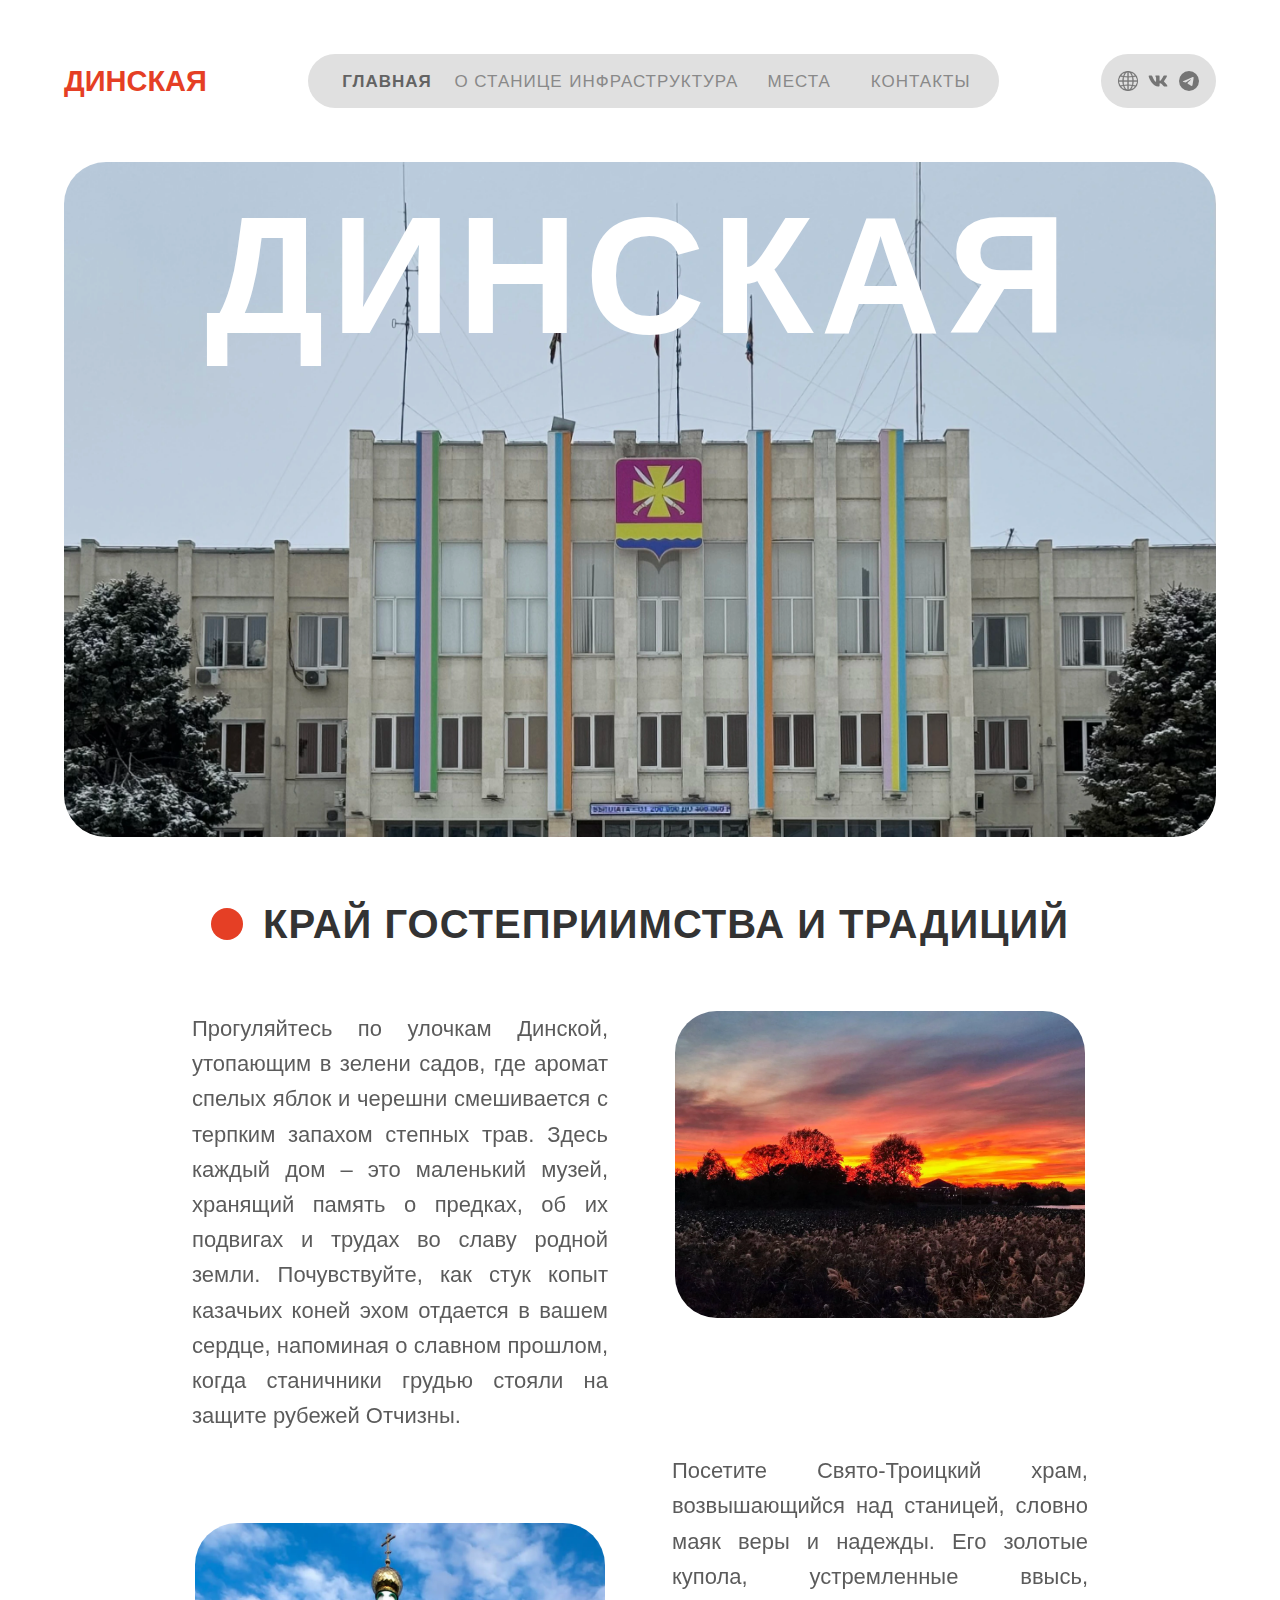
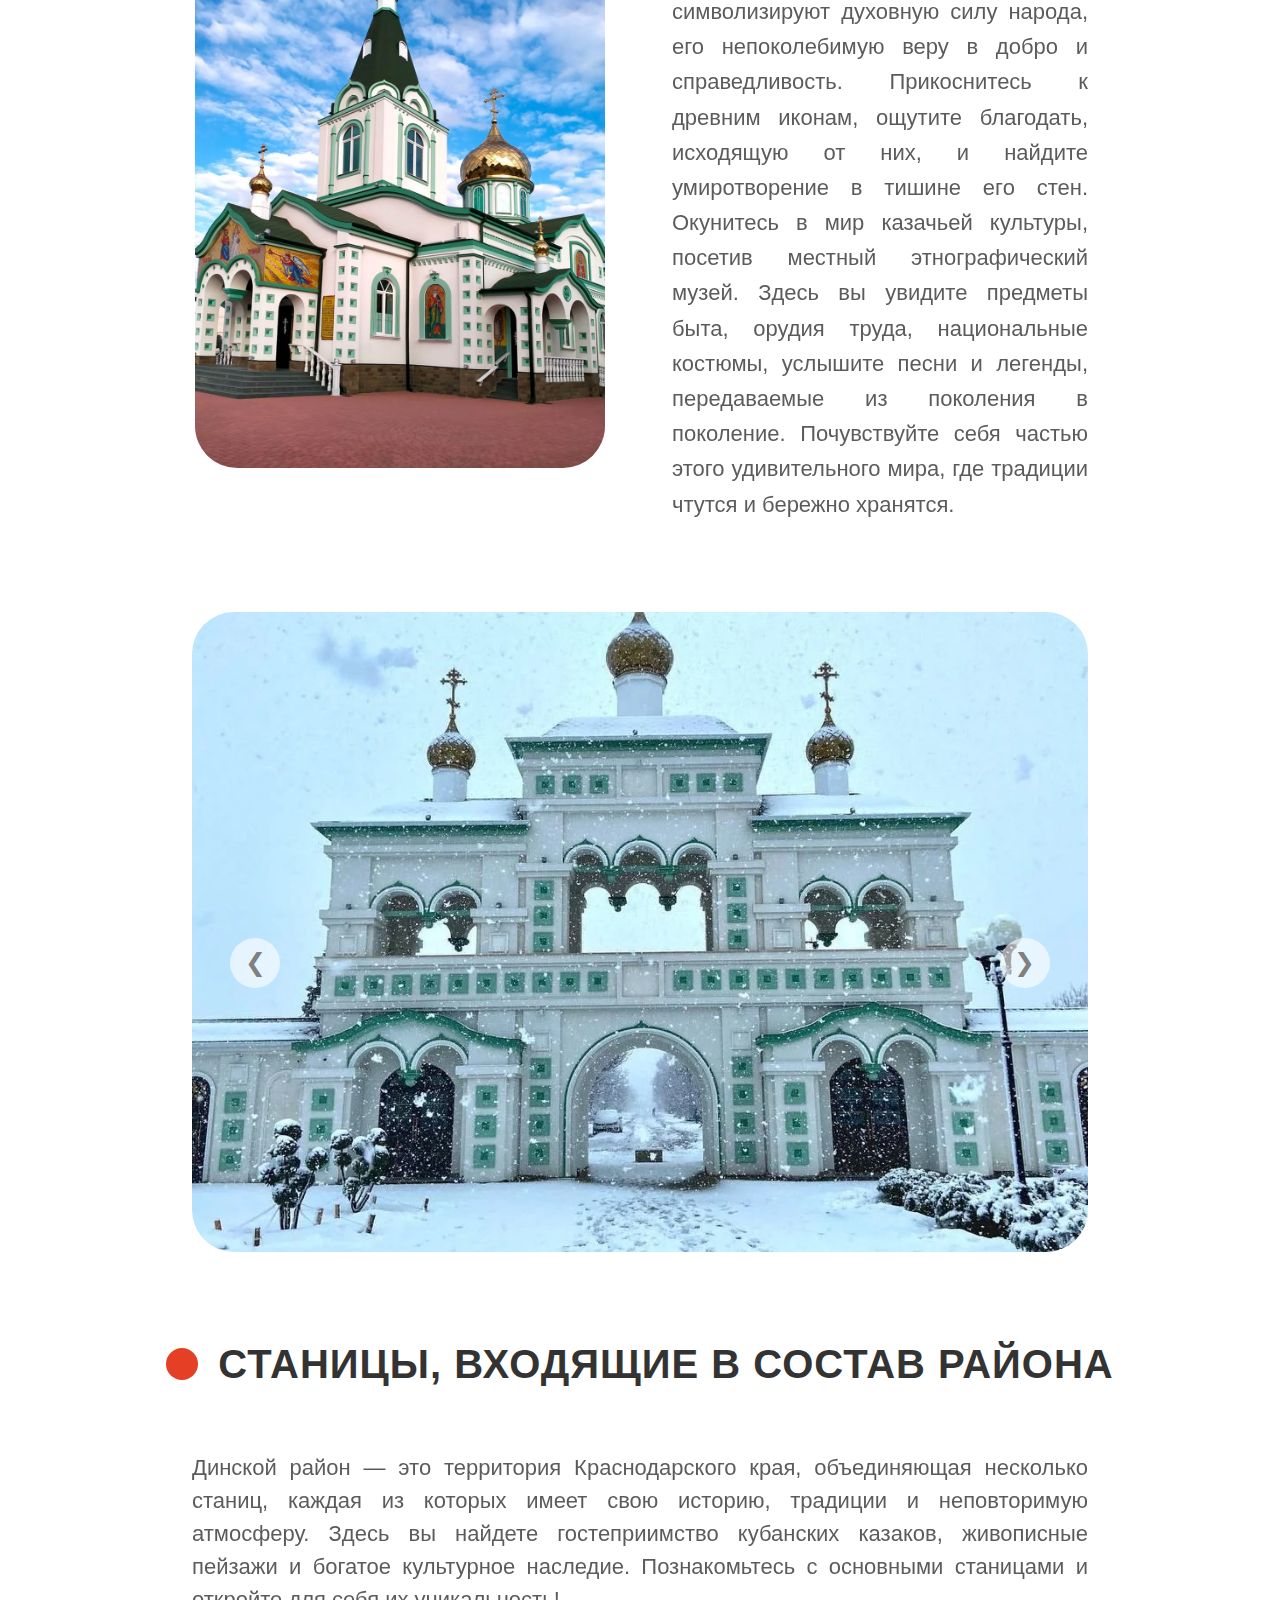
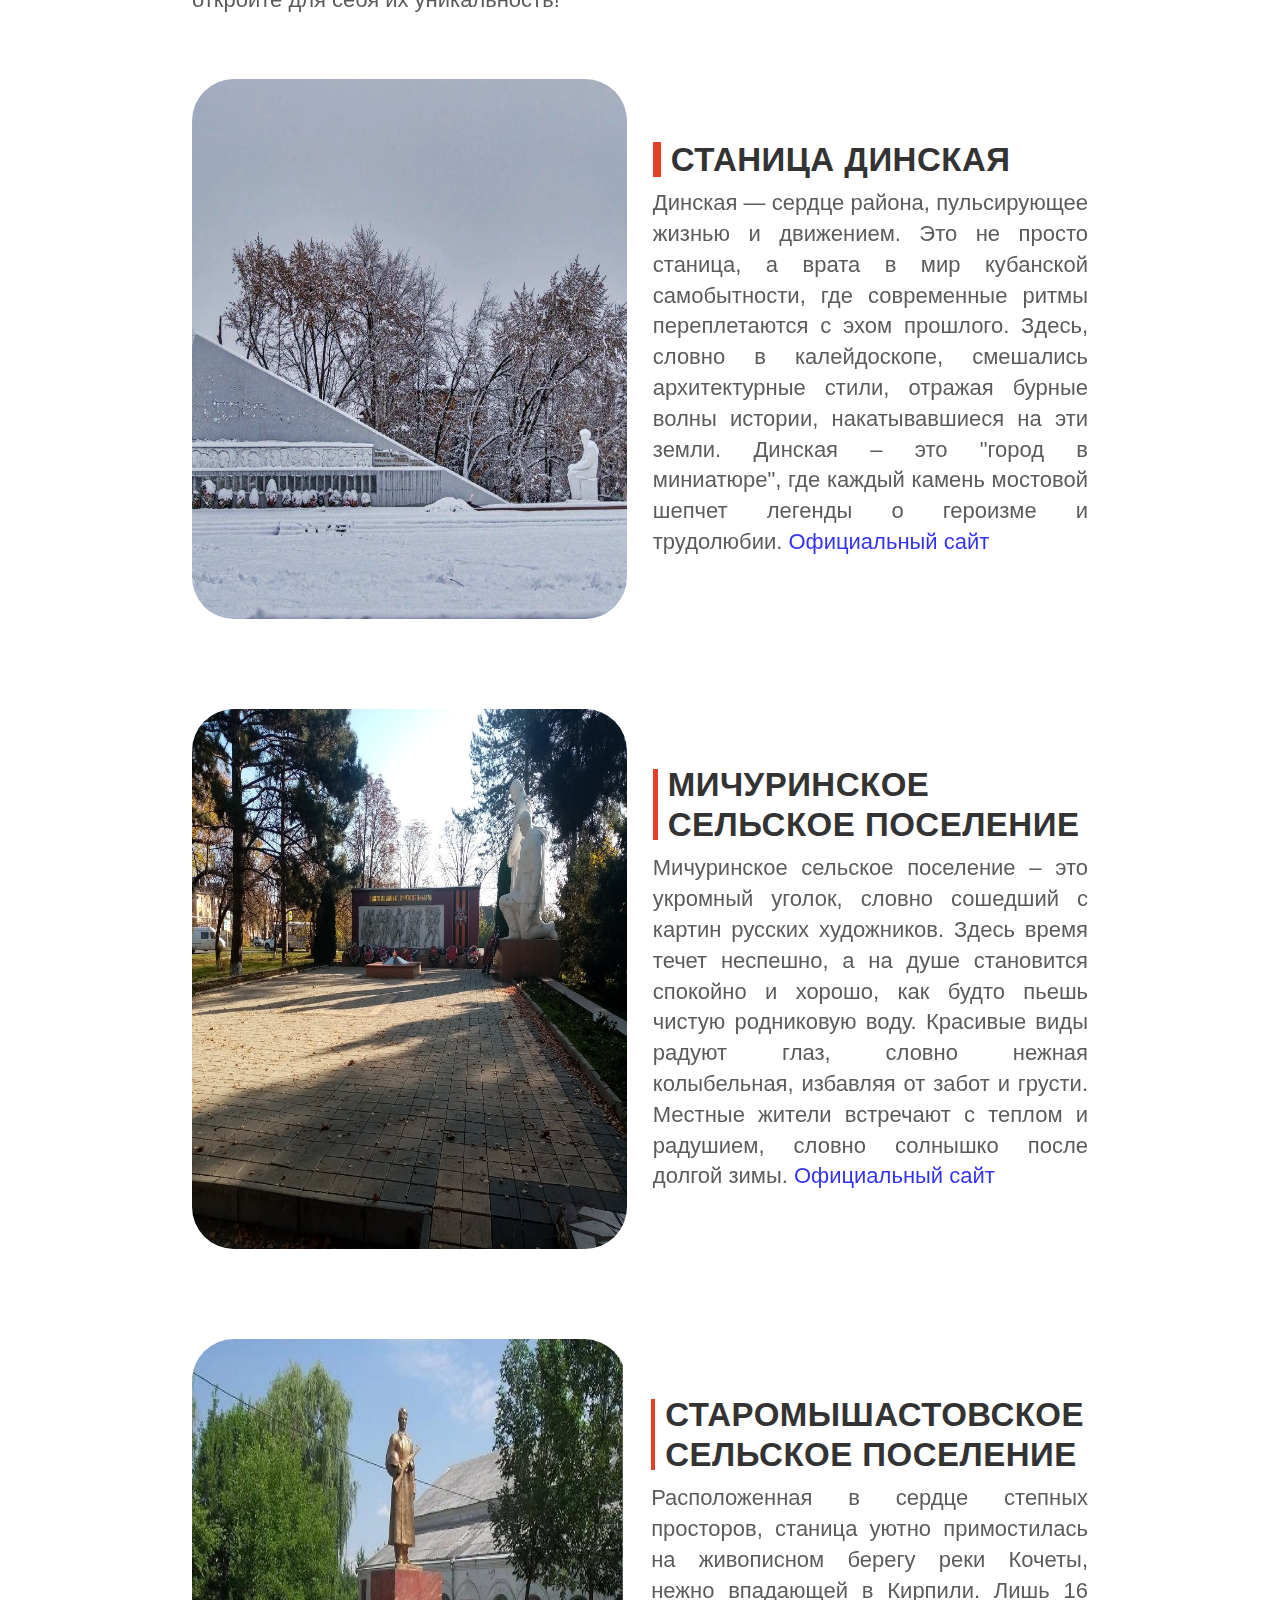
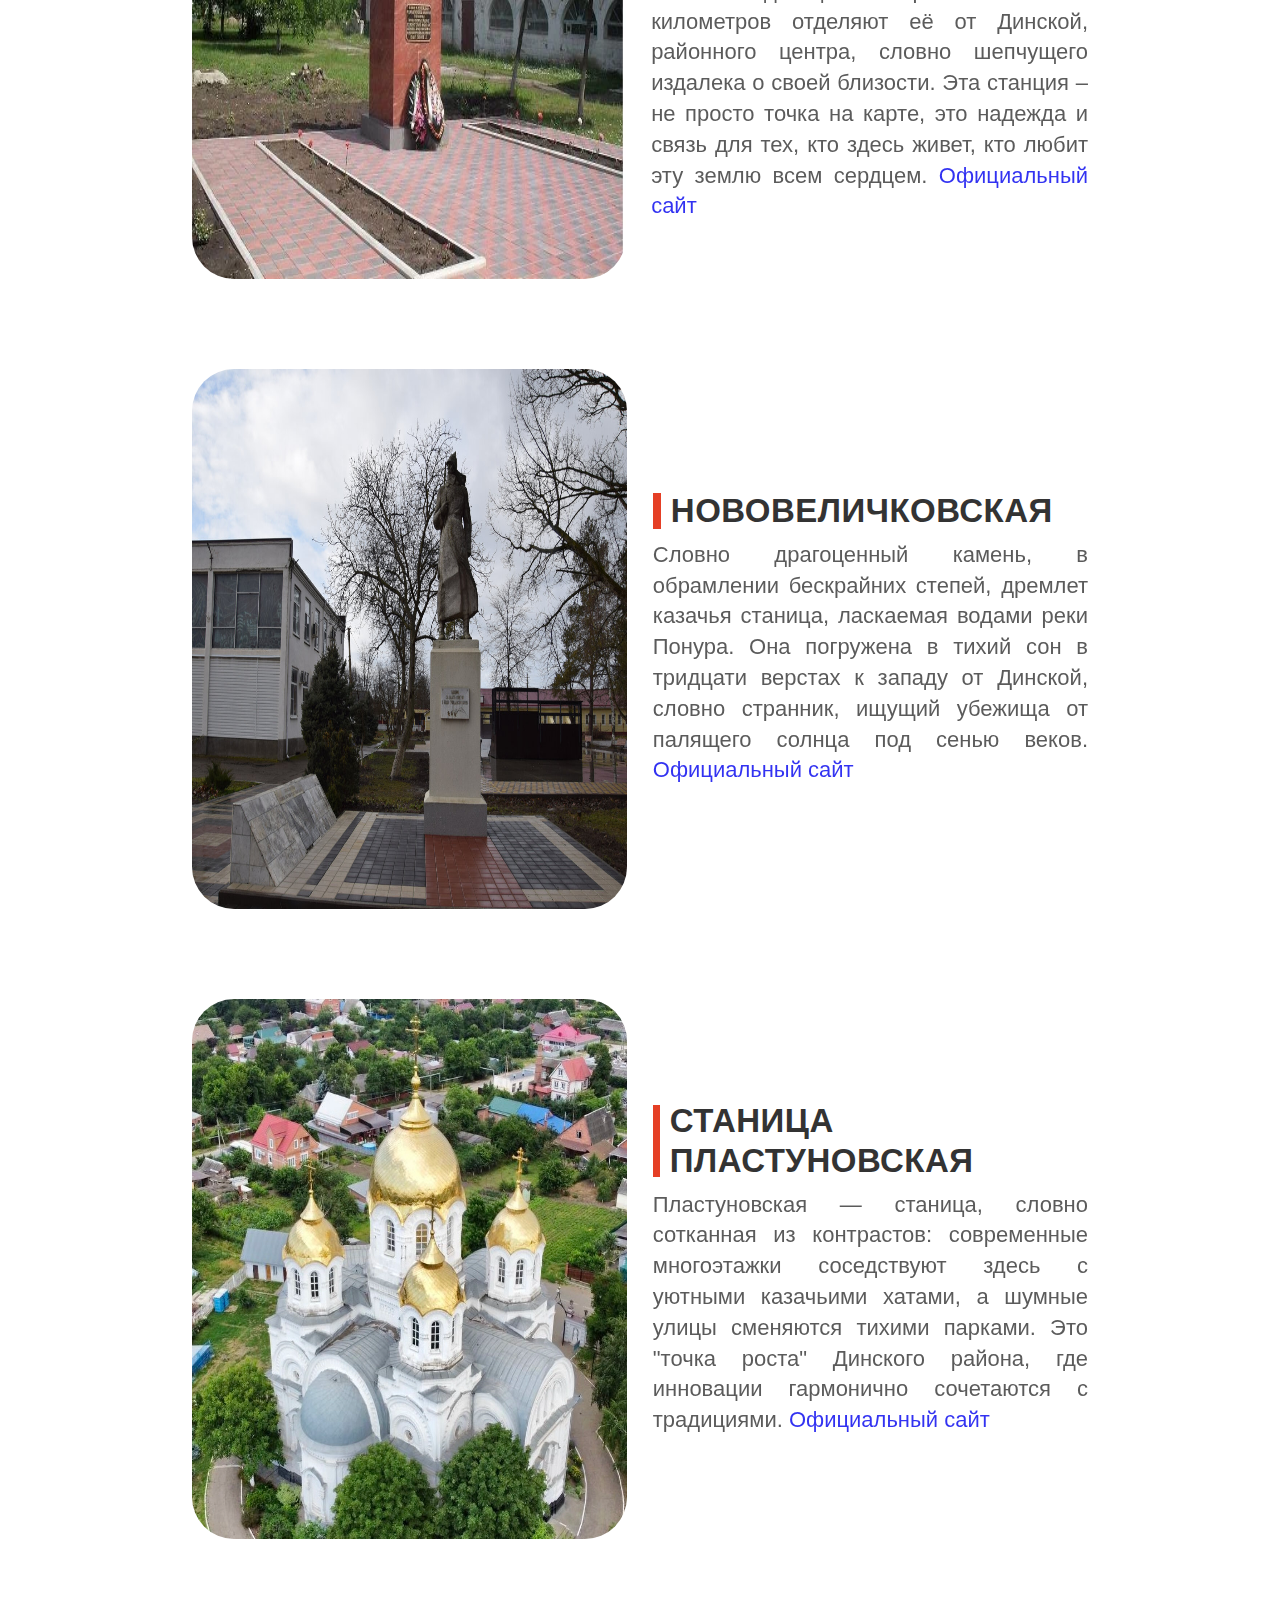
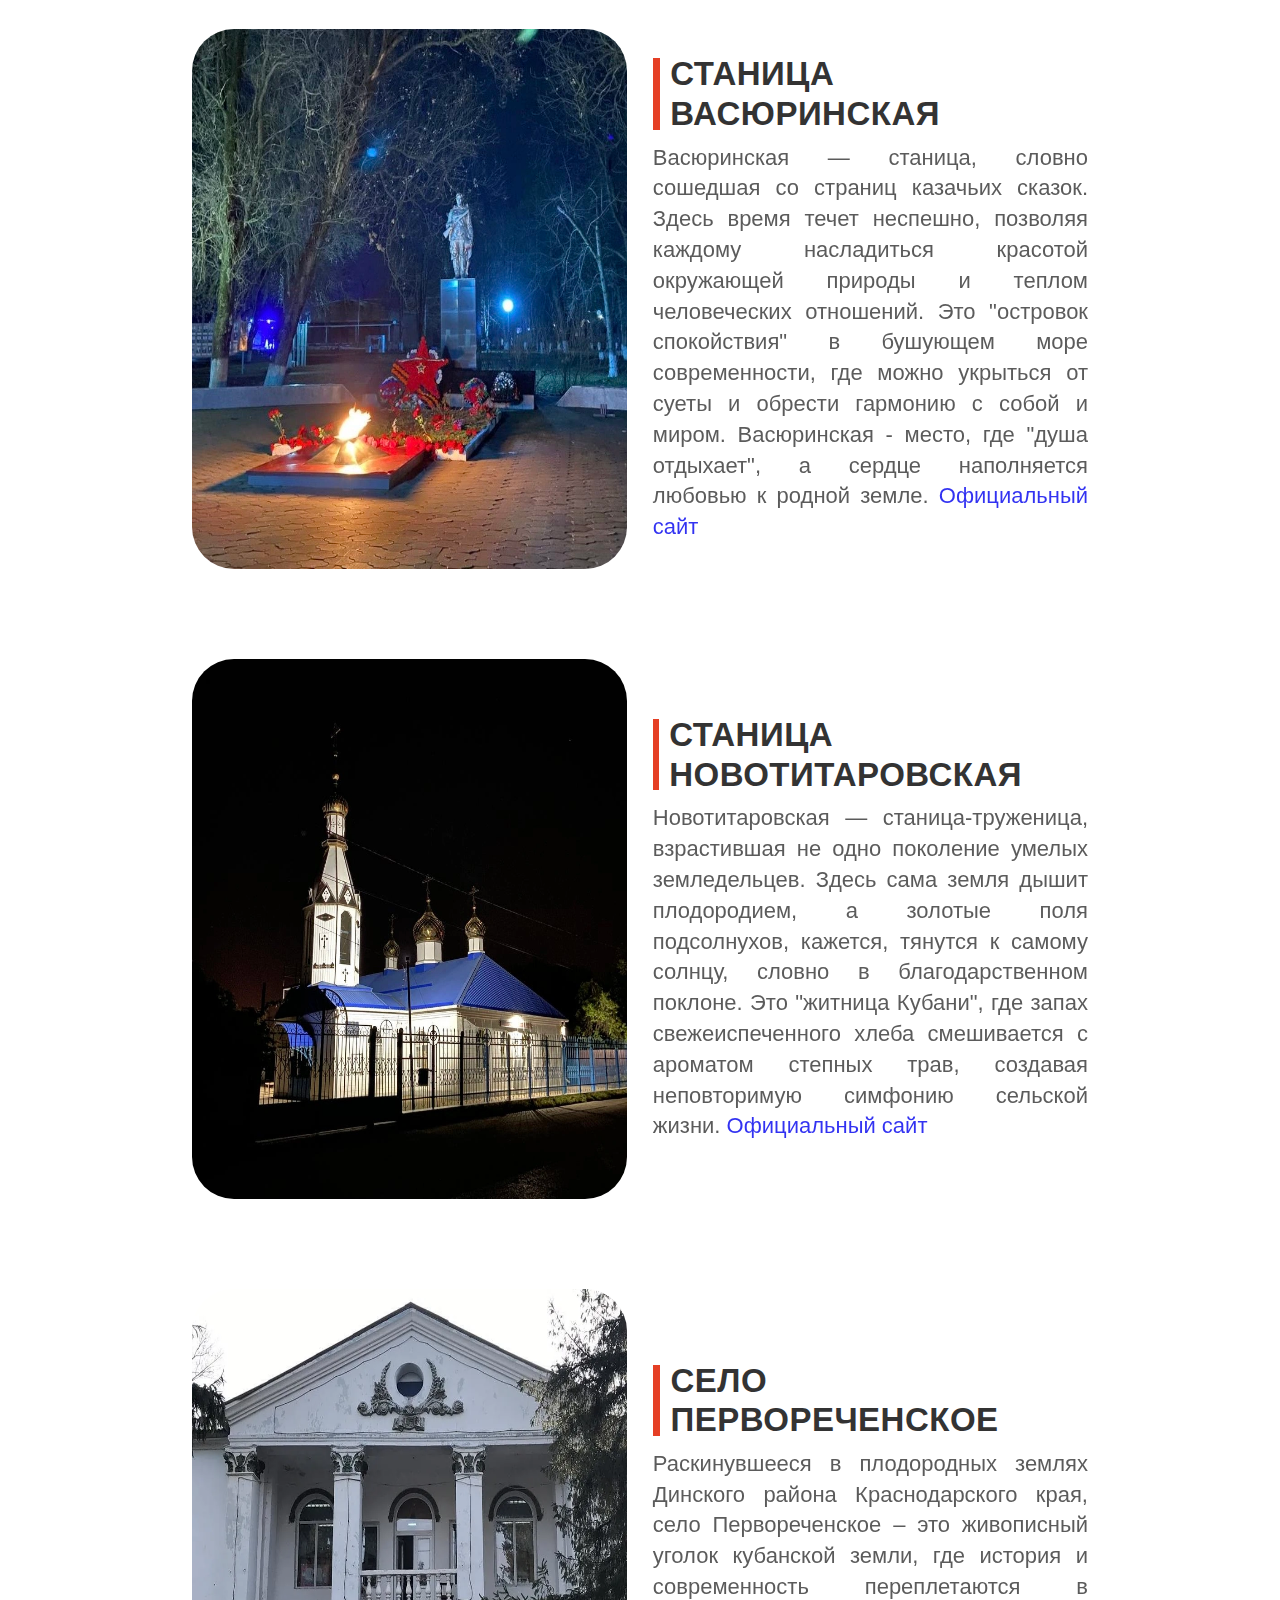
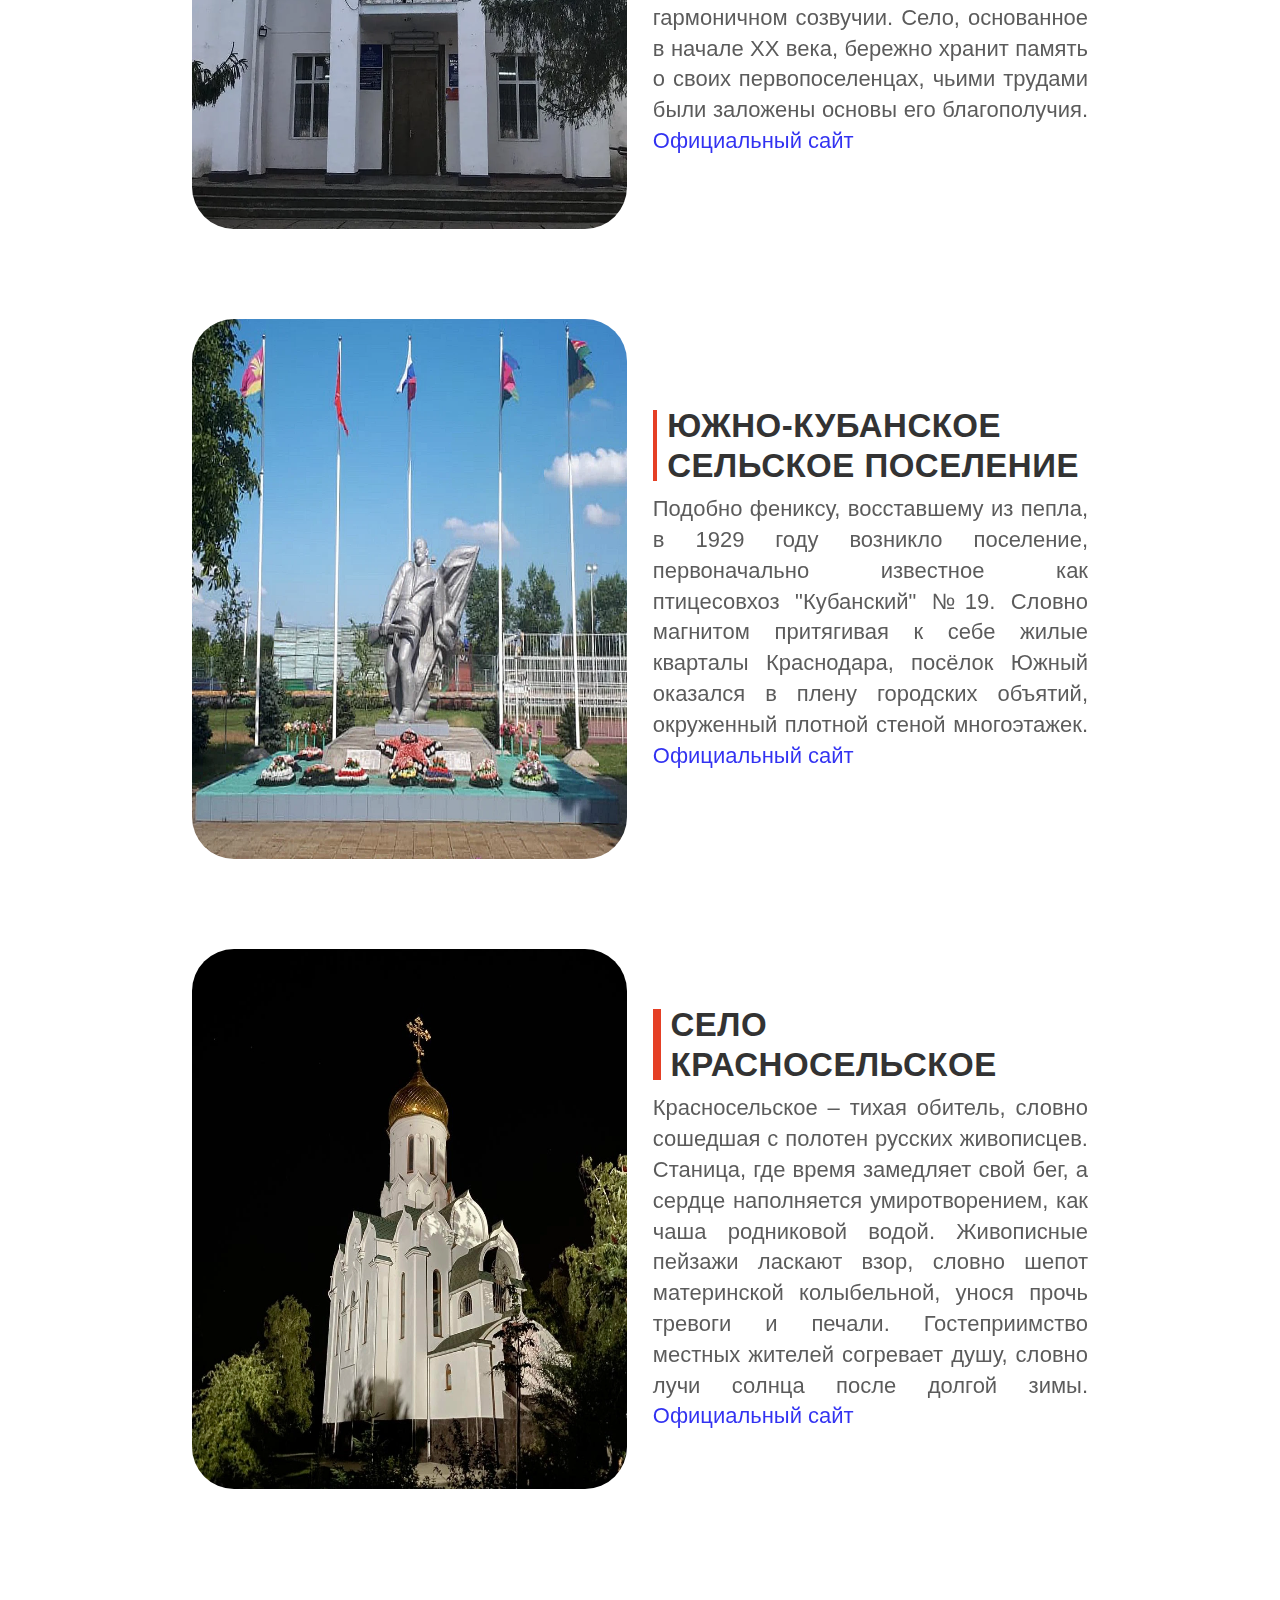
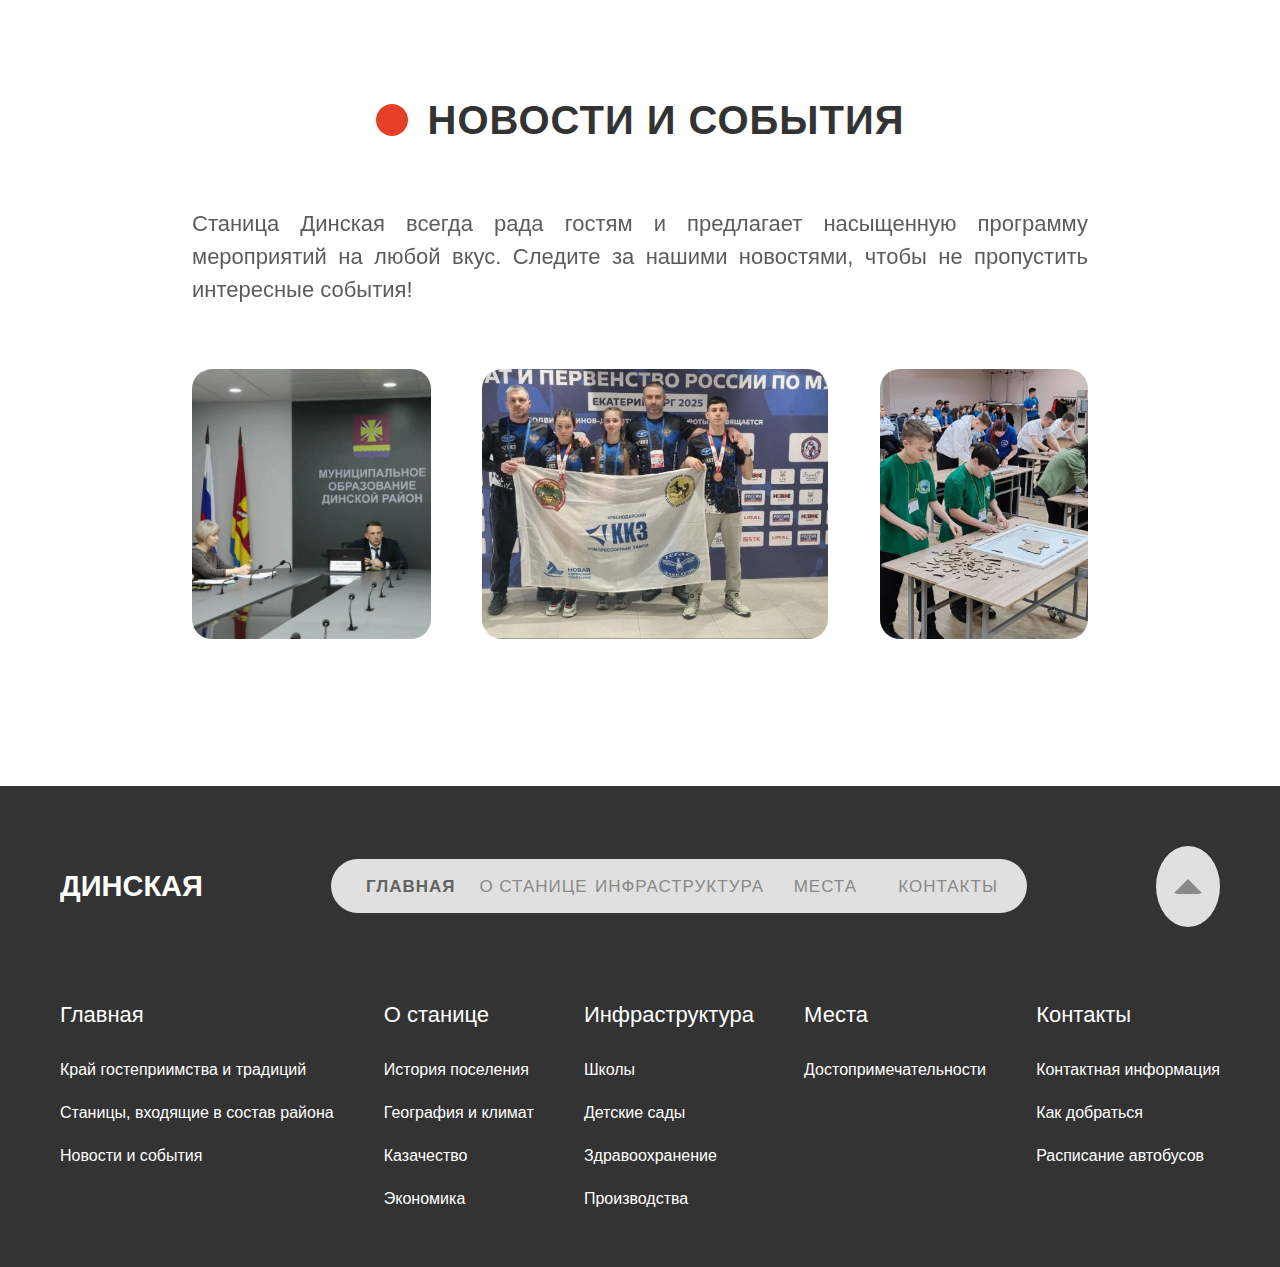
<file: web-portfolio/index.html>
<!DOCTYPE html>
<html lang="en">
<head>
<meta charset="UTF-8" />
<meta name="viewport" content="width=device-width, initial-scale=1.0" />
<title>ДИНСКАЯ</title>

<link rel="shortcut icon" href="images/gerb.png">

<link rel="stylesheet" href="index.css" />
<link rel="preconnect" href="https://fonts.googleapis.com" />
<link rel="preconnect" href="https://fonts.gstatic.com" crossorigin />
<link href="https://fonts.googleapis.com/css2?family=Inter+Tight:ital,wght@0,100..900;1,100..900&display=swap" rel="stylesheet"/>

<script src="main.js" defer></script>
</head>

<body>
<header>
  <div class="header-wrapper">
    <a href="index.html" class="dinskaya-header">Динская</a>
    <nav class="nav-header">
      <a href="index.html" class="menu-1">Главная</a>
      <a href="about.html" class="menu-2">О станице</a>
     <a href="infos.html" class="menu-3">Инфраструктура</a>
      <a href="places.html" class="menu-4">Места</a>
      <a href="contacts.html" class="menu-5">Контакты</a>
    </nav>
    <div class="social-media">
      <a href="https://dinskoi-raion.ru/" target="_blank"><img src="images/Web-Icon.png" alt="web" class="web"
      /></a>
      <a href="https://vk.com/dinskoi_raion" target="_blank"><img src="images/vk.svg" alt="vk" class="vk"
      /></a>
      <a href="https://t.me/dinskaya23" target="_blank"><img src="images/telegram.svg" alt="tg" class="tg"
      /></a>
    </div>
  </div>
</header>

<div class="block-1">
  <div class="background-image">
    <img src="images/main.webp" alt="Background" />
  </div>
  <h1 class="title">ДИНСКАЯ</h1>
</div>

<div class="block-2" id="section-1-1">
  <div class="title-med">
    <div class="dot-h2"></div>
    <h2 class="title-h2">Край гостеприимства и традиций</h2>
  </div>
  <div class="content-wrapper-2">
    <div class="left-side">
      <p>Прогуляйтесь по улочкам Динской, утопающим в зелени садов, где аромат спелых яблок и черешни смешивается с терпким запахом степных трав. Здесь каждый дом – это маленький музей, хранящий память о предках, об их подвигах и трудах во славу родной земли. Почувствуйте, как стук копыт казачьих коней эхом отдается в вашем сердце, напоминая о славном прошлом, когда станичники грудью стояли на защите рубежей Отчизны.
      </p>
      <div>
        <img src="images/church.webp" alt="dinskaya-church"  class="image-1"/>
      </div>
    </div>
    <div class="right-side">
      <div>
        <img src="images/field.webp" alt="dinskaya-field"  class="image-2"/>
      </div>
      <p>
       Посетите Свято-Троицкий храм, возвышающийся над станицей, словно маяк веры и надежды. Его золотые купола, устремленные ввысь, символизируют духовную силу народа, его непоколебимую веру в добро и справедливость. Прикоснитесь к древним иконам, ощутите благодать, исходящую от них, и найдите умиротворение в тишине его стен.
      Окунитесь в мир казачьей культуры, посетив местный этнографический музей. Здесь вы увидите предметы быта, орудия труда, национальные костюмы, услышите песни и легенды, передаваемые из поколения в поколение. Почувствуйте себя частью этого удивительного мира, где традиции чтутся и бережно хранятся.</p>
    </div>
  </div>
  <div class="conent-wrapper-2-2">
    <div class="slider-1">
      <div class="slides">
        <div class="slide">
          <img src="images/slider-1.webp" alt="Photo 1" />
        </div>
        <div class="slide">
          <img src="images/slider-2.webp" alt="Photo 2" />
        </div>
        <div class="slide">
          <img src="images/slider-3.webp" alt="Photo 3" />
        </div>
      </div>
      <button class="prev-btn">&#10094;</button>
      <button class="next-btn">&#10095;</button>
    </div>
  </div>
</div>

<div class="block-3" id="section-1-2">
  <div class="title-med">
    <div class="dot-h2"></div>
    <h2 class="title-h2">Станицы, входящие в состав района</h2>
  </div>
  <div class="content-wrapper-3">
    <p class="text">
      Динской район — это территория Краснодарского края, объединяющая
      несколько станиц, каждая из которых имеет свою историю, традиции и
      неповторимую атмосферу. Здесь вы найдете гостеприимство кубанских
      казаков, живописные пейзажи и богатое культурное наследие.
      Познакомьтесь с основными станицами и откройте для себя их
      уникальность!
    </p>

    <div class="stanitsa-wrapper">
      <div class="stanitsa">
        <img class="stanitsa_left" src="images/stanitsa-1.webp" alt="stanitsa" />
        <div class="stanitsa_right">
          <div class="title-small">
            <div class="bar-h3"></div>
            <h3 class="title-h3">Станица Динская</h3>
          </div>
          <p class="stanitsa_right_bottom"> Динская — сердце района, пульсирующее жизнью и движением. 
           Это не просто станица, а врата в мир кубанской самобытности, где современные 
           ритмы переплетаются с эхом прошлого. Здесь, словно в калейдоскопе, смешались архитектурные 
           стили, отражая бурные волны истории, накатывавшиеся на эти земли. Динская – это "город в миниатюре",   
           где каждый камень мостовой шепчет легенды о героизме и трудолюбии.
           <a href="https://dinskoi-raion.ru/?template=default&ref=xranks">Официальный сайт</a>
          </p>
        </div>
      </div>

      <div class="stanitsa">
        <img class="stanitsa_left" src="images/church3" alt="stanitsa" />
        <div class="stanitsa_right">
          <div class="title-small">
            <div class="bar-h3"></div>
            <h3 class="title-h3">Мичуринское сельское поселение</h3>
          </div>
          <p class="stanitsa_right_bottom"> Мичуринское сельское поселение – это укромный уголок, словно сошедший с картин русских художников. Здесь время течет неспешно, а на душе становится спокойно и хорошо, как будто пьешь чистую родниковую воду. Красивые виды радуют глаз, словно нежная колыбельная, избавляя от забот и грусти. Местные жители встречают с теплом и радушием, словно солнышко после долгой зимы.
          <a href="https://michurinskoe.org/f_pages/istoriya-mwteec1m9x8c"> Официальный сайт</a>
          </p>
        </div>
      </div>

        <div class="stanitsa">
          <img class="stanitsa_left" src="images/church6.webp" alt="stanitsa" />
        <div class="stanitsa_right">
            <div class="title-small">
              <div class="bar-h3"></div>
              <h3 class="title-h3">Старомышастовское сельское поселение</h3>
            </div>
            <p class="stanitsa_right_bottom">
              Расположенная в сердце степных просторов, станица уютно примостилась на живописном берегу реки Кочеты, 
              нежно впадающей в Кирпили. Лишь 16 километров отделяют её от Динской, районного центра, словно шепчущего 
              издалека о своей близости.
              Эта станция – не просто точка на карте, это надежда и связь для тех, кто здесь живет, 
              кто любит эту землю всем сердцем. 
                <a href="http://staromyshastovskaja.ru/pamyatniki-arkhitektury-i-pamyatnye-mesta-llgx1duvor8"> Официальный сайт</a>
        
            </p>
          </div>
        </div>

        <div class="stanitsa">
          <img class="stanitsa_left" src="images/church5.jfif" alt="stanitsa" />
        <div class="stanitsa_right">
            <div class="title-small">
              <div class="bar-h3"></div>
              <h3 class="title-h3">Нововеличковская</h3>
            </div>
            <p class="stanitsa_right_bottom">
              Словно драгоценный камень, в обрамлении бескрайних степей, дремлет казачья станица, 
              ласкаемая водами реки Понура. Она погружена в тихий сон в тридцати верстах к западу от Динской, 
              словно странник, ищущий убежища от палящего солнца под сенью веков.
              <a href="https://novovelichkovskaya.ru/mdfuzm163f3c/informatsiya-o-poselenii.html"> Официальный сайт</a>
            </p>
          </div>
        </div>

        <div class="stanitsa">
          <img class="stanitsa_left" src="images/stanitsa-2.webp" alt="stanitsa" />
          <div class="stanitsa_right">
            <div class="title-small">
              <div class="bar-h3"></div>
              <h3 class="title-h3">Станица Пластуновская</h3>
            </div>
            <p class="stanitsa_right_bottom">
            Пластуновская — станица, словно сотканная из контрастов: современные многоэтажки 
            соседствуют здесь с уютными казачьими хатами, а шумные улицы сменяются тихими парками. 
            Это "точка роста" Динского района, где инновации гармонично сочетаются с традициями. 
            <a href=" https://plastunovskoe.ru/">Официальный сайт</a>
            </p>
          </div>
        </div>

        <div class="stanitsa">
          <img class="stanitsa_left" src="images/stanitsa-3.webp" alt="stanitsa" />
          <div class="stanitsa_right">
            <div class="title-small">
              <div class="bar-h3"></div>
              <h3 class="title-h3">Станица Васюринская</h3>
            </div>
            <p class="stanitsa_right_bottom">
            Васюринская — станица, словно сошедшая со страниц казачьих сказок. 
            Здесь время течет неспешно, позволяя каждому насладиться красотой окружающей природы 
            и теплом человеческих отношений. Это "островок спокойствия" в бушующем море современности,
              где можно укрыться от суеты и обрести гармонию с собой и миром. Васюринская - место, где "душа отдыхает",
              а сердце наполняется любовью к родной земле.
              <a href="https://vasyurinskaya.ru/">Официальный сайт</a>
            </p>
          </div>
        </div>

        <div class="stanitsa">
          <img class="stanitsa_left" src="images/stanitsa-4.webp" alt="stanitsa" />
          <div class="stanitsa_right">
            <div class="title-small">
              <div class="bar-h3"></div>
              <h3 class="title-h3">Станица Новотитаровская</h3>
            </div>
            <p class="stanitsa_right_bottom">
            Новотитаровская — станица-труженица, взрастившая не одно поколение умелых земледельцев. 
            Здесь сама земля дышит плодородием, а золотые поля подсолнухов, кажется, тянутся к самому солнцу,
              словно в благодарственном поклоне. Это "житница Кубани", где запах свежеиспеченного хлеба смешивается
              с ароматом степных трав, создавая неповторимую симфонию сельской жизни.
                <a href="https://novotitarovskaya.info/">Официальный сайт</a>
            </p>
          </div>
        </div>

        <div class="stanitsa">
          <img class="stanitsa_left" src="images/church4" alt="stanitsa" />
          <div class="stanitsa_right">
            <div class="title-small">
              <div class="bar-h3"></div>
              <h3 class="title-h3">Село Первореченское</h3>
            </div>
            <p class="stanitsa_right_bottom">
            Раскинувшееся в плодородных землях Динского района Краснодарского края, 
            село Первореченское – это живописный уголок кубанской земли, где история и 
            современность переплетаются в гармоничном созвучии. Село, основанное в начале XX века, 
            бережно хранит память о своих первопоселенцах, чьими трудами были заложены основы его благополучия.
            
                <a href="https://www.pervorechenskoe.ru/index.php/">Официальный сайт</a>
            </p>
          </div>
        </div>

        <div class="stanitsa">
          <img class="stanitsa_left" src="images/church7.webp" alt="stanitsa" />
          <div class="stanitsa_right">
            <div class="title-small">
              <div class="bar-h3"></div>
              <h3 class="title-h3">Южно-Кубанское сельское поселение</h3>
            </div>
            <p class="stanitsa_right_bottom">
            Подобно фениксу, восставшему из пепла, в 1929 году возникло поселение, первоначально известное как птицесовхоз 
            "Кубанский" №19. Словно магнитом притягивая к себе жилые кварталы Краснодара, посёлок Южный оказался в плену 
            городских объятий, окруженный плотной стеной многоэтажек.           
                <a href="https://yug-kubanskoe.ru/">Официальный сайт</a>
            </p>
          </div>
        </div>


        <div class="stanitsa">
          <img class="stanitsa_left" src="images/stanitsa-5.webp" alt="stanitsa" />
          <div class="stanitsa_right">
            <div class="title-small">
              <div class="bar-h3"></div>
              <h3 class="title-h3">Село Красносельское</h3>
            </div>
            <p class="stanitsa_right_bottom">
              Красносельское – тихая обитель, словно сошедшая с полотен русских живописцев. 
              Станица, где время замедляет свой бег, а сердце наполняется умиротворением, как чаша родниковой водой. 
              Живописные пейзажи ласкают взор, словно шепот материнской колыбельной, унося прочь тревоги и печали. 
              Гостеприимство местных жителей согревает душу, словно лучи солнца после долгой зимы. 
                <a href="https://krasnoselskoe.vbglenobl.ru/">Официальный сайт</a>
            </p>
          </div>
        </div>
    </div>
  </div>
</div>

<div class="block-4" id="section-1-3">
  <div class="title-med">
    <div class="dot-h2"></div>
    <h2 class="title-h2">Новости и события</h2>
  </div>
  <div class="content-wrapper-4">
    <p class="text">
      Станица Динская всегда рада гостям и предлагает насыщенную программу
      мероприятий на любой вкус. Следите за нашими новостями, чтобы не
      пропустить интересные события!
    </p>
    <div class="news-main-wrapper">
      <a href="https://gazeta-rvs.ru/">
        <div class="news-wrapper">
          <img src="images/news-1.webp" alt="Новости" />
          <div class="overlay-text">
            Исполняющий обязанности главы Динского района провел личный прием
            граждан.
          </div>
          <div class="corner-decor top-left"></div>
          <div class="corner-decor top-right"></div>
          <div class="corner-decor bottom-left"></div>
          <div class="corner-decor bottom-right"></div>
        </div>
      </a>
      <a href="https://tribuna-neo.ru/news">
        <div class="news-wrapper">
          <img src="images/news-3.webp" alt="Новости" />
          <div class="overlay-text">
            Наши земляки стали призерами тридцатого юбилейного чемпионата и
            первенства России по муатай.
          </div>
          <div class="corner-decor top-left"></div>
          <div class="corner-decor top-right"></div>
          <div class="corner-decor bottom-left"></div>
          <div class="corner-decor bottom-right"></div>
        </div>
      </a>
      <a href="https://kuban24.tv/item/tag/dinskoj-rajon">
        <div class="news-wrapper">
          <img src="images/news-2.webp" alt="Новости" />
          <div class="overlay-text">
            Ребята из МАОУ СОШ №4 блестяще проявили себя на экологическом
            слёте «Наша Планета»!
          </div>
          <div class="corner-decor top-left"></div>
          <div class="corner-decor top-right"></div>
          <div class="corner-decor bottom-left"></div>
          <div class="corner-decor bottom-right"></div>
        </div>
      </a>
      
    </div>
  </div>
</div>

<footer>
  <div class="footer-wrapper">
    <div class="top-footer">
      <a href="index.html" class="dinskaya-footer">Динская</a>
      <nav class="nav-header">
        <a href="index.html" class="menu-1">Главная</a>
        <a href="about.html" class="menu-2">О станице</a>
        <a href="infos.html" class="menu-3">Инфраструктура</a>
        <a href="places.html" class="menu-4">Места</a>
        <a href="contacts.html" class="menu-5">Контакты</a>
      </nav>
      <button class="scroll-to-top-btn">
        <span class="arrow-up"></span>
      </button>
    </div>
    <div class="bottom-footer">
      <ul class="page-content">
        <li><a href="index.html" class="footer-text">Главная</a></li>
        <li><a href="index.html#section-1-1" class="smooth-scroll">Край гостеприимства и традиций</a></li>
        <li><a href="index.html#section-1-2" class="smooth-scroll">Станицы, входящие в состав района</a></li>
        <li><a href="index.html#section-1-3" class="smooth-scroll">Новости и события</a></li>
      </ul>
      <ul class="page-content">
        <li><a href="about.html" class="footer-text">О станице</a></li>
        <li><a href="about.html#section-2-1" class="smooth-scroll">История поселения</a></li>
        <li><a href="about.html#section-2-2" class="smooth-scroll">География и климат</a></li>
        <li><a href="about.html#section-2-3" class="smooth-scroll">Казачество</a></li>
        <li><a href="about.html#section-2-4" class="smooth-scroll">Экономика </a></li>
      </ul>
      <ul class="page-content">
        <li><a href="infos.html" class="footer-text">Инфраструктура</a></li>
        <li><a href="infos.html#section-5-1" class="smooth-scroll">Школы</a></li>
        <li><a href="infos.html#section-5-4" class="smooth-scroll">Детские сады</a></li>
        <li><a href="infos.html#section-5-2" class="smooth-scroll">Здравоохранение</a></li>
        <li><a href="infos.html#section-5-3" class="smooth-scroll">Производства</a></li>



      </ul>
      <ul class="page-content">
        <li><a href="places.html" class="footer-text">Места</a></li>
        <li><a href="places.html#section-3-1" class="smooth-scroll">Достопримечательности</a></li>
      </ul>
      <ul class="page-content">
        <li><a href="contacts.html" class="footer-text">Контакты</a></li>
        <li><a href="contacts.html#section-4-1" class="smooth-scroll">Контактная информация</a></li>
        <li><a href="contacts.html#section-4-2" class="smooth-scroll">Как добраться</a></li>
        <li><a href="contacts.html#section-4-3" class="smooth-scroll">Расписание автобусов</a></li>
      </ul>
    </div>
  </div>
</footer>
</body>
</html>
</file>
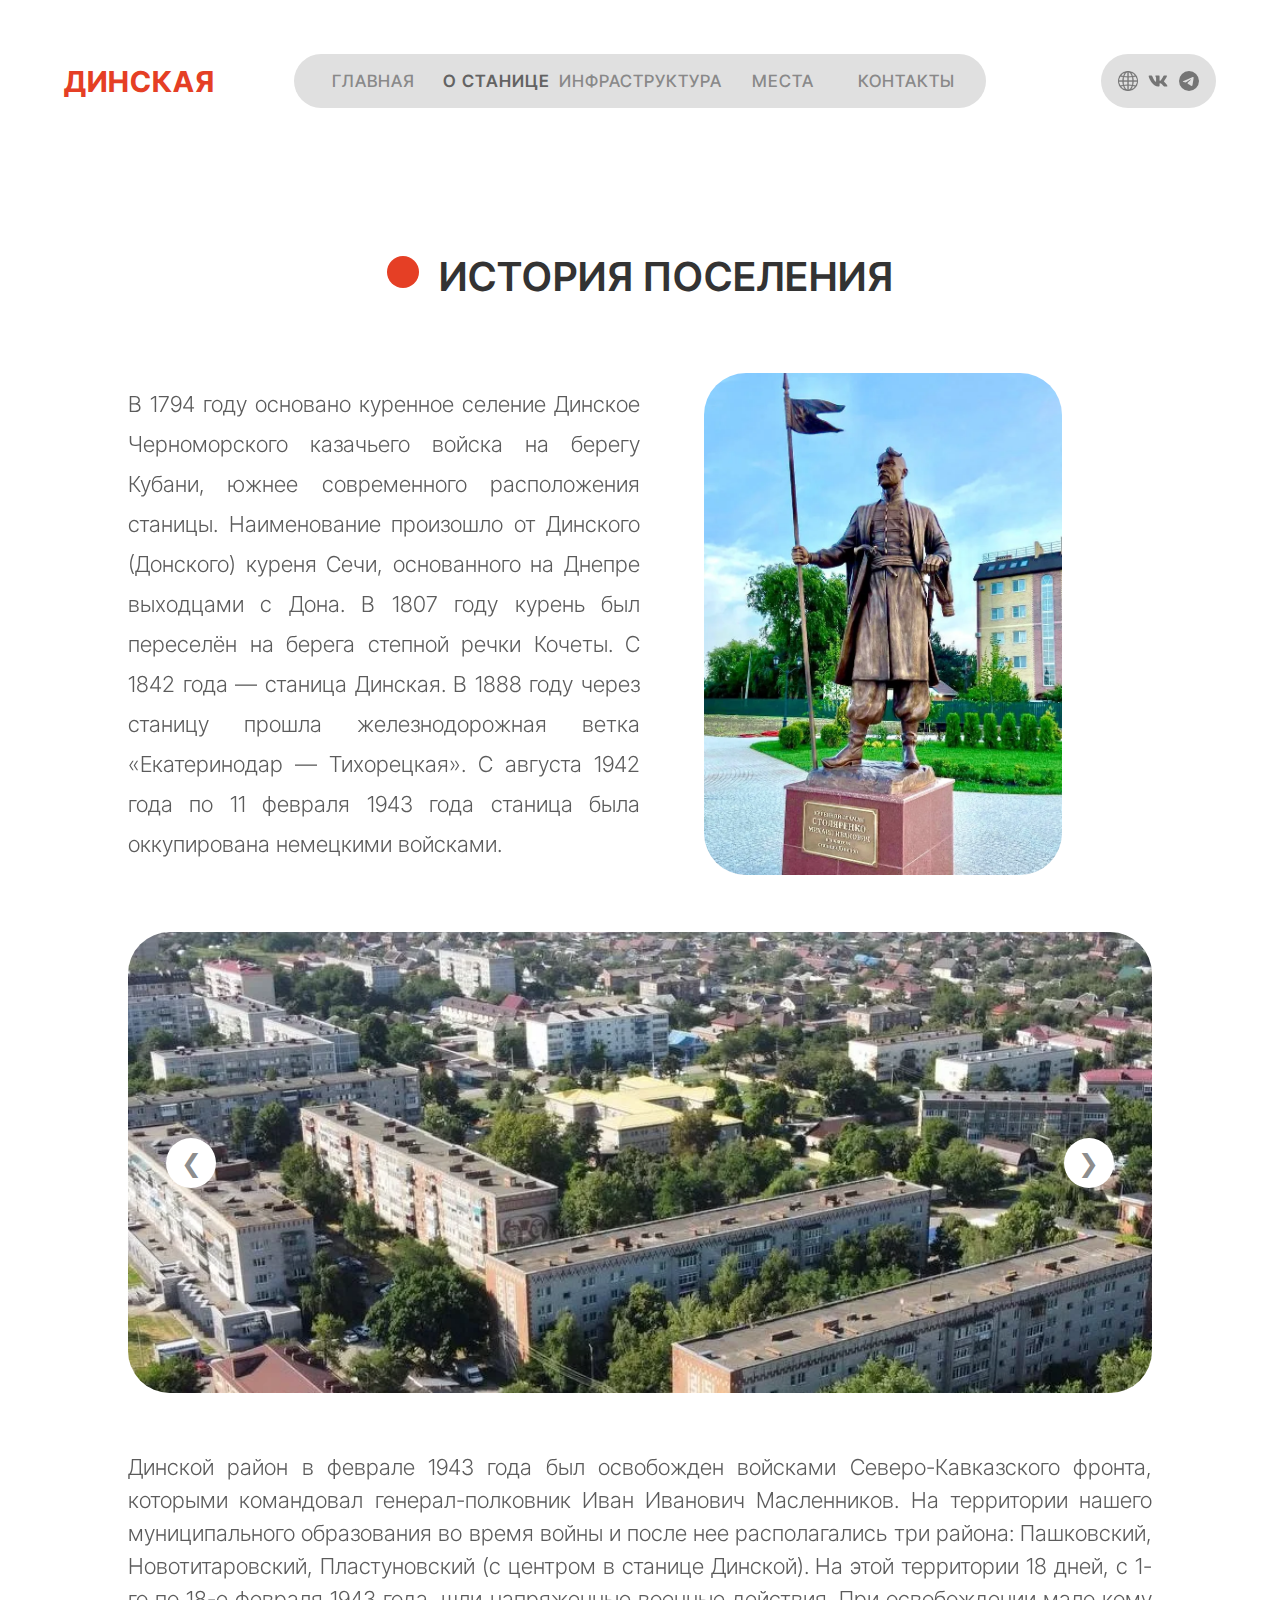
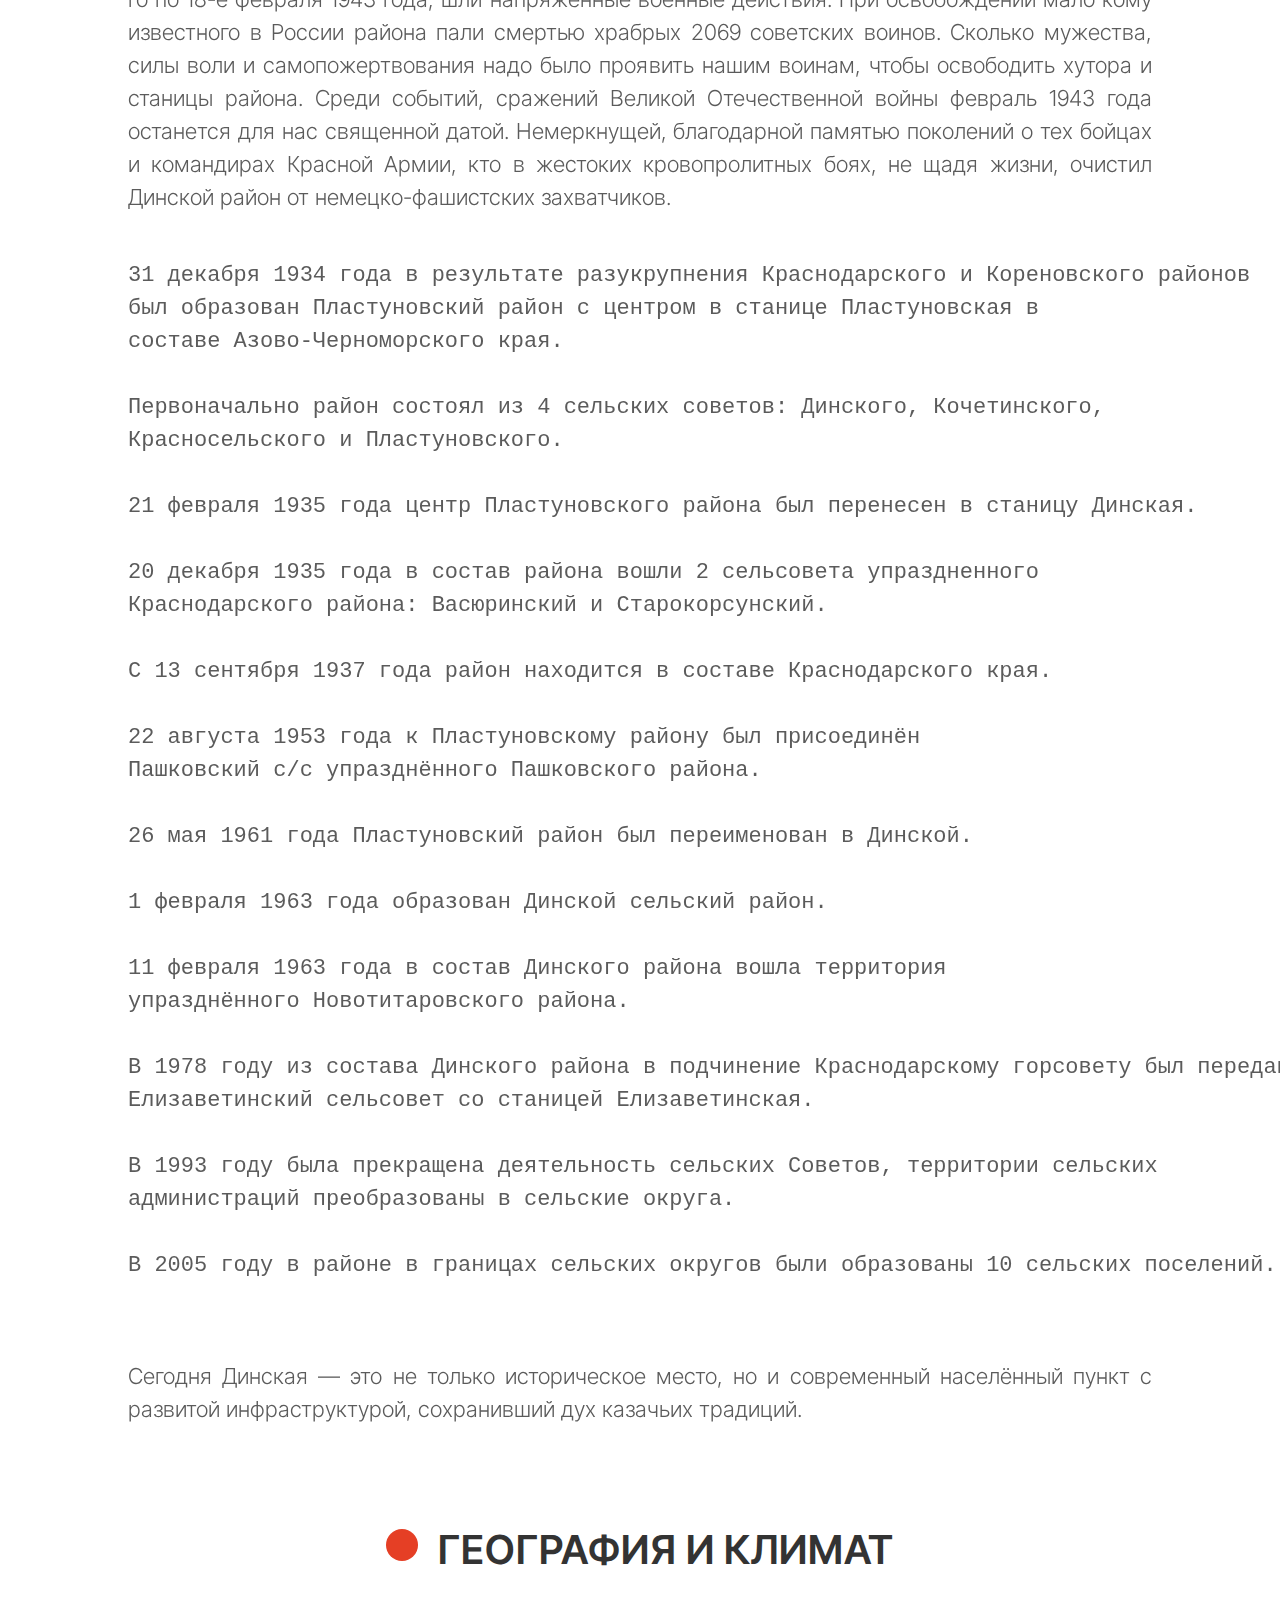
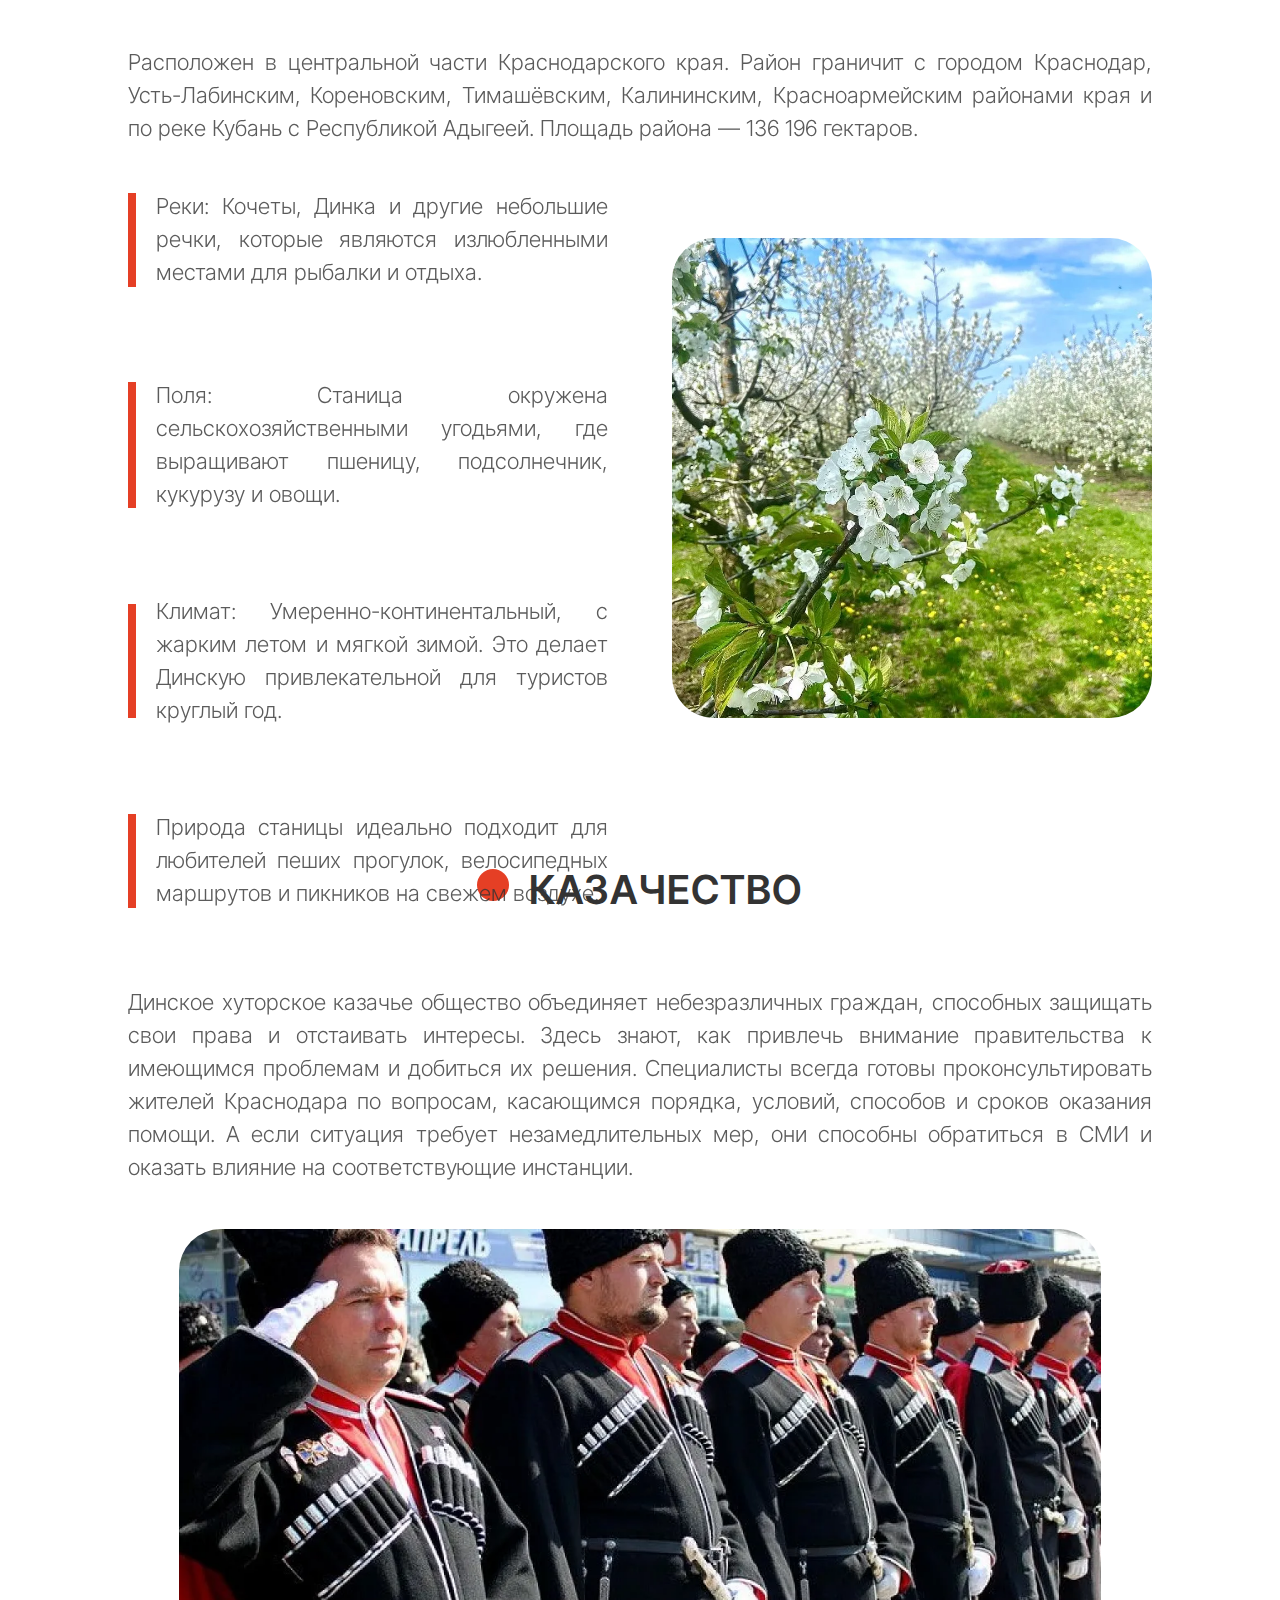
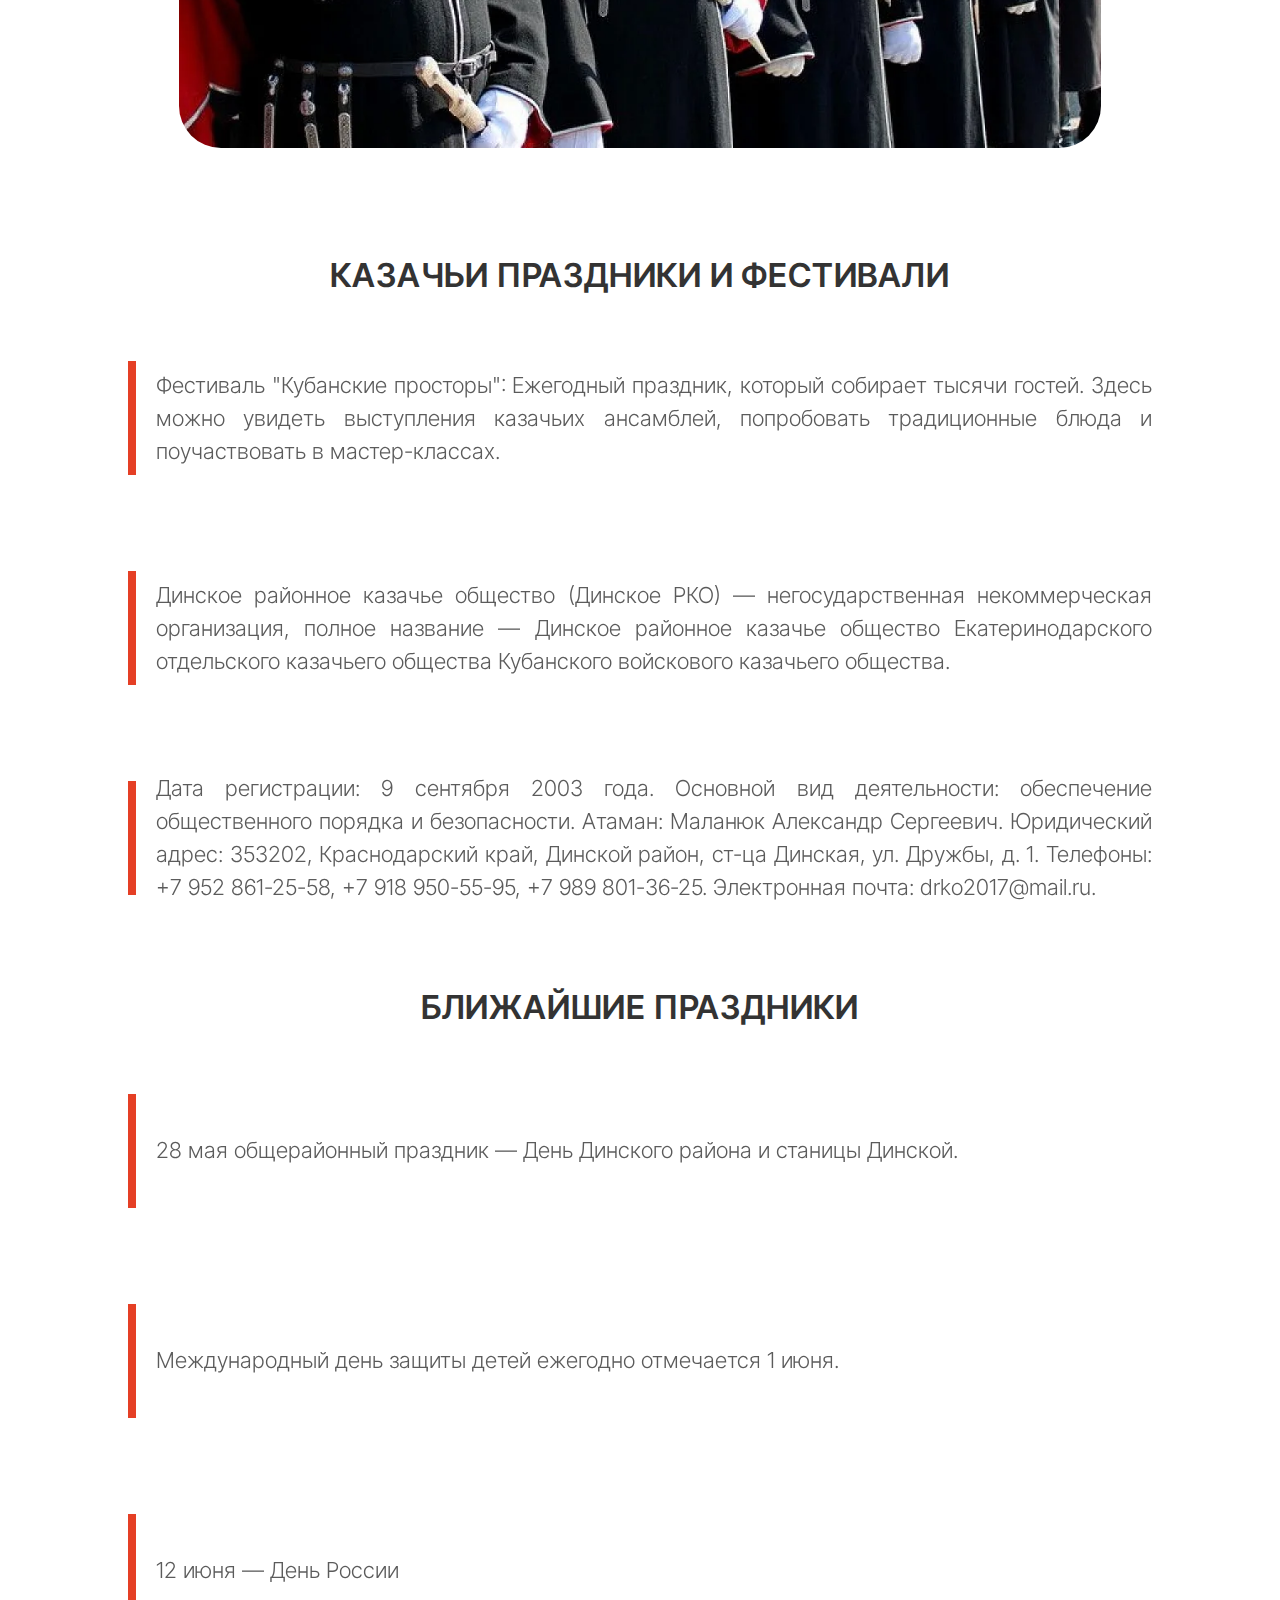
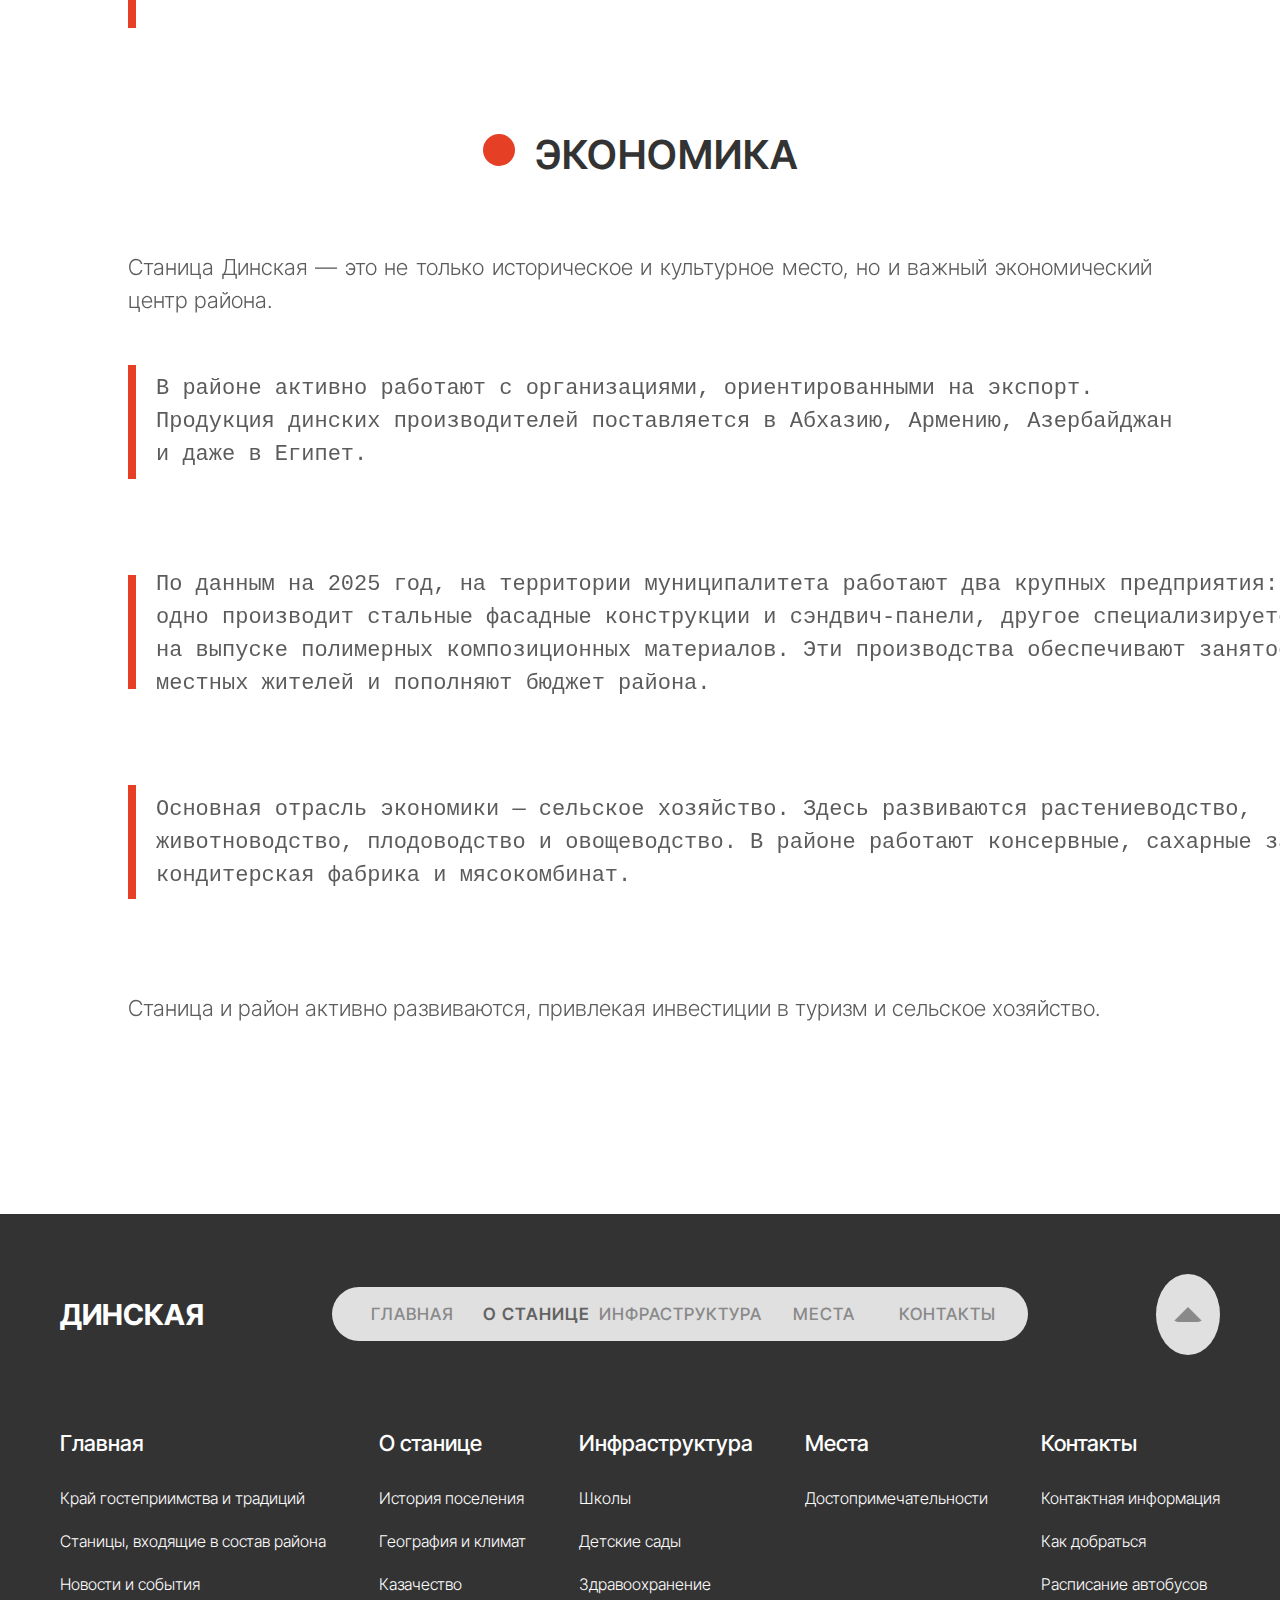
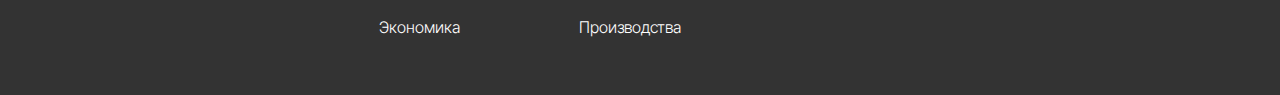
<file: web-portfolio/about.html>
<!DOCTYPE html>
<html lang="en">
<head>
<meta charset="UTF-8" />
<meta name="viewport" content="width=device-width, initial-scale=1.0" />
<title>ДИНСКАЯ</title>

<link rel="shortcut icon" href="images/gerb.png">

<link rel="stylesheet" href="about.css" />
<link rel="preconnect" href="https://fonts.googleapis.com" />
<link rel="preconnect" href="https://fonts.gstatic.com" crossorigin />
<link href="https://fonts.googleapis.com/css2?family=Inter+Tight:ital,wght@0,100..900;1,100..900&display=swap" rel="stylesheet" />
<script src="main.js" defer></script>
</head>

<body>
<header>
 <div class="header-wrapper">
    <a href="index.html" class="dinskaya-header">Динская</a>
    <nav class="nav-header">
      <a href="index.html" class="menu-1">Главная</a>
      <a href="about.html" class="menu-2">О станице</a>
      <a href="infos.html" class="menu-3">Инфраструктура</a>
      <a href="places.html" class="menu-4">Места</a>
      <a href="contacts.html" class="menu-5">Контакты</a>
    </nav>
    <div class="social-media">
      <a href="https://dinskoi-raion.ru/" target="_blank"
        ><img src="images/Web-Icon.png" alt="web" class="web"
      /></a>
      <a href="https://vk.com/dinskoi_raion" target="_blank"
        ><img src="images/vk.svg" alt="vk" class="vk"
      /></a>
      <a href="https://t.me/dinskaya23" target="_blank"
        ><img src="images/telegram.svg" alt="tg" class="tg"
      /></a>
    </div>
  </div>
</header>

<div class="block block-1" id="section-2-1">
  <div class="title-med">
    <div class="dot-h2"></div>
    <h2 class="title-h2">История поселения</h2>
  </div>
  <div class="content-wrapper-2-1">
    <div class="history-wrapper">
      <div class="text">
        В 1794 году основано куренное селение Динское Черноморского казачьего войска на берегу Кубани, южнее современного расположения станицы. Наименование произошло от Динского (Донского) куреня Сечи, основанного на Днепре выходцами с Дона. В 1807 году курень был переселён на берега степной речки Кочеты. С 1842 года — станица Динская.

        В 1888 году через станицу прошла железнодорожная ветка «Екатеринодар — Тихорецкая».

        С августа 1942 года по 11 февраля 1943 года станица была оккупирована немецкими войсками.
      </div>
      <img src="images/history.webp" alt="kazak" />
    </div>
    <div class="slider-1">
      <div class="slides">
        <div class="slide">
          <img src="images/history-slider-1.webp" alt="Photo 1" />
        </div>
        <div class="slide">
          <img src="images/history-slider-2.webp" alt="Photo 2" />
        </div>
        <div class="slide">
          <img src="images/history-slider-3.webp" alt="Photo 3" />
        </div>
      </div>
      <button class="prev-btn">&#10094;</button>
      <button class="next-btn">&#10095;</button>
    </div>
    <div class="text">
      Динской район в феврале 1943 года был освобожден войсками Северо-Кавказского фронта, которыми командовал генерал-полковник Иван Иванович Масленников. На территории нашего муниципального образования во время войны и после нее располагались три района: Пашковский, Новотитаровский, Пластуновский (с центром в станице Динской). На этой территории 18 дней, с 1-го по 18-е февраля 1943 года, шли напряженные военные действия.  При освобождении мало кому известного в России района пали смертью храбрых 2069 советских воинов. Сколько мужества, силы воли и самопожертвования надо было проявить нашим воинам, чтобы освободить хутора и станицы района. Среди событий, сражений Великой Отечественной войны февраль 1943 года останется для нас священной датой. Немеркнущей, благодарной памятью поколений о тех бойцах и командирах Красной Армии, кто в жестоких кровопролитных боях, не щадя жизни, очистил Динской район от немецко-фашистских захватчиков.
       </div>
       <div class="text">
        <pre>
31 декабря 1934 года в результате разукрупнения Краснодарского и Кореновского районов 
был образован Пластуновский район с центром в станице Пластуновская в 
составе Азово-Черноморского края.

Первоначально район состоял из 4 сельских советов: Динского, Кочетинского,
Красносельского и Пластуновского.

21 февраля 1935 года центр Пластуновского района был перенесен в станицу Динская.

20 декабря 1935 года в состав района вошли 2 сельсовета упраздненного 
Краснодарского района: Васюринский и Старокорсунский.

С 13 сентября 1937 года район находится в составе Краснодарского края.

22 августа 1953 года к Пластуновскому району был присоединён 
Пашковский с/с упразднённого Пашковского района.

26 мая 1961 года Пластуновский район был переименован в Динской.

1 февраля 1963 года образован Динской сельский район.

11 февраля 1963 года в состав Динского района вошла территория 
упразднённого Новотитаровского района.

В 1978 году из состава Динского района в подчинение Краснодарскому горсовету был передан 
Елизаветинский сельсовет со станицей Елизаветинская.

В 1993 году была прекращена деятельность сельских Советов, территории сельских 
администраций преобразованы в сельские округа.

В 2005 году в районе в границах сельских округов были образованы 10 сельских поселений.
      </pre> 
    </div>
    <div class="text">
      Сегодня Динская — это не только историческое место, но и современный
      населённый пункт с развитой инфраструктурой, сохранивший дух казачьих
      традиций.
    </div>
  </div>
</div>

<div class="block block-2" id="section-2-2">
  <div class="title-med">
    <div class="dot-h2"></div>
    <h2 class="title-h2">География и климат</h2>
  </div>
  <div class="content-wrapper-2-2">
    <div class="text">
      Расположен в центральной части Краснодарского края. Район граничит с городом Краснодар, Усть-Лабинским, Кореновским, Тимашёвским, Калининским, Красноармейским районами края и по реке Кубань c Республикой Адыгеей. Площадь района — 136 196 гектаров.
    </div>
    <div class="climat-wrapper">
      <div class="climat-left">
        <div class="text-line">
          <div class="text-line_bar"></div>
          <div class="text-line_text">
            Реки: Кочеты, Динка и другие небольшие речки, которые являются
            излюбленными местами для рыбалки и отдыха.
          </div>
        </div>
        <div class="text-line text-line_no-margin">
          <div class="text-line_bar"></div>
          <div class="text-line_text">
            Поля: Станица окружена сельскохозяйственными угодьями, где
            выращивают пшеницу, подсолнечник, кукурузу и овощи.
          </div>
        </div>
        <div class="text-line text-line_climat">
          <div class="text-line_bar"></div>
          <div class="text-line_text">
            Климат: Умеренно-континентальный, с жарким летом и мягкой зимой. Это
            делает Динскую привлекательной для туристов круглый год.
          </div>
        </div>
        <div class="text-line text-line_climat">
          <div class="text-line_bar"></div>
          <div class="text-line_text">
            Природа станицы идеально подходит для любителей пеших прогулок,
      велосипедных маршрутов и пикников на свежем воздухе.
          </div>
        </div>
      </div>
      <div class="climat-right">
        <img src="images/climat.webp" alt="beautiful flowers" />
      </div>
    </div>
  </div>
</div>

<div class="block block-3" id="section-2-3">
  <div class="title-med">
    <div class="dot-h2"></div>
    <h2 class="title-h2">Казачество </h2>
  </div>
  <div class="content-wrapper-2-3">
    <div class="text">
      Динское хуторское казачье общество объединяет небезразличных граждан, способных защищать свои права и отстаивать интересы. Здесь знают, как привлечь внимание правительства к имеющимся проблемам и добиться их решения. Специалисты всегда готовы проконсультировать жителей Краснодара по вопросам, касающимся порядка, условий, способов и сроков оказания помощи. А если ситуация требует незамедлительных мер, они способны обратиться в СМИ и оказать влияние на соответствующие инстанции.
    </div>
    <div class="kazaki"><img src="images/traditions.webp" alt="kazaki"/></div>
    <h3>Казачьи праздники и фестивали</h3>
    <div class="lines">
      <div class="text-line">
        <div class="text-line_bar"></div>
        <div class="text-line_text">
          Фестиваль "Кубанские просторы": Ежегодный праздник, который собирает
          тысячи гостей. Здесь можно увидеть выступления казачьих ансамблей,
          попробовать традиционные блюда и поучаствовать в мастер-классах.
        </div>
      </div>
      <div class="text-line">
        <div class="text-line_bar"></div>
        <div class="text-line_text">
          Динское районное казачье общество (Динское РКО) — негосударственная некоммерческая организация, полное название — Динское районное казачье общество Екатеринодарского отдельского казачьего общества Кубанского войскового казачьего общества.
        </div>
      </div>
      <div class="text-line">
        <div class="text-line_bar"></div>
        <div class="text-line_text">
         Дата регистрации: 9 сентября 2003 года.  

Основной вид деятельности: обеспечение общественного порядка и безопасности.  

Атаман: Маланюк Александр Сергеевич.  

Юридический адрес: 353202, Краснодарский край, Динской район, ст-ца Динская, ул. Дружбы, д. 1.  

Телефоны: +7 952 861-25-58, +7 918 950-55-95, +7 989 801-36-25.  

Электронная почта: drko2017@mail.ru. 
        </div>
      </div>
    </div>
    <h3>Ближайшие праздники</h3>
    <div class="lines">
      <div class="text-line">
        <div class="text-line_bar"></div>
        <div class="text-line_text">
         28 мая общерайонный праздник — День Динского района и станицы Динской.  
        </div>
      </div>
      <div class="text-line">
        <div class="text-line_bar"></div>
        <div class="text-line_text">
        Международный день защиты детей ежегодно отмечается 1 июня.  
        </div>
      </div>
      <div class="text-line">
        <div class="text-line_bar"></div>
        <div class="text-line_text">
         12 июня — День России
        </div>
      </div>
    </div>
  </div>
</div>

<div class="block block-4" id="section-2-4">
  <div class="title-med">
    <div class="dot-h2"></div>
    <h2 class="title-h2">Экономика</h2>
  </div>
  <div class="content-wrapper-2-4">
    <div class="text">
      Станица Динская — это не только историческое и культурное место, но и
      важный экономический центр района.
    </div>
    <div class="lines">
      <div class="text-line">
        <div class="text-line_bar"></div>
        <div class="text-line_text">
          <pre class="pre1">
В районе активно работают с организациями, ориентированными на экспорт.
Продукция динских производителей поставляется в Абхазию, Армению, Азербайджан 
и даже в Египет. 

          </pre>
        </div>
      </div>
      <div class="text-line">
        <div class="text-line_bar"></div>
        <div class="text-line_text">
          <pre class="pre2">
По данным на 2025 год, на территории муниципалитета работают два крупных предприятия: 
одно производит стальные фасадные конструкции и сэндвич-панели, другое специализируется
на выпуске полимерных композиционных материалов. Эти производства обеспечивают занятость
местных жителей и пополняют бюджет района.
        </pre>
      </div>
      </div>
      <div class="text-line lines-4">
        <div class="text-line_bar"></div>
        <div class="text-line_text">
          <pre class="pre3">
Основная отрасль экономики — сельское хозяйство. Здесь развиваются растениеводство, 
животноводство, плодоводство и овощеводство. В районе работают консервные, сахарные заводы,
кондитерская фабрика и мясокомбинат.
        </pre>
        </div>
      </div>
    </div>
    
    <div class="text">
      Станица и район активно развиваются, привлекая инвестиции в туризм и сельское
      хозяйство.
    </div>
  </div>
</div>

<footer>
  <div class="footer-wrapper">
    <div class="top-footer">
      <a href="index.html" class="dinskaya-footer">Динская</a>
      <nav class="nav-header">
        <a href="index.html" class="menu-1">Главная</a>
        <a href="about.html" class="menu-2">О станице</a>
        <a href="infos.html" class="menu-3">Инфраструктура</a>
        <a href="places.html" class="menu-4">Места</a>
        <a href="contacts.html" class="menu-5">Контакты</a>
      </nav>
      <button class="scroll-to-top-btn">
        <span class="arrow-up"></span>
      </button>
    </div>
    <div class="bottom-footer">
      <ul class="page-content">
        <li><a href="index.html" class="footer-text">Главная</a></li>
        <li><a href="index.html#section-1-1" class="smooth-scroll">Край гостеприимства и традиций</a></li>
        <li><a href="index.html#section-1-2" class="smooth-scroll">Станицы, входящие в состав района</a></li>
        <li><a href="index.html#section-1-3" class="smooth-scroll">Новости и события</a></li>
      </ul>
      <ul class="page-content">
        <li><a href="about.html" class="footer-text">О станице</a></li>
        <li><a href="about.html#section-2-1" class="smooth-scroll">История поселения</a></li>
        <li><a href="about.html#section-2-2" class="smooth-scroll">География и климат</a></li>
        <li><a href="about.html#section-2-3" class="smooth-scroll">Казачество</a></li>
        <li><a href="about.html#section-2-4" class="smooth-scroll">Экономика </a></li>
      </ul>
      <ul class="page-content">
        <li><a href="infos.html" class="footer-text">Инфраструктура</a></li>
        <li><a href="infos.html#section-5-1" class="smooth-scroll">Школы</a></li>
        <li><a href="infos.html#section-5-4" class="smooth-scroll">Детские сады</a></li>
        <li><a href="infos.html#section-5-2" class="smooth-scroll">Здравоохранение</a></li>
        <li><a href="infos.html#section-5-3" class="smooth-scroll">Производства</a></li>



      </ul>
      <ul class="page-content">
        <li><a href="places.html" class="footer-text">Места</a></li>
        <li><a href="places.html#section-3-1" class="smooth-scroll">Достопримечательности</a></li>
      </ul>
      <ul class="page-content">
        <li><a href="contacts.html" class="footer-text">Контакты</a></li>
        <li><a href="contacts.html#section-4-1" class="smooth-scroll">Контактная информация</a></li>
        <li><a href="contacts.html#section-4-2" class="smooth-scroll">Как добраться</a></li>
        <li><a href="contacts.html#section-4-3" class="smooth-scroll">Расписание автобусов</a></li>
      </ul>
    </div>
  </div>
</footer>
</body>
</html>
</file>
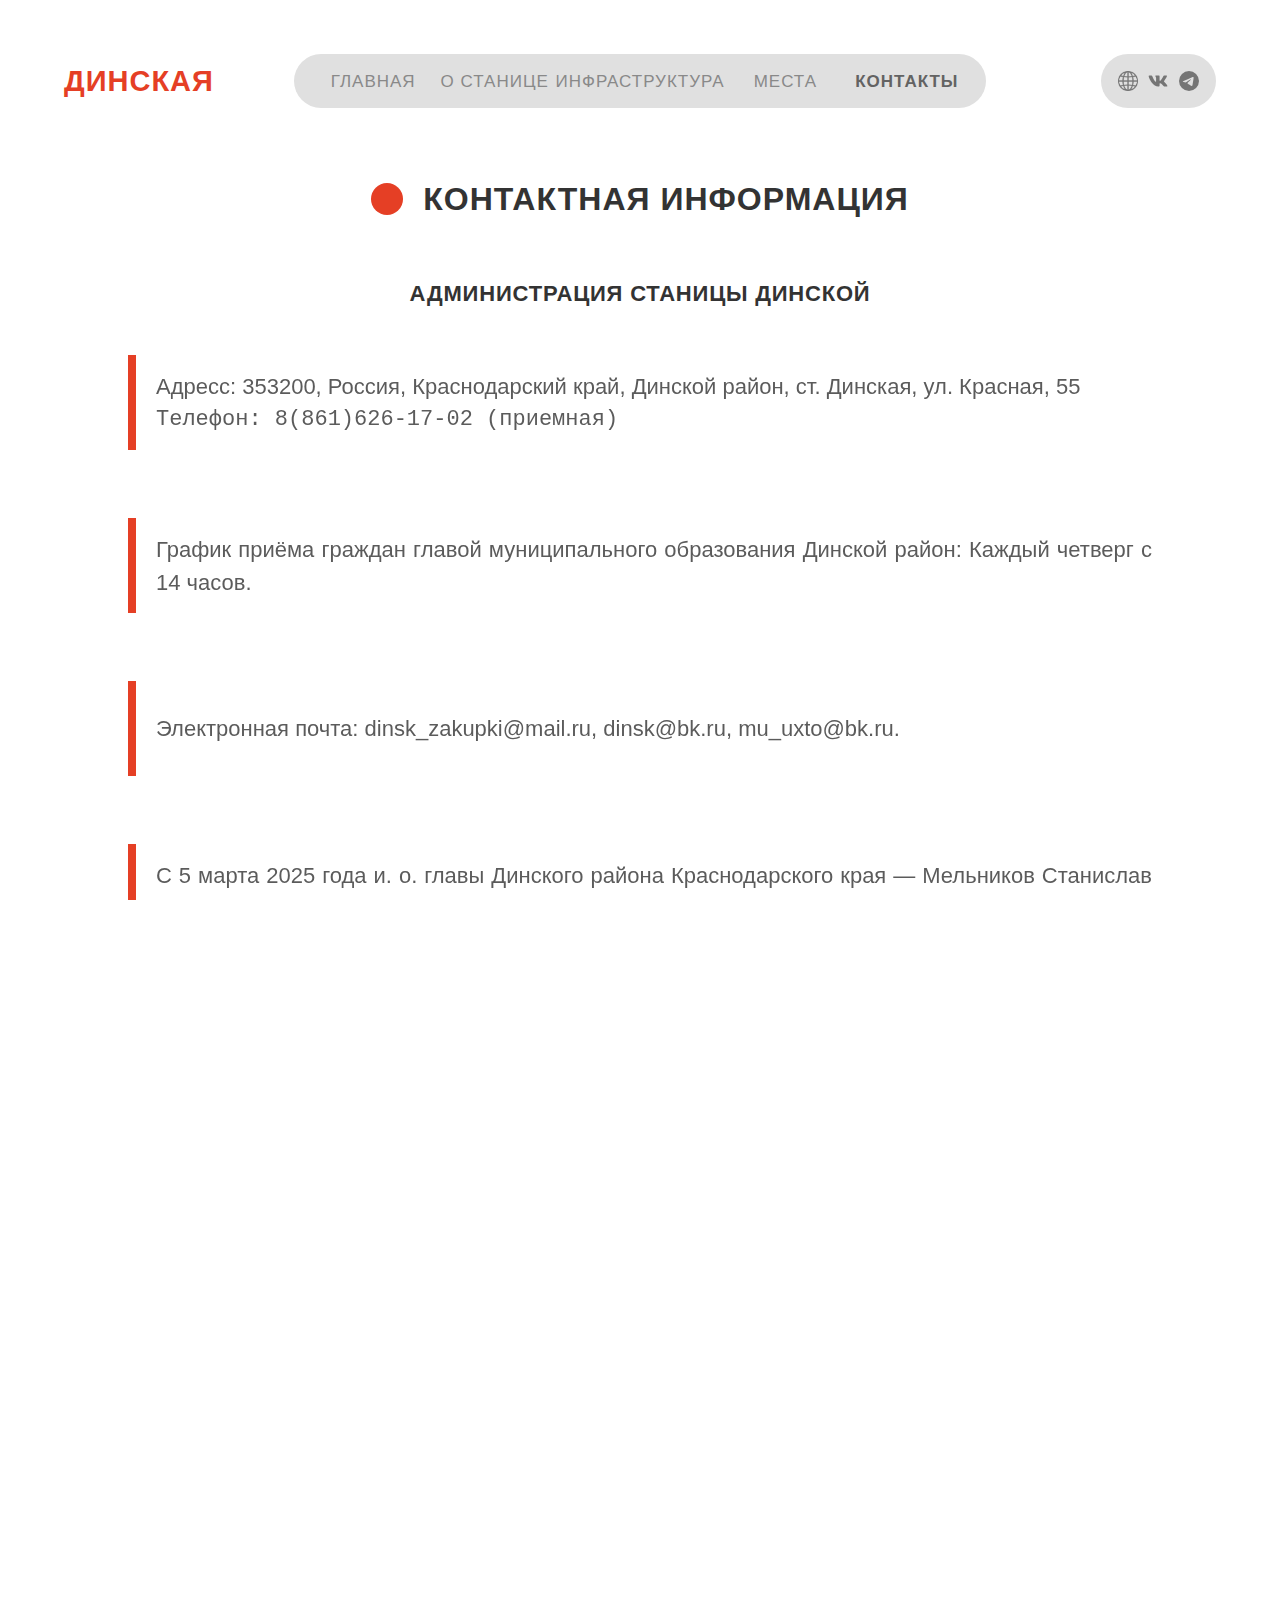
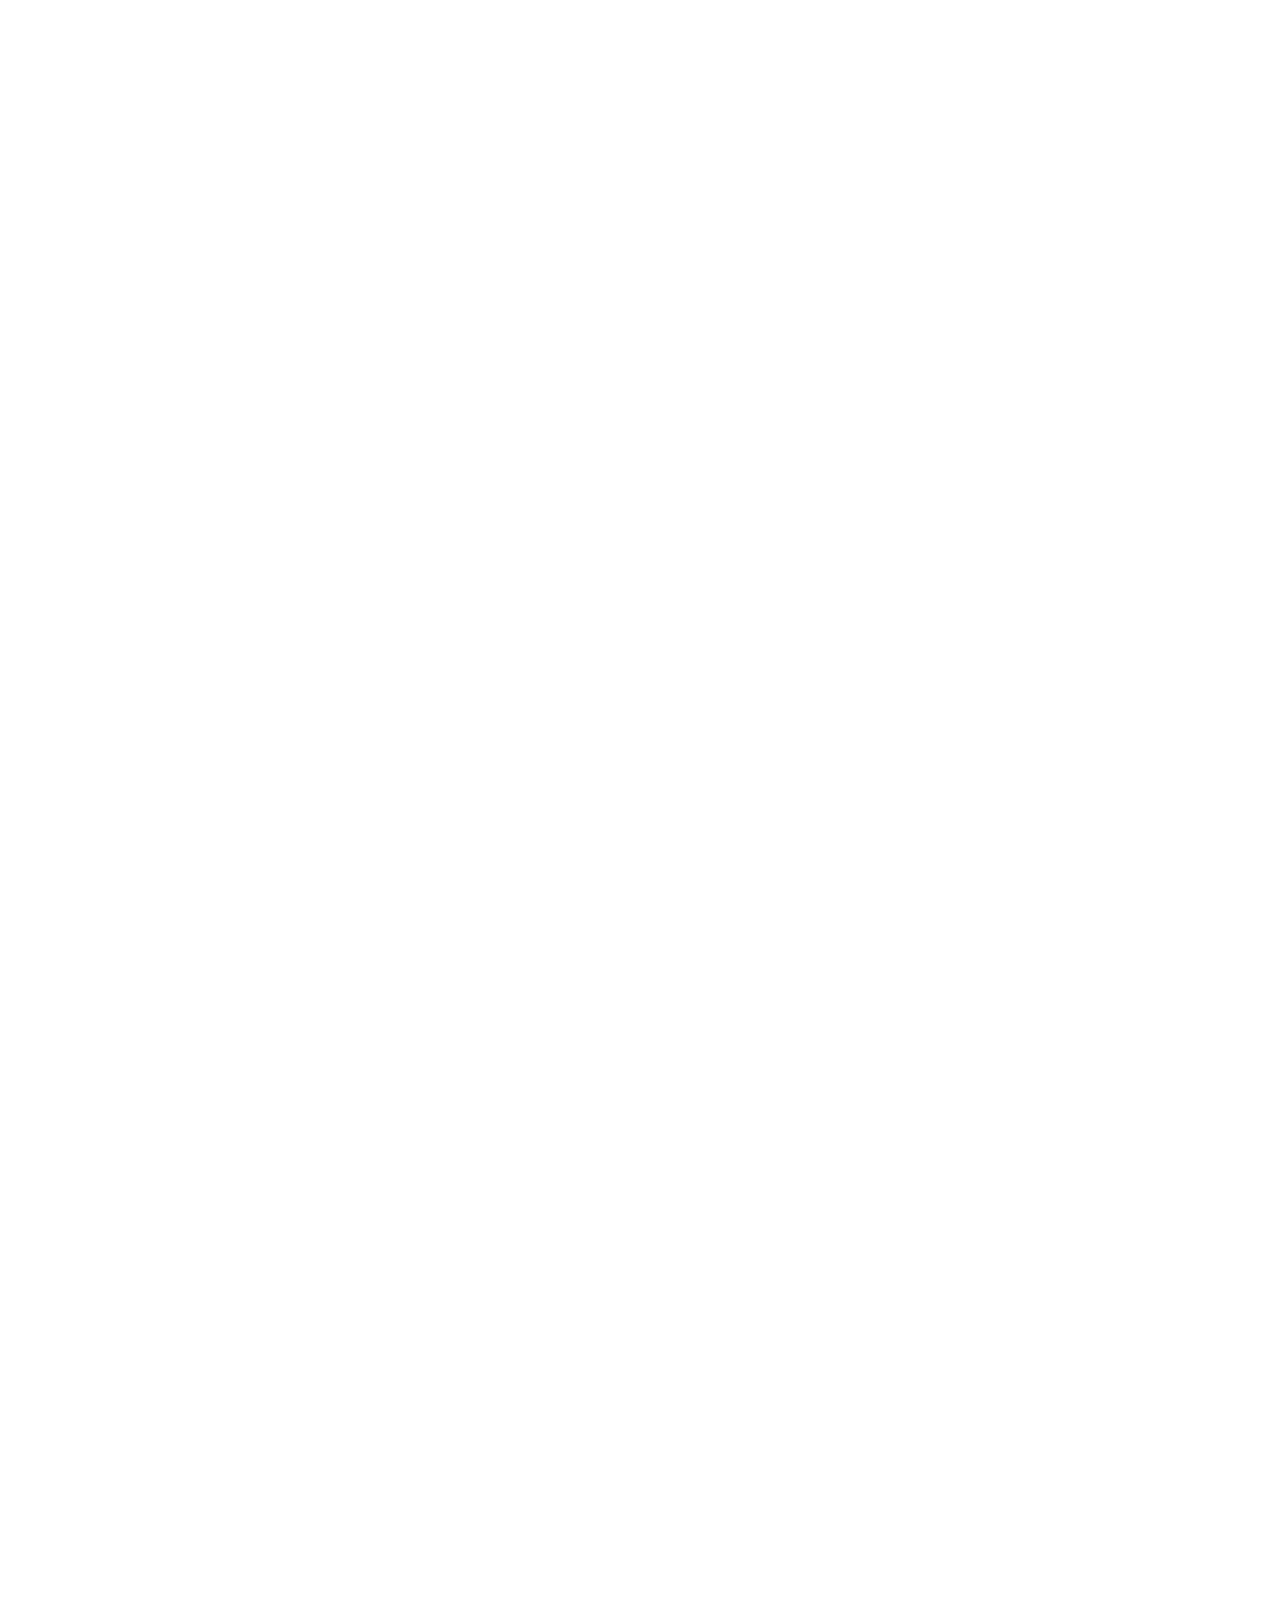
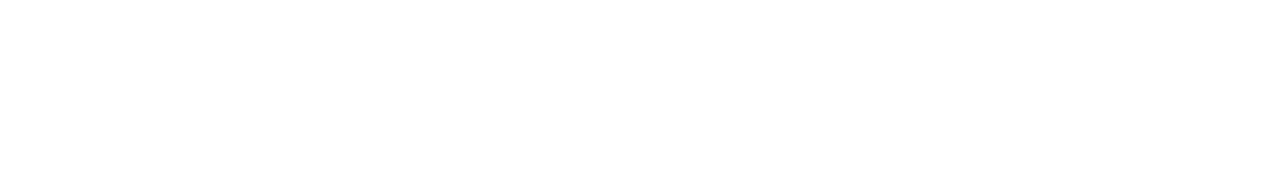
<file: web-portfolio/contacts.html>
<!DOCTYPE html>
<html lang="en">
<head>
<meta charset="UTF-8" />
<meta name="viewport" content="width=device-width, initial-scale=1.0" />
<title>ДИНСКАЯ</title>

<link rel="shortcut icon" href="images/gerb.png">

<link rel="stylesheet" href="contacts.css" />
<link rel="preconnect" href="https://fonts.googleapis.com" />
<link rel="preconnect" href="https://fonts.gstatic.com" crossorigin />
<link href="https://fonts.googleapis.com/css2?family=Inter+Tight:ital,wght@0,100..900;1,100..900&display=swap" rel="stylesheet" />
</head>


<body>
<header id="contacts">
 <div class="header-wrapper" >
    <a href="index.html" class="dinskaya-header">Динская</a>
    <nav class="nav-header">
      <a href="index.html" class="menu-1">Главная</a>
      <a href="about.html" class="menu-2">О станице</a>
      <a href="infos.html" class="menu-3">Инфраструктура</a>
      <a href="places.html" class="menu-4">Места</a>
      <a href="contacts.html" class="menu-5" >Контакты</a>
    </nav>
    <div class="social-media">
      <a href="https://dinskoi-raion.ru/" target="_blank"
        ><img src="images/Web-Icon.png" alt="web" class="web"
      /></a>
      <a href="https://vk.com/dinskoi_raion" target="_blank"
        ><img src="images/vk.svg" alt="vk" class="vk"
      /></a>
      <a href="https://t.me/dinskaya23" target="_blank"
        ><img src="images/telegram.svg" alt="tg" class="tg"
      /></a>
    </div>
  </div>
</header>

<div class="block" id="section-4-1">
  <div class="content-wrapper-1">
    <div class="title-med">
      <div class="dot-h2"></div>
      <h2 class="title-h2">Контактная информация</h2>
    </div>
    <h3>Администрация станицы Динской</h3>
    <div class="text-wrapper">
      <div class="text-line">
        <div class="text-line_bar"></div>
        <div class="text-line_text">
          Адресс: 353200, Россия, Краснодарский край, Динской район, ст.
          Динская, <span>ул. Красная, 55</span>
           <pre>Телефон: <span>8(861)626-17-02</span> (приемная)</pre>
        </div>
      </div>
      <div class="text-line small">
        <div class="text-line_bar"></div>
        <div class="text-line_text">
           График приёма граждан главой муниципального образования Динской район: Каждый четверг с 14 часов.
        </div>
      </div>
      <div class="text-line small">
        <div class="text-line_bar"></div>
        <div class="text-line_text">
        Электронная почта: dinsk_zakupki@mail.ru, dinsk@bk.ru, mu_uxto@bk.ru.  
        </div>
      </div>
      <div class="text-line small">
        <div class="text-line_bar"></div>
        <div class="text-line_text">
          С 5 марта 2025 года и. о. главы Динского района Краснодарского края — Мельников Станислав Александрович.
        </div>
      </div>
    </div>
  </div>
</div>

<div class="block" id="section-4-2">
  <div class="content-wrapper-2">
    <div class="title-med">
      <div class="dot-h2"></div>
      <h2 class="title-h2">Карта Станицы Динской</h2>
</div>

    <div class="map">
<script type="text/javascript" charset="utf-8" async src="https://api-maps.yandex.ru/services/constructor/1.0/js/?um=constructor%3A72af0f0c7dc9ce066f54a53dcfe7d996e6475d22c7d927aa3757b05266771648&amp;width=550&amp;height=550&amp;lang=ru_RU&amp;scroll=true"></script>
</div>
    <h3 id="section-4-3"> Расписание автобусов по Динской</h3>
          
 <div class="faq"  >
      <details class="details">
        <summary class="details__title">Расписание автобусов 107, 108</summary>
        <div class="details__content">
          <pre>
Расписание автобусов № 107 из Краснодара

Динчане, мы напоминаем, с 28 августа 2025 г. 
действует зимнее расписание маршрута № 107 «Динская – Краснодар 2»

ОТПРАВЛЕНИЕ ИЗ КРАСНОДАРА👇🏻
🚍в будние дни:

6:50, 7:05, 7:45, 8:20, 9:00, 9:35, 10:10, 10:40, 11:10, 11:45, 12:15, 12:45, 13:15, 13:45, 
14:15, 14:45, 15:15, 15:45, 16:15, 16:45, 17:15, 17:45, 18:15, 18:45, 19:15, 19:45, 
20:20, 21:00.

🚌 Суббота:

7:05, 7:50, 8:35, 9:20, 10:05, 10:45, 11:20, 12:00, 12:35, 13:05, 13:40, 14:10, 14:45, 15:15, 
15:45, 16:20, 16:55, 17:25, 18:00, 18:30, 19:05, 19:40, 20:20, 21:00.

🚌 Воскресенье и праздничные дни:

7:05, 7:50, 8:35, 9:20, 10:05, 10:45, 11:30, 12:10, 12:50, 13:30, 14:15, 14:55, 15:30, 16:10, 
16:50, 17:40, 18:20, 19:00, 19:40, 20:20, 21:00
❗️Стоимость проезда: 155 рублей.

Телефон диспетчерской:
+7 (918) 167 23 38
Перевозчик ООО «Кубаньтранссервис»



№ 108 «Динская – Стасова – Аэропорт»
🚌
Будни:

Динская: 6.00, 6.40, 7.30, 9.10, 10.50, 12.00, 14.30, 16.10, 17.30, 18.20.
Стасова: 7.30, 8.25, 9.30, 10.50, 12.45, 14.00, 15.50, 17.40, 20.00.
Аэропорт: 7.50, 8.45, 9.50, 11.10, 13.05, 14.20, 16.10, 18.00, 19.10, 20.20.
🚌
Выходные и праздничные дни:

Динская: 6.00, 6.40, 9.10, 12.00, 14.30, 16.10, 17.30.
Стасова: 7.30, 8.25, 10.50, 14.00, 15.50, 17.40, 18.50
</pre>
        </div>
      </details>

       
</div>

 <div class="faq">
      <details class="details">
        <summary class="details__title">Расписание автобусов:3, 5, 6, 7</summary>
        <div class="details__content">
          <pre>
🚌 № 3 «Мичурина – Береговая – Дачи – ЦРБ – Мичурина»

Рабочие дни:
Мичурина: 6.00, 7.15, 8.30, 9.45, 12.15, 13.45, 15.20, 16.35, 18.00
Центр: 6.20, 7.35, 8.50, 10.05, 11.20, 12.35, 14.05, 15.40, 16.55, 18.20
Береговая: 6.30, 7.35, 9.00, 10.15, 11.30, 12.45, 14.15, 15.50, 17.05, 18.30
Дачи: 6.40, 7.45, 9.10, 10.25, 11.45, 12.55, 14.25, 16.00, 17.15, 18.40
ЦРБ: 6.45, 8.00, 9.15, 10.30, 11.45, 13.00, 14.30, 16.05, 17.20, 18.45
Линейная: 6.50, 8.05, 9.20, 10.35, 11.50, 13.05, 14.35, 16.10, 17.25, 18.50
Центр: 6.55, 8.10, 9.25, 10.40, 11.55, 13.10, 14.40, 16.15, 17.30, 18.55
Мичурина: 7.10, 8.25, 9.40, 10.55, 12.10, 12.10, 13.25, 14.55, 16.30, 17.45, 19.10

Выходные дни:
Мичурина: 6.20, 7.40, 9.00, 10.20, 11.40, 13.00, 14.20, 15.40, 16.55, 18.20
Центр: 6.40, 8.00, 9.20, 10.40, 12.00, 13.20, 14.40, 16.00, 17.15, 18.40
Береговая: 6.50, 8.10, 9.30, 10.50, 12.10, 13.30, 14.50, 16.10, 17.25, 18.50
Дачи: 7.00, 8.20, 9.40, 11.00, 12.20, 13.40, 15.00, 16.20, 17.35, 19.00
ЦРБ: 7.05, 8.25, 9.45, 11.05, 12.25, 13.45, 15.05, 16.25, 17.40, 19.05
Линейная: 7.10, 8.30, 9.50, 11.10, 12.30, 13.50 15.10, 16.30, 17.50, 19.10
Центр: 7.15, 8.35, 9.55, 11.15, 12.35, 13.55 15.15, 16.35, 17.55, 19.15
Мичурина: 7.20, 8.40, 10.10, 11.30, 12.50, 14.10 15.30, 16.50, 18.10, 19.30

🚌 № 4 «Мичурина – ЦРБ – Ульянова – Береговая – Мичурина»

Рабочие дни:
Мичурина: 6.15, 7.30, 8.45, 10.00, 11.15, 12.30, 14.05, 15.35, 16.50, 18.20
Центр: 6.35, 7.50, 9.05, 10.20, 11.35, 12.50, 14.25, 15.55, 17.10, 18.40
ЦРБ: 6.50, 8.05, 9.20, 10.35, 11.50, 13.05, 14.40, 16.20, 17.25, 18.55
Береговая: 7.00, 8.15, 9.30, 10.45, 12.00, 13.15, 14.50, 16.20, 17.35, 19.05
Линейная: 7.05, 8.20, 9.35, 10.50, 12.05, 13.20, 14.55, 16.25, 17.40, 19.10
Центр: 7.10, 8.25, 9.40, 10.55, 12.10, 13.25, 13.25, 15.00, 16.30, 17.45, 19.15
Мичурина: 7.25, 8.40, 9.55, 11.10, 12.25, 13.40, 15.15, 16.45, 18.00, 19.30

Выходные дни:
Автобус не ходит

🚌 № 5 «Мичурина – ЦРБ – Дачи – ЦРБ – Мичурина»

Рабочие дни:
Мичурина: 6.30, 7.45, 9.00, 10.15, 11.30, 12.50, 14.25, 15.50, 17.05, 18.40
Центр: 6.50, 8.05, 9.20, 10.35, 11.50, 13.10, 14.45, 16.10, 17.25, 19.00
ЦРБ: 7.00, 8.15, 9.30, 10.45, 12.00, 13.20, 14.55, 16.20, 17.35, 19.10
Дачи: 7.05, 8.20, 9.35, 10.50, 12.05, 13.25, 15.00, 16.25, 17.40, 19.15
ЦРБ: 7.10, 8.25, 9.40, 10.55, 12.10, 13.30, 15.05, 16.30, 17.45, 19.20
Линейная: 7.20, 8.35, 9.50, 11.05, 12.20, 13.40, 15.15, 16.40, 17.55, 19.30
Центр: 7.25, 8.40, 9.55, 11.10, 12.25, 13.45, 15.20, 16.45, 18.00, 19.35
Мичурина: 7.40, 8.55, 10.10, 11.25, 12.40, 14.00, 15.35, 17.00, 18.15, 19.50

Выходные дни:
Мичурина: 6.40, 8.00, 9.20, 10.40, 12.00, 13.20, 14.40, 16.00, 17.20, 18.40
Центр: 7.00, 8.20, 9.40, 11.00, 12.20, 13.40, 15.00, 16.20, 17.40, 19.00
ЦРБ: 7.10, 8.30, 9.50, 11.10, 12.30, 13.50, 15.10, 16.30, 17.50, 19.10
Дачи: 7.15, 8.35, 9.55, 11.15, 12.35, 13.55, 15.15, 16.35, 17.55, 19.15
ЦРБ: 7.20, 8.40, 10.00, 11.20, 12.40, 14.00, 15.20, 16.40, 18.00, 19.20
Линейная: 7.30, 8.50, 10.10, 11.30, 12.50, 14.10, 15.30, 16.50, 18.10, 19.30
Центр: 7.35, 8.55, 10.15, 11.35, 12.55, 14.15, 15.35, 16.55, 18.15, 19.35
Мичурина: 7.50, 9.10, 10.30, 11.50, 13.10, 14.30, 15.50, 17.10, 18.30, 19.50

🚌№ 6 «Мичурина – ЦРБ – Береговая – Мичурина»

Рабочие дни:
Мичурина: 6.45, 8.00, 9.15, 10.30, 11.45, 13.05, 14.45, 16.05, 17.20, 19.05
Центр: 7.05, 8.20, 9.35, 10.50, 12.05, 13.25, 15.05, 16.25, 17.40, 19.25
Береговая: 7.15, 8.30, 9.45, 11.00, 12.15, 13.35, 15.15, 16.35, 17.50, 19.35
Дачи: 19.45
ЦРБ: 7.30, 8.45, 10.00, 11.15, 12.30, 13.50, 15.30, 16.50, 18.05, 19.50
Линейная: 7.35, 8.50, 10.05, 11.20, 12.35, 13.55, 15.35, 16.55, 18.10, 19.55
Центр: 7.40, 8.55, 10.10, 11.25, 12.40, 14.00, 15.40, 17.00, 18.15, 20.00
Мичурина: 7.55, 9.10, 10.25, 11.40, 12.55, 14.15, 15.55, 17.15, 18.30, 20.10

Выходные дни:
Мичурина: 7.00, 8.20, 9.40, 11.00, 12.20, 13.40, 15.00, 16.20, 17.40, 19.05
Центр: 7.20, 8.40, 10.00, 11.20, 12.40, 14.00, 15.20, 16.40, 18.00, 19.25
Береговая: 7.40, 8.50, 10.10, 11.30, 12.50, 14.10, 15.30, 16.50, 18.10, 19.35.
Дачи: 19.40
ЦРБ: 7.50, 9.00, 10.20, 11.20, 12.40, 14.00, 15.20, 16.40, 18.00, 19.25
Линейная: 8.00, 9.10, 10.30, 11.50, 13.10, 14.30, 15.50, 17.10, 18.30, 19.50
Центр: 8.05, 9.15, 10.35, 11.55, 13.15, 14.35, 15.55, 17.15, 18.35, 19.55
Мичурина: 8.20, 9.30, 10.50, 12.10, 13.30, 14.50, 16.10, 17.30, 18.50, 20.10

🚌 № 7 «Мичурина – ЦРБ – Дачи – Береговая – Мичурина»

Рабочие дни:
Мичурина: 7.00, 8.15, 9.30, 10.45, 12.00, 13.25, 15.05, 16.20, 17.35, 20.30
Центр: 7.20, 8.35, 9.50, 11.05, 12.20, 13.45, 15.25, 16.40, 17.55, 20.50
ЦРБ: 7.30, 8.45, 10.00, 11.15, 12.30, 13.55, 15.35, 16.50, 18.05, 21.00
Дачи: 7.35, 8.50, 10.05, 11.20, 12.35, 14.00, 15.40, 16.55, 18.10, 21.05
Береговая: 7.45, 9.00, 10.15, 11.30, 12.45, 14.10, 15.50, 17.05, 18.20, 21.15
Линейная: 7.50, 9.05, 10.20, 11.35, 12.50, 14.15, 15.55, 17.10, 18.25, 21.20
Центр: 7.55, 9.10, 10.25, 11.40, 12.55, 14.20, 16.00, 17.15, 18.30, 21.25
Мичурина: 8.10, 9.25, 10.40, 11.55, 13.10, 14.35, 16.15, 17.30, 18.45, 21.35

Выходные дни:
Мичурина: 7.20, 8.35, 10.00, 11.20, 12.40, 14.00, 15.20, 16.40, 18.00, 20.30
Центр: 7.40, 9.00, 10.20, 11.40, 13.00, 14.20, 15.40, 17.00, 18.20, 20.50
ЦРБ: 7.50, 9.10, 10.30, 11.50, 13.10, 14.30, 15.50, 17.10, 18.30, 21.00
Дачи: 7.55, 9.15, 10.35, 11.55, 13.15, 14.35, 15.55, 17.15, 18.35, 21.05
Береговая: 8.05, 9.25, 10.45, 12.05, 13.25, 14.45, 16.05, 17.25, 18.45, 21.15
Линейная: 8.10, 9.30, 10.50, 12.10, 13.30, 14.50, 16.10, 17.30, 18.50, 21.20
Центр: 8.15, 9.35, 10.55, 12.15, 13.35, 14.55, 16.15, 17.35, 18.55, 21.25
Мичурина: 8.30, 9.50, 11.10, 12.30, 13.50, 15.10, 16.30, 17.50, 19.10, 21.40
</pre>
        </div>
      </details>  
</div>

 <div class="faq">
      <details class="details">
        <summary class="details__title"> № 13/1 «Суворова–70 лет Октября»</summary>
        <div class="details__content">
          <pre>
 № 13/1 «Суворова – 70 лет Октября»
 Суворова: 7.00, 8.15, 9.30, 10.45, 12.00, 14.10, 15.25, 16.40, 17.55
Центр: 7.15, 8.30, 9.45, 11.00, 12.15, 14.25, 15.40, 16.55, 18.10
ЦРБ: 7.25, 8.40, 9.55, 11.10, 12.25, 14.35, 15.50, 17.05, 18.20
70 лет октября: 6.20, 7.35, 8.50, 10.05, 11.20, 12.35, 14.45, 16.00, 17.15, 18.30
ЦРБ: 6.30, 7.45, 9.00, 10.15, 11.15, 11.30, 12.45, 14.55, 16.10, 17.25, 18.40
Линейная: 6.35, 7.50, 9.05, 10.20, 11.35, 12.50, 15.00, 16.15, 17.30, 18.45
Центр: 6.40, 7.55, 9.10, 10.25, 11.40, 12.55, 15.05, 16.20, 17.35, 18.50
Суворова: 6.55, 8.10, 9.25, 10.40, 11.55, 13.10, 15.20, 16.35, 17.50, 19.00

Выходные и праздничные дни
Суворова: 7.00, 8.15, 9.30, 10.45, 12.00, 14.10, 15.25, 16.40
Центр: 7.15, 8.30, 9.45, 11.00, 12.15, 14.25, 15.40, 16.55
ЦРБ: 7.25, 8.40, 9.55, 11.10, 12.25, 14.35, 15.50, 17.05
70 лет Октября: 7.35, 8.50, 10.05, 11.20, 12.35, 14.45, 16.00, 17.15
ЦРБ: 7.45, 9.00, 10.15, 11.15, 11.30, 12.45, 14.55, 16.10, 17.25
Линейная: 7.50, 9.05, 10.20, 11.35, 12.50, 15.00, 16.15, 17.30
Центр: 7.55, 9.10, 10.25, 11.40, 12.55, 15.05, 16.20, 17.35
Суворова: 8.10, 9.25, 10.40, 11.55, 13.10, 15.20, 16.35, 17.50
Линейная: 6.36, 7.36, 8.36, 9.36, 10.36, 11.36, 12.36, 13.36, 14.36, 15.36, 16.36, 17.36, 18.36
Центр: 6.45, 7.45, 8.45, 9.45, 10.45, 11.45, 12.45, 13.45, 14.45, 15.45, 16.45, 17.45, 18.45
Суворова: 6.55, 7.55, 8.55, 9.55, 10.55, 11.55, 12.55, 13.55, 14.55, 15.55, 16.55, 17.55, 18.55

</pre>
        </div>
      </details>

       
</div>

 <div class="faq">
      <details class="details">
        <summary class="details__title"> №14/1 «Дачи – Вокзал» </summary>
        <div class="details__content">
          <pre>
🚍 №14/1 «Дачи – Вокзал»

🔸Рабочие дни🔸
Дачи: 6:10, 7:00, 7:50, 8:55, 9:55, 10:55, 11:55, 12:55, 13:55, 16:00, 17:00, 18:00.

ЦРБ: 6:15, 7:05, 7:55, 9:00, 10:00, 11:00, 12:00, 13:00, 14:00, 16:05, 17:05, 18:05.

Линейная:  6:17, 7:07, 8:00, 9:05, 10:05, 11:05, 12:05, 13:05, 14:05, 16:10, 17:10, 18:10.

Центр: 6:25, 7:15, 8:05, 9:10, 10:10, 11:10, 12:10, 13:10, 14:10, 16:15, 17:15, 18:15.

Поликлиника:  6:26, 7:17, 8:10, 9:15, 10:15, 11:15, 12:15, 13:15, 14:15, 16:20, 17:20, 18:20.

ДСУ:  6:30, 7:23, 8:20, 9:25, 10:25, 11:25, 12:25, 13:25, 15:30, 16:30, 17:30, 18:30.

Вокзал:  6:35, 7:25, 8:30, 9:30, 10:30, 11:30, 12:30, 13:30, 15:35, 16:35, 17:35, 18:35.

Поликлиника: 6:40, 7:30, 8:35, 9:35, 10:35, 11:35, 12:35, 13:35, 15:40, 16:40, 17:40, 18:40.

Центр: 6:45, 7:35, 8:40, 9:40, 10:40, 11:40, 12:40, 13:40, 15:45, 16:45, 17:45, 18:45.

ЦРБ: 6:55, 7:45, 8:50, 9:50, 10:50, 11:50, 12:50, 13:50, 15:55, 16:55, 17:55, 18:55.

Дачи: 7:00, 7:50, 8:55, 9:55, 10:55, 11:55, 12:55, 13:55, 16:00, 17:00, 18:00, 19:00.

</pre>
        </div>
      </details>

       
</div>

 <div class="faq">
      <details class="details">
        <summary class="details__title"> № 15 «Кирпичный завод–ул.70 лет Октября» </summary>
        <div class="details__content">
          <pre>
🚍 № 15 «Кирпичный завод – ул. 70 лет Октября»

🔹 Рабочие дни 🔹
Кирпичный завод: 6.35, 7.35, 8.35, 9.35, 12.35, 13.35, 14.35, 15.35, 16.35.
Центр: 6.45, 7.45, 8.45, 9.45, 12.45, 13.45, 14.45, 15.45, 16.45.
Линейная: 6.50, 7.50, 8.50, 9.50, 12.50, 13.50, 14.50, 15.50, 16.50.
Налоговая (в сторону 70 лет Октября): 8.52.
Спорткомплекс: 6.55, 7.55, 8.55, 9.55, 12.55, 13.55, 14.55, 15.55, 16.55.
70 лет Октября: 7.10, 8.10, 9.10, 10.10, 13.10, 14.10, 15.10, 16.10, 17.10.
Спорткомплекс: 7.15, 8.15, 9.15, 10.15, 13.15, 14.15, 15.15, 16.15, 17.15.
Налоговая (в сторону центра): 17.18.
Линейная: 7.20, 8.20, 9.20, 10.20, 13.20, 14.20, 15.20, 16.20, 17.20.
Центр: 7.25, 8.25, 9.25, 10.25, 13.25, 14.25, 15.25, 16.25, 17.25.

🔸 Суббота 🔸
Кирпичный завод: 7.35, 8.35, 9.35, 10.35, 11.35, 12.35, 15.35, 16.35. 
Центр: 7.45, 8.45, 9.45, 10.45, 11.45, 12.45, 15.45, 16.45. 
Линейная: 7.50, 8.50, 9.50, 10.50, 11.50, 12.50, 15.50, 16.50. 
Спорткомплекс: 7.55, 8.55, 9.55, 10.55, 11.55, 12.55, 15.55, 16.55. 
70 лет Октября: 8.10, 9.10, 10.10, 11.10, 12.10, 13.10, 16.10, 17.10. 
Спорткомплекс: 8.15, 9.15, 10.15, 11.15, 12.15, 13.15, 16.15, 17.15. 
Линейная: 8.20, 9.20, 10.20, 11.20, 12.20, 13.20, 16.20, 17.20.
Центр: 8.25, 9.25, 10.25, 11.25, 12.25, 13.25, 16.25, 17.25.
</pre>
        </div>
      </details>

       
</div>


<div class="block" id="section-4-3">
  <div class="content-wrapper-3">
    <div class="title-med">
      <div class="dot-h2"></div>
      <h2 class="title-h2">Полезные ссылки</h2>
    </div>
    <div class="text-wrapper">
      <div class="text-line small">
        <div class="text-line_bar"></div>
        <div class="text-line_text">
          Официальный сайт станицы Динской:
          <a href="https://dinskoi-raion.ru/">https://dinskoi-raion.ru/</a>
        </div>
      </div>
      <div class="text-line small">
        <div class="text-line_bar"></div>
        <div class="text-line_text">
          Официальный ВКонтакте станицы Динской:
          <a href="https://vk.com/dinskoi_raion"
            >https://vk.com/dinskoi_raion</a
          >
        </div>
      </div>
      <div class="text-line">
        <div class="text-line_bar"></div>
        <div class="text-line_text">
          Сообщество телеграмме с красивыми видами и новостями Динской:
          <a href="https://t.me/dinskaya23">https://t.me/dinskaya23</a>
        </div>
      </div>
    </div>
  </div>
</div>

<footer>
  <div class="footer-wrapper">
    <div class="top-footer">
      <a href="index.html" class="dinskaya-footer">Динская</a>
      <nav class="nav-header">
        <a href="index.html" class="menu-1">Главная</a>
        <a href="about.html" class="menu-2">О станице</a>
        <a href="infos.html" class="menu-3">Инфраструктура</a>
        <a href="places.html" class="menu-4">Места</a>
        <a href="contacts.html" class="menu-5">Контакты</a>
      </nav>
      <a href="#contacts">
        <button class="scroll-to-top-btn">
          <span class="arrow-up"></span>
        </button>
      </a>
    </div>
    <div class="bottom-footer">
      <ul class="page-content">
        <li><a href="index.html" class="footer-text">Главная</a></li>
        <li><a href="index.html#section-1-1" class="smooth-scroll">Край гостеприимства и традиций</a></li>
        <li><a href="index.html#section-1-2" class="smooth-scroll">Станицы, входящие в состав района</a></li>
        <li><a href="index.html#section-1-3" class="smooth-scroll">Новости и события</a></li>
      </ul>
      <ul class="page-content">
        <li><a href="about.html" class="footer-text">О станице</a></li>
        <li><a href="about.html#section-2-1" class="smooth-scroll">История поселения</a></li>
        <li><a href="about.html#section-2-2" class="smooth-scroll">География и климат</a></li>
        <li><a href="about.html#section-2-3" class="smooth-scroll">Казачество</a></li>
        <li><a href="about.html#section-2-4" class="smooth-scroll">Экономика </a></li>
      </ul>
      <ul class="page-content">
        <li><a href="infos.html" class="footer-text">Инфраструктура</a></li>
        <li><a href="infos.html#section-5-1" class="smooth-scroll">Школы</a></li>
        <li><a href="infos.html#section-5-4" class="smooth-scroll">Детские сады</a></li>
        <li><a href="infos.html#section-5-2" class="smooth-scroll">Здравоохранение</a></li>
        <li><a href="infos.html#section-5-3" class="smooth-scroll">Производства</a></li>



      </ul>
      <ul class="page-content">
        <li><a href="places.html" class="footer-text">Места</a></li>
        <li><a href="places.html#section-3-1" class="smooth-scroll">Достопримечательности</a></li>
      </ul>
      <ul class="page-content">
        <li><a href="contacts.html" class="footer-text">Контакты</a></li>
        <li><a href="contacts.html#section-4-1" class="smooth-scroll">Контактная информация</a></li>
        <li><a href="contacts.html#section-4-2" class="smooth-scroll">Как добраться</a></li>
        <li><a href="contacts.html#section-4-3" class="smooth-scroll">Расписание автобусов</a></li>
      </ul>
    </div>
  </div>
</footer>
</body>
<script src="not-main.js" defer></script>
</html>
</file>
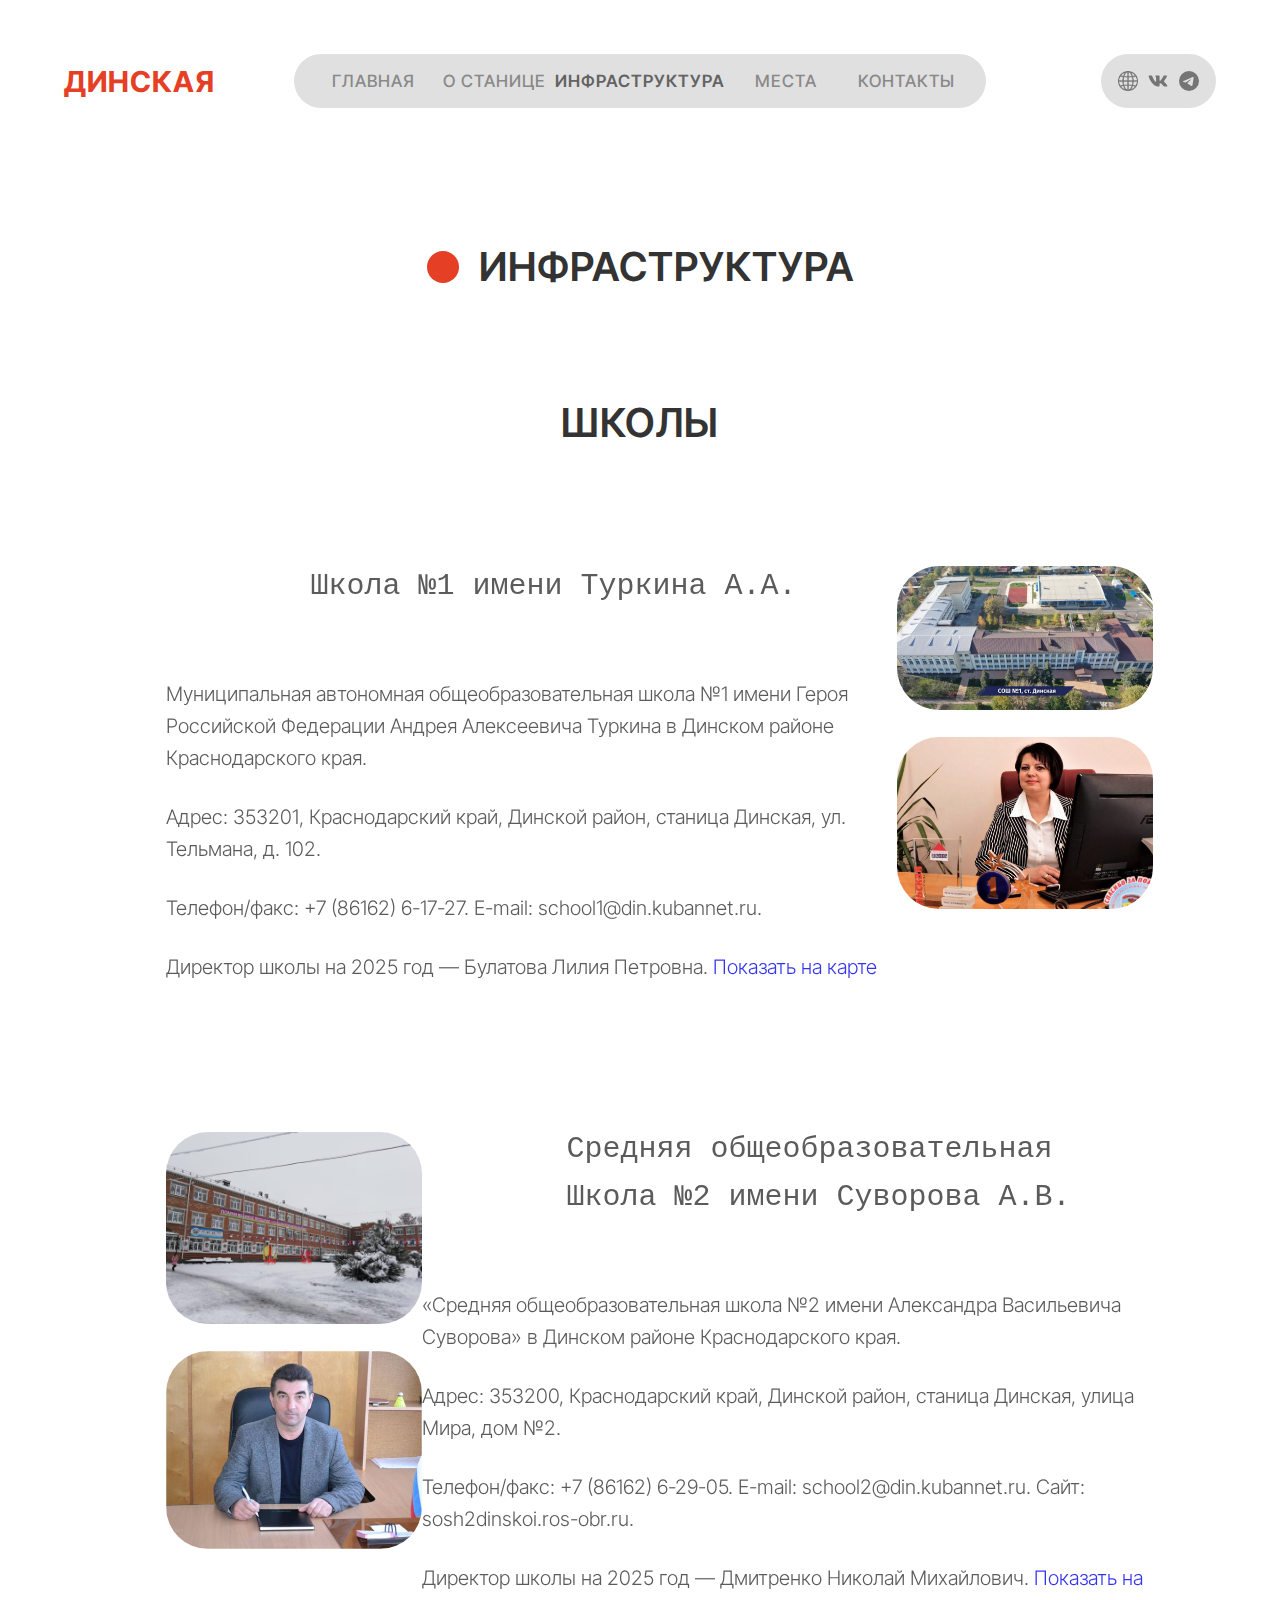
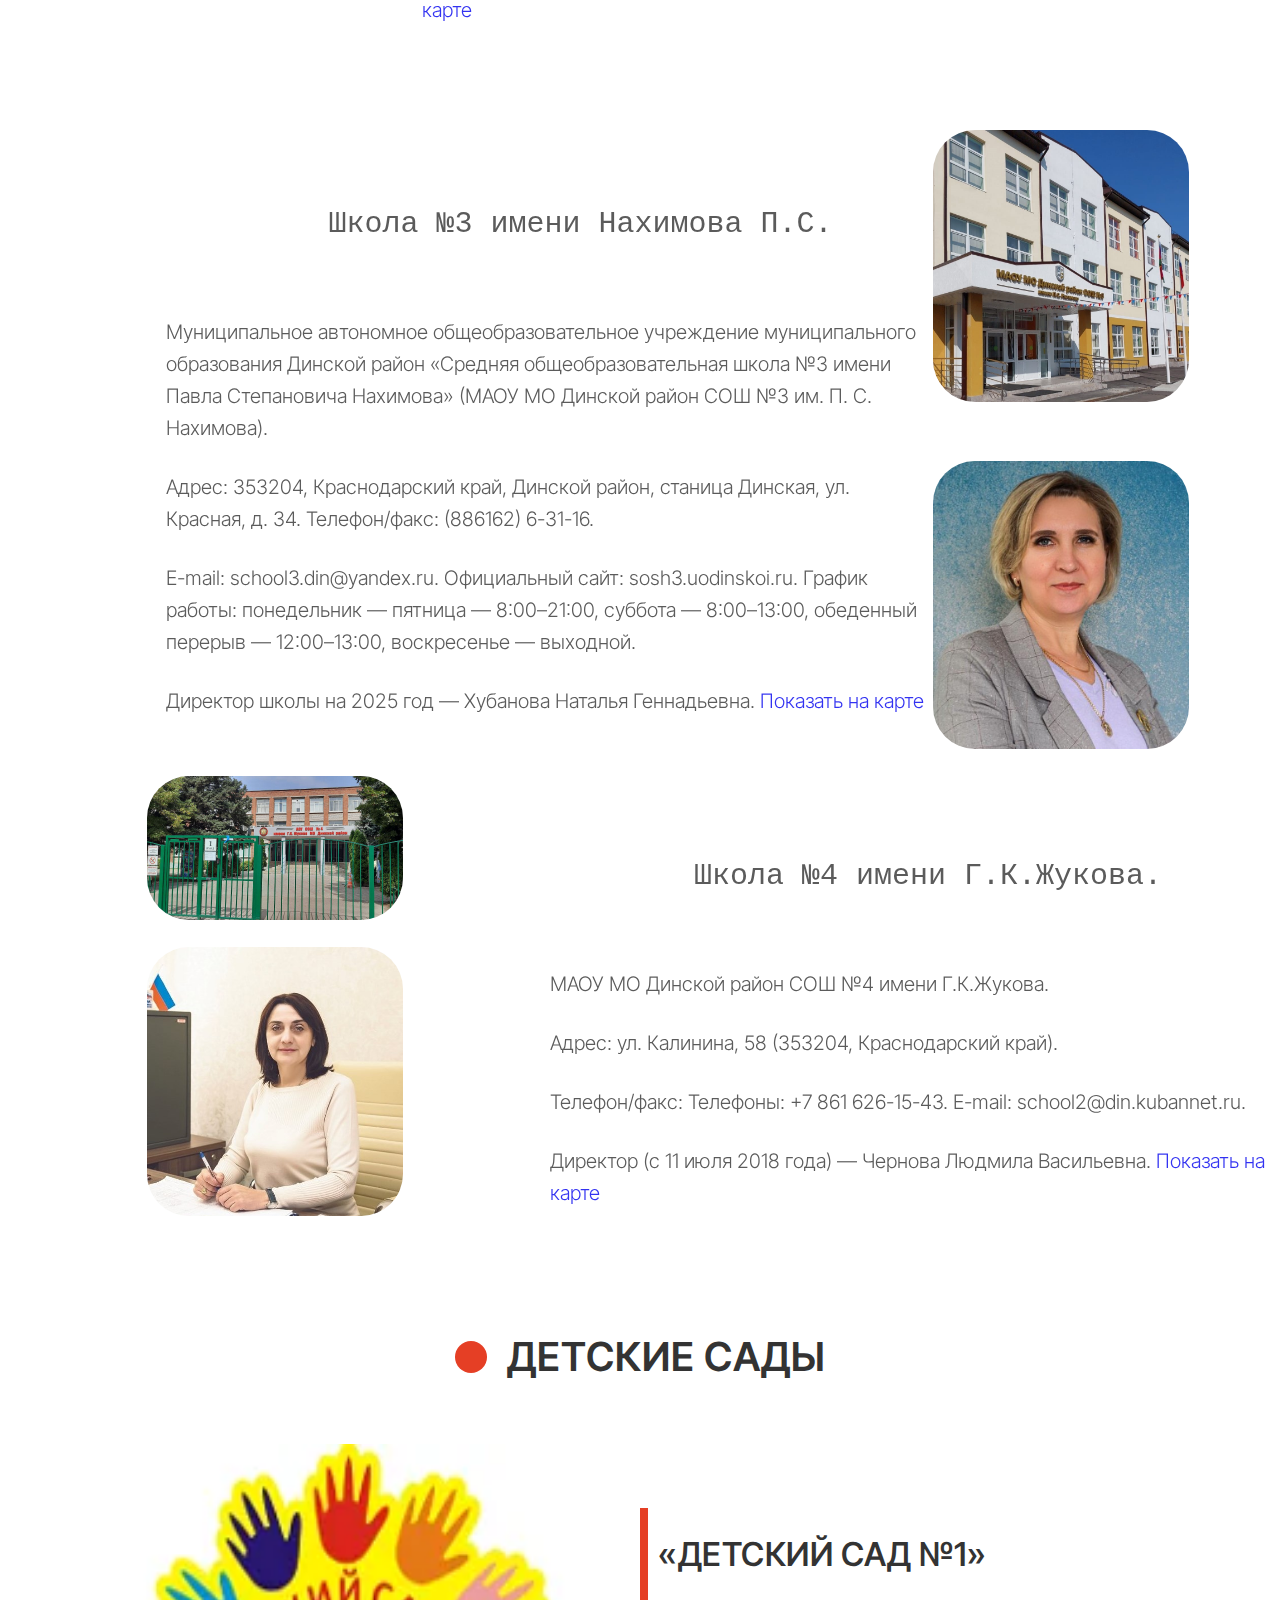
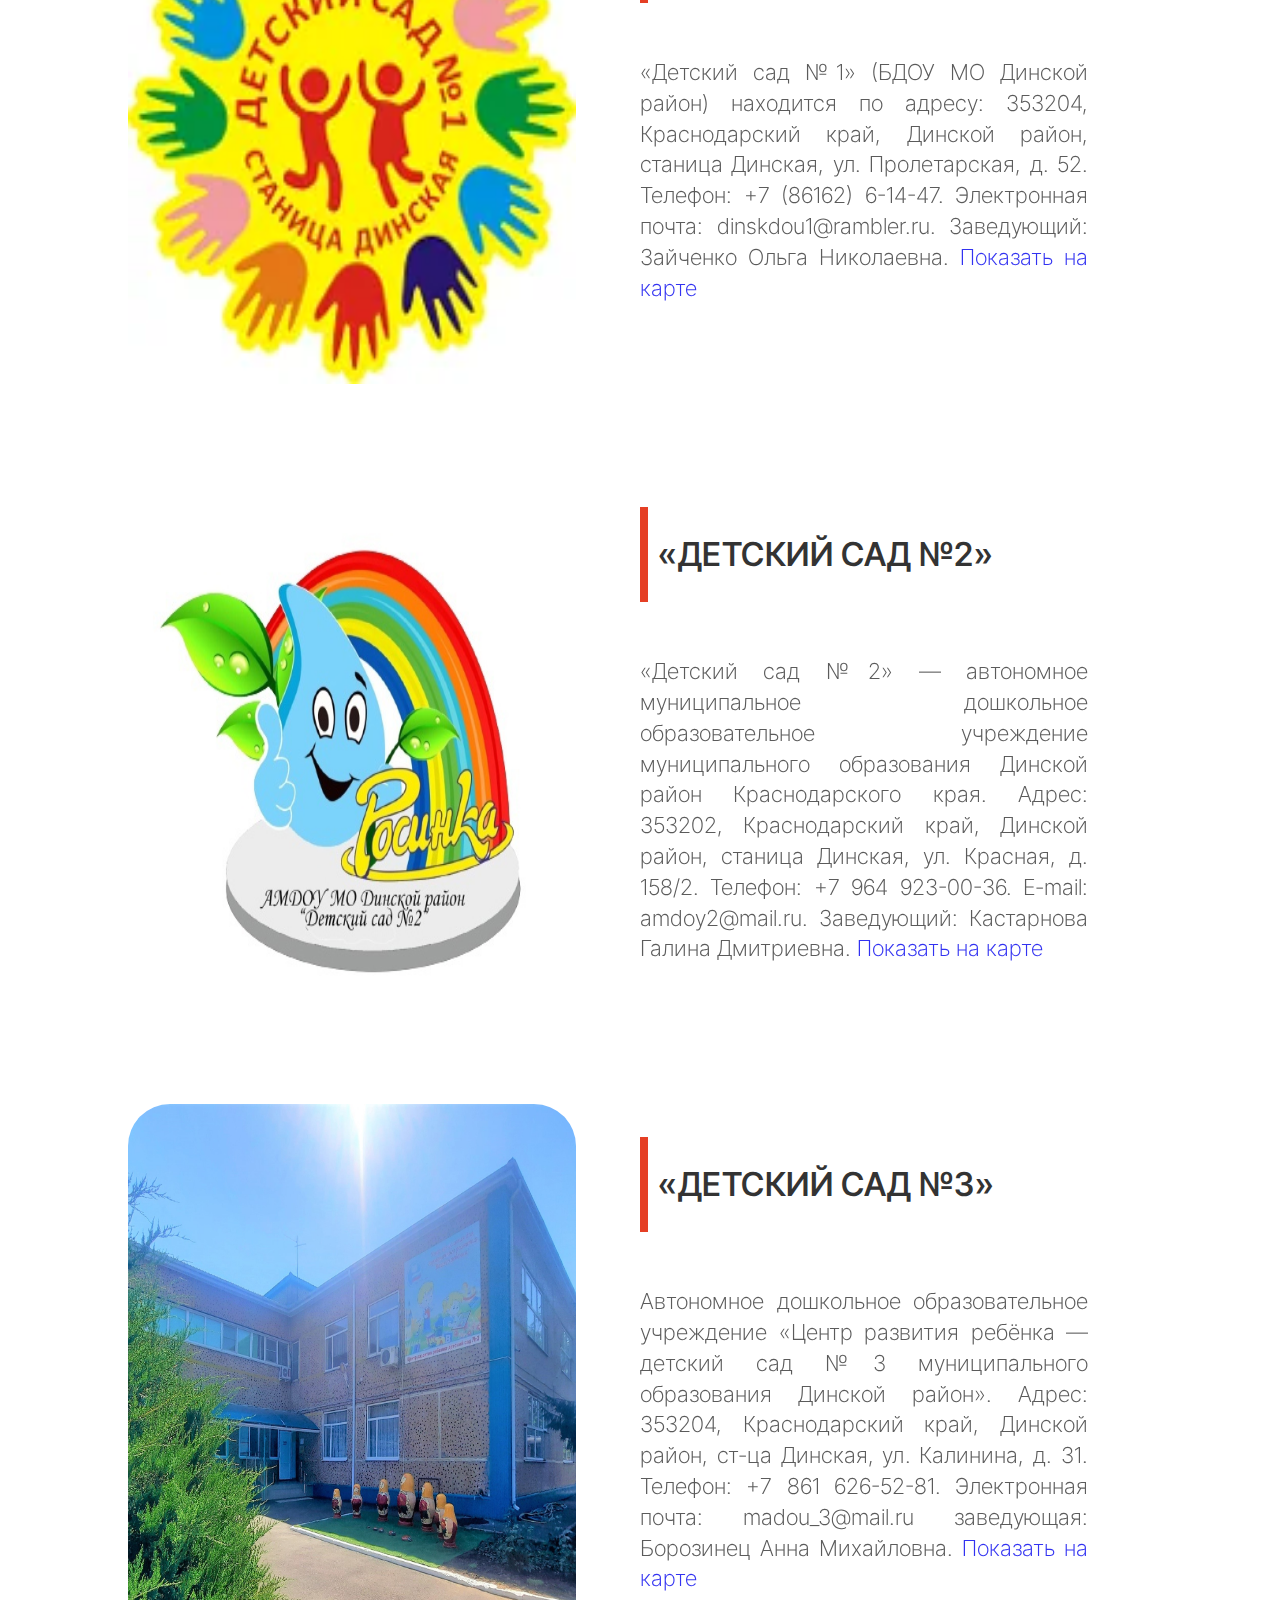
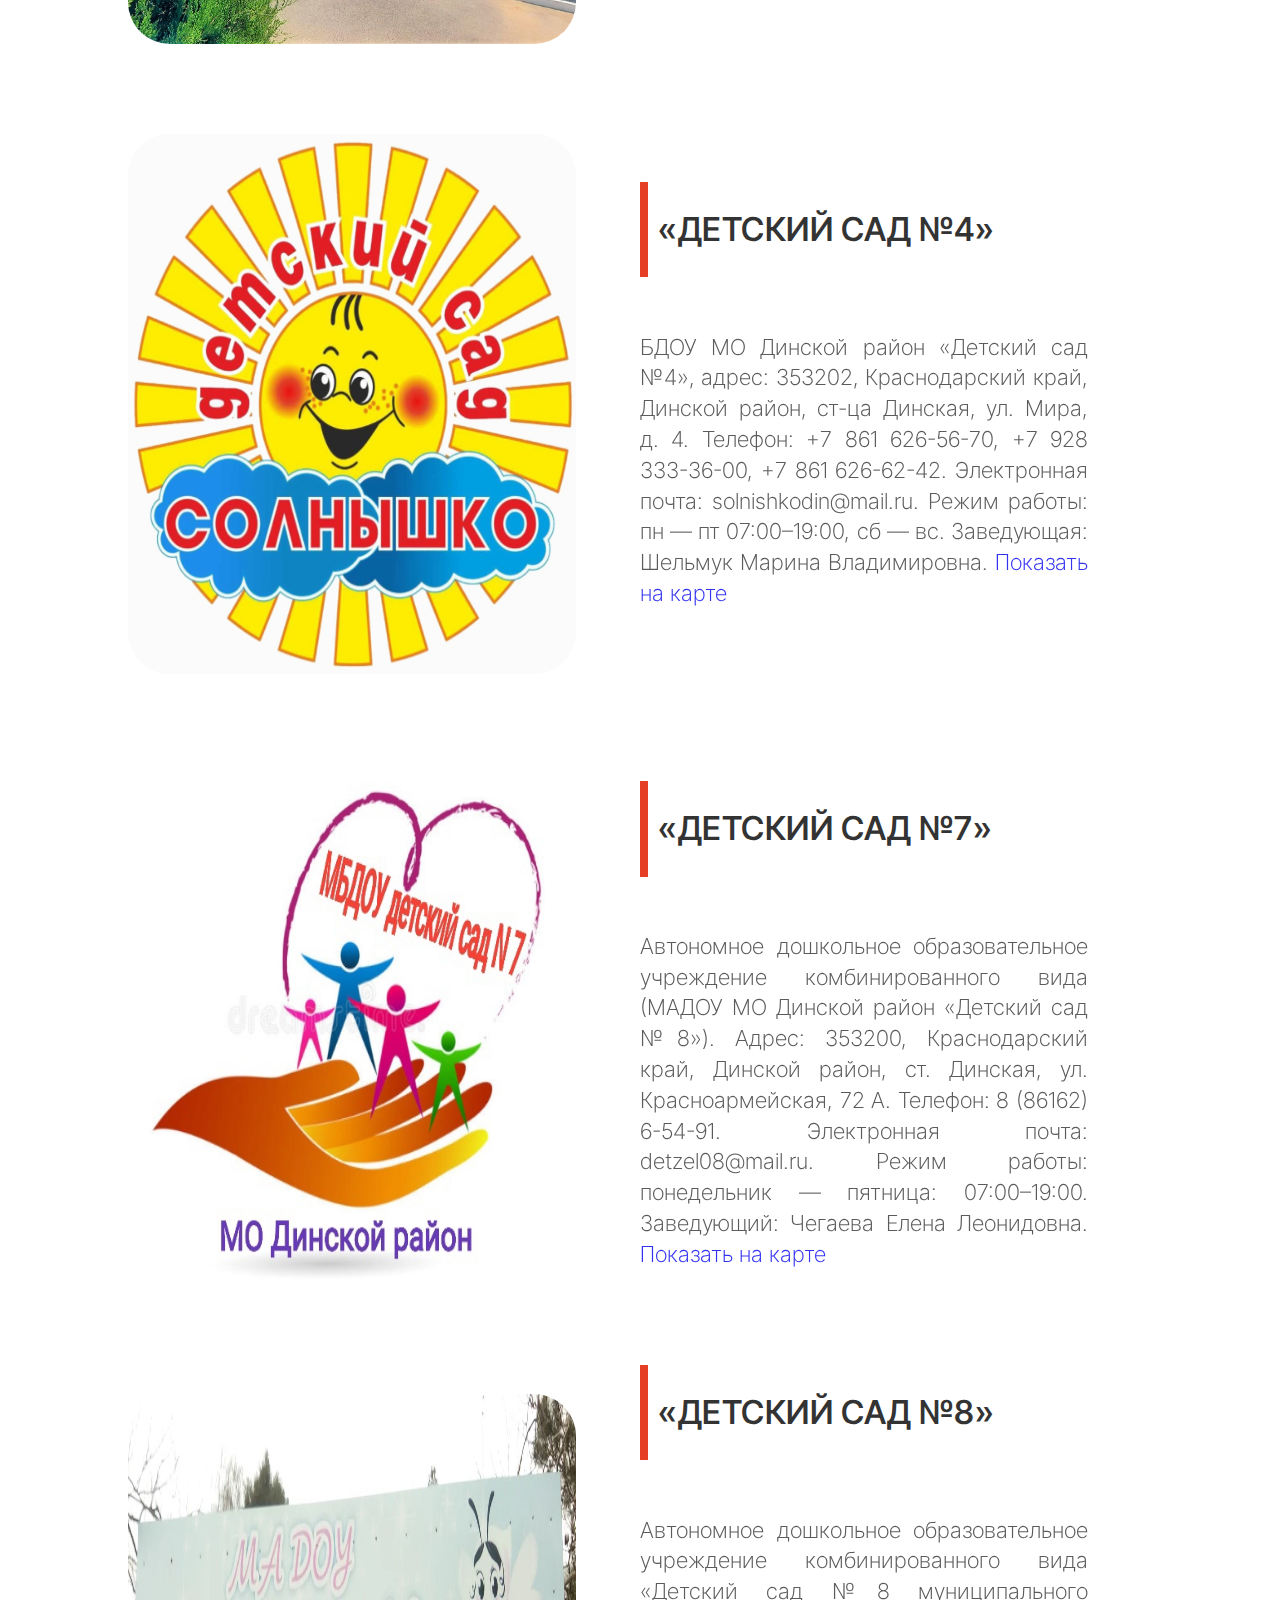
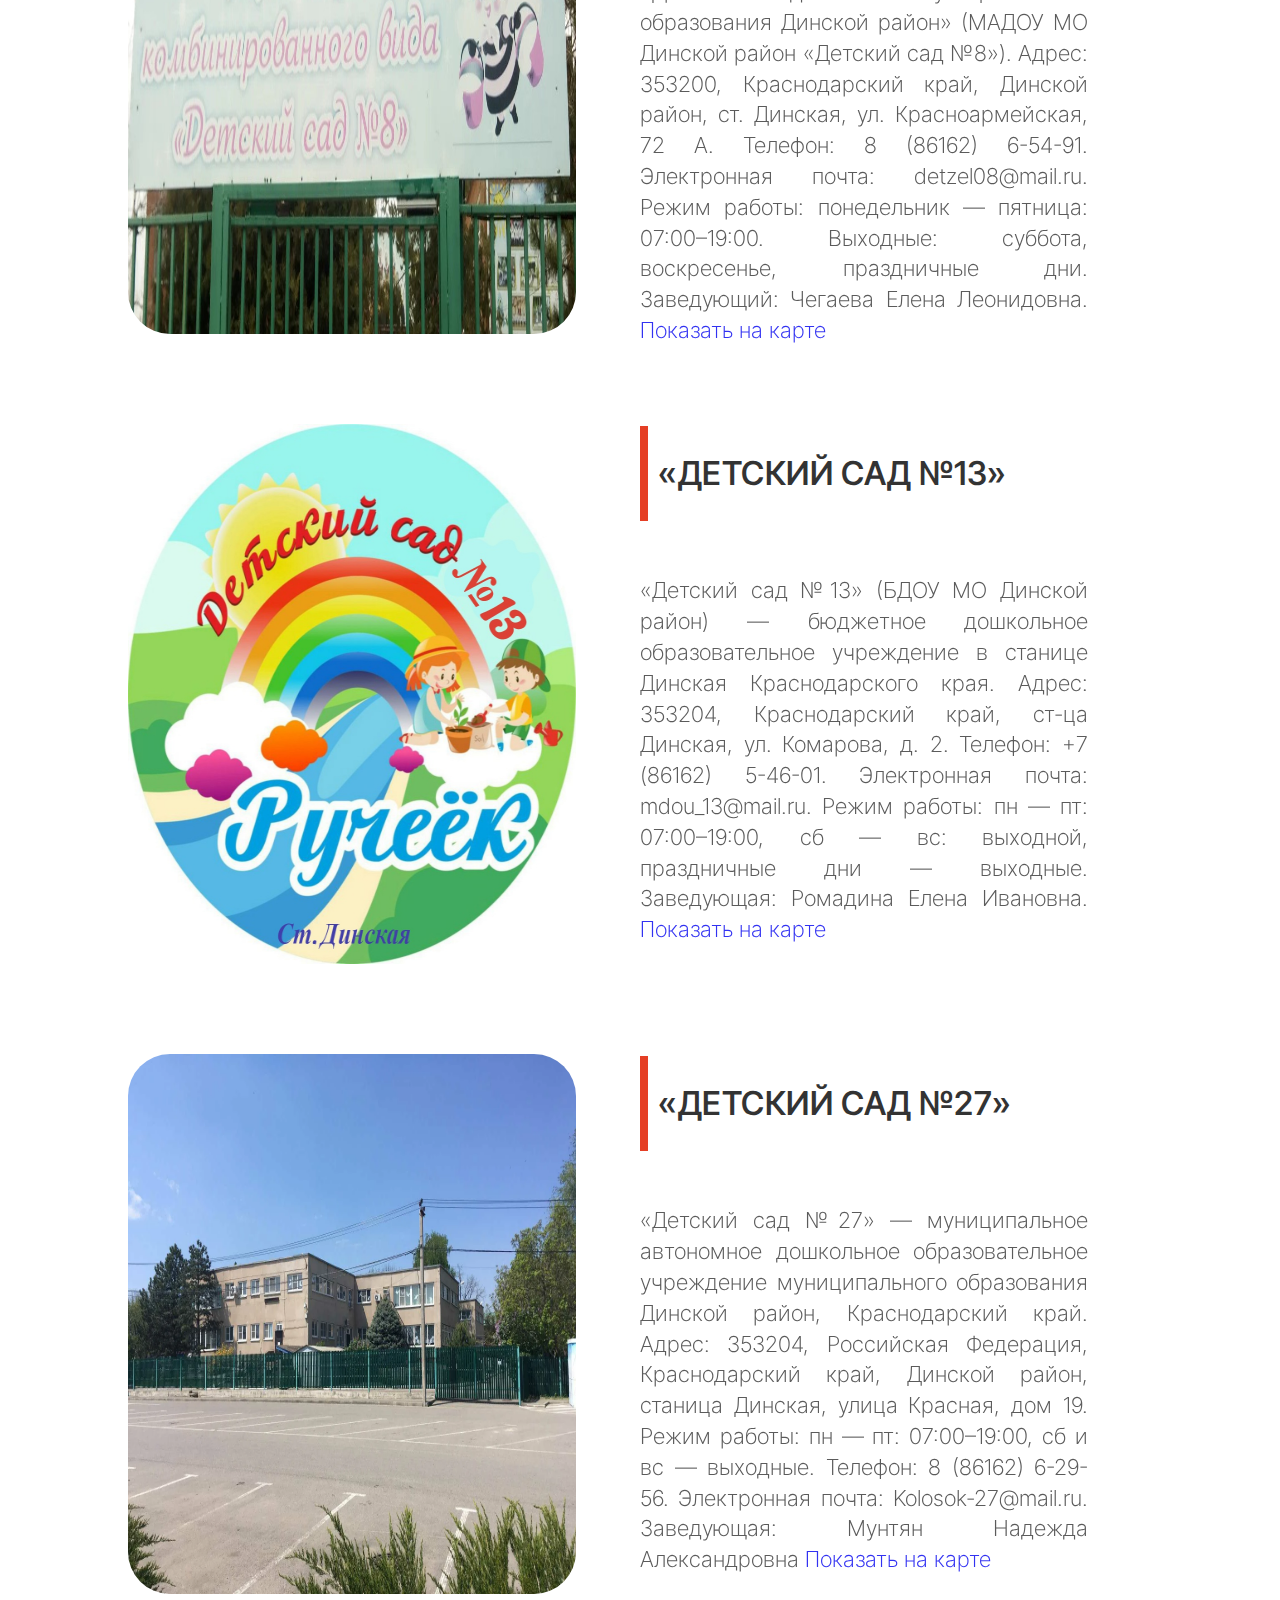
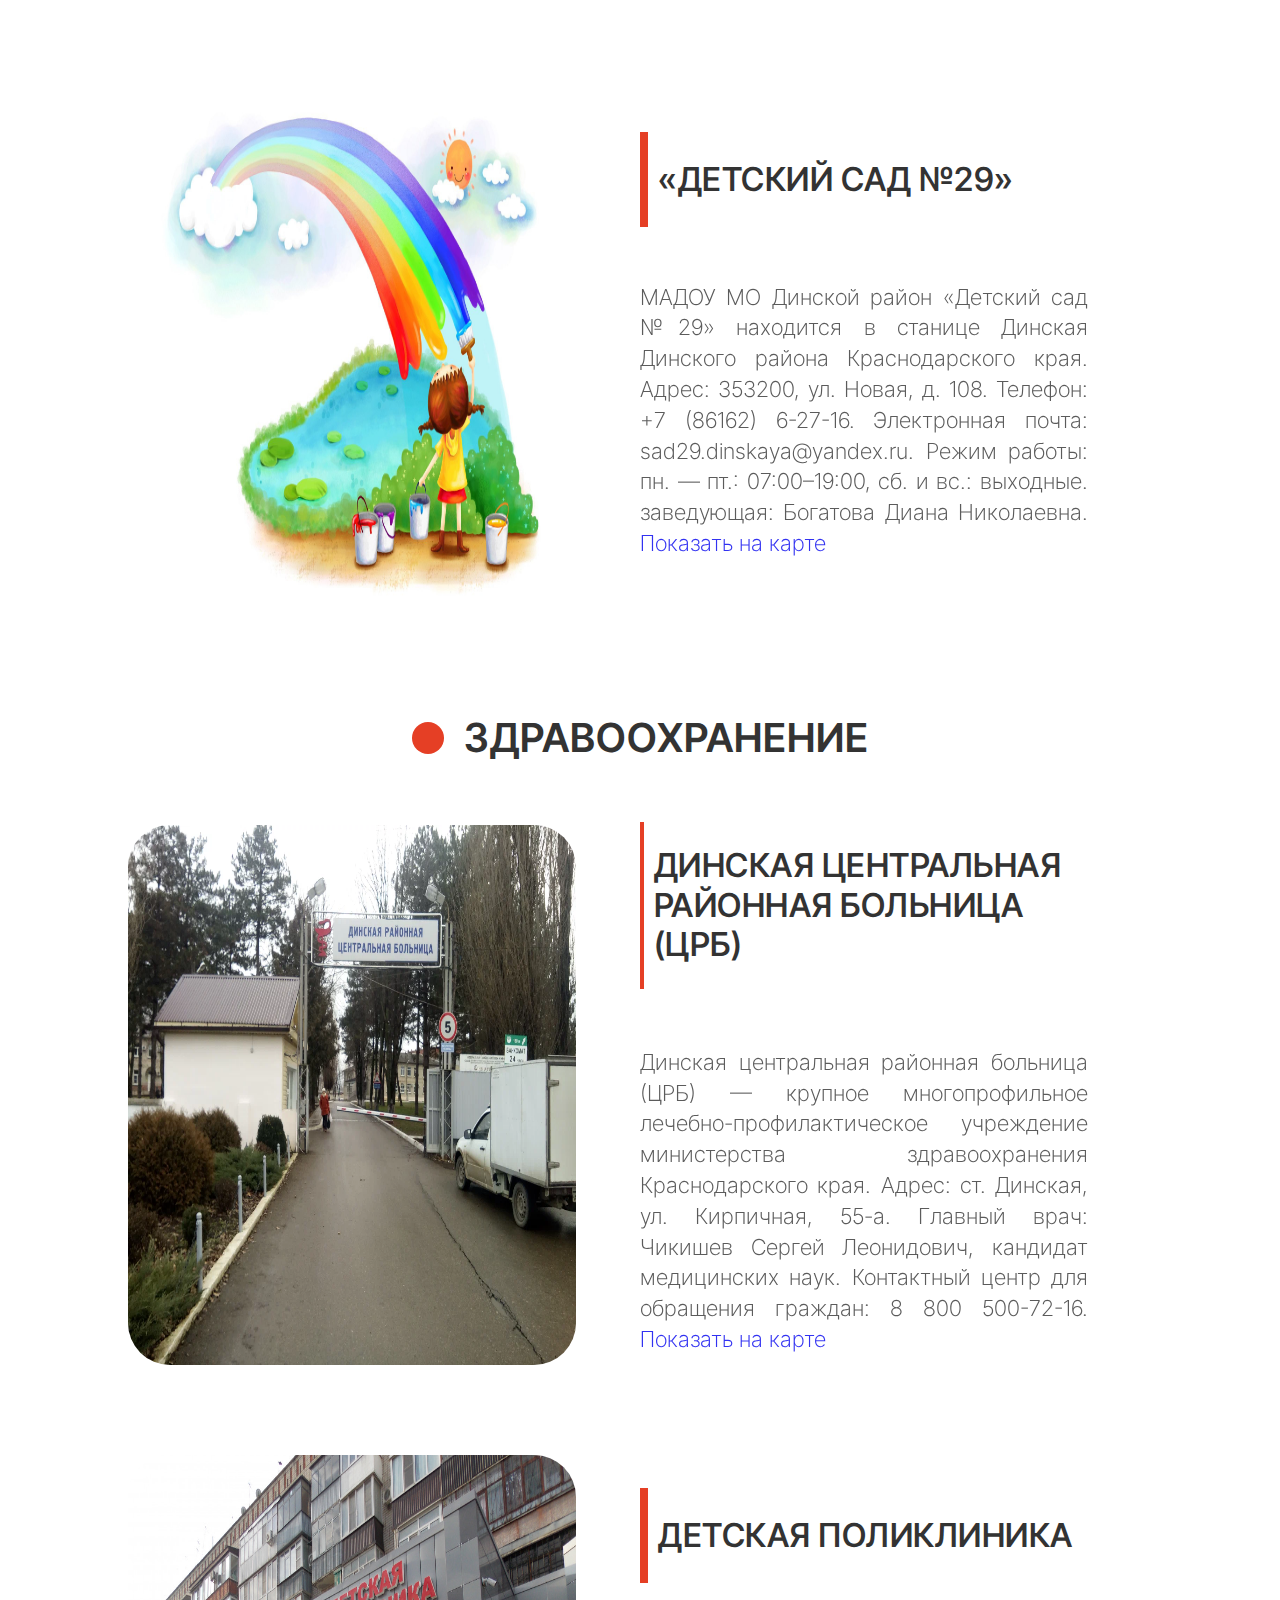
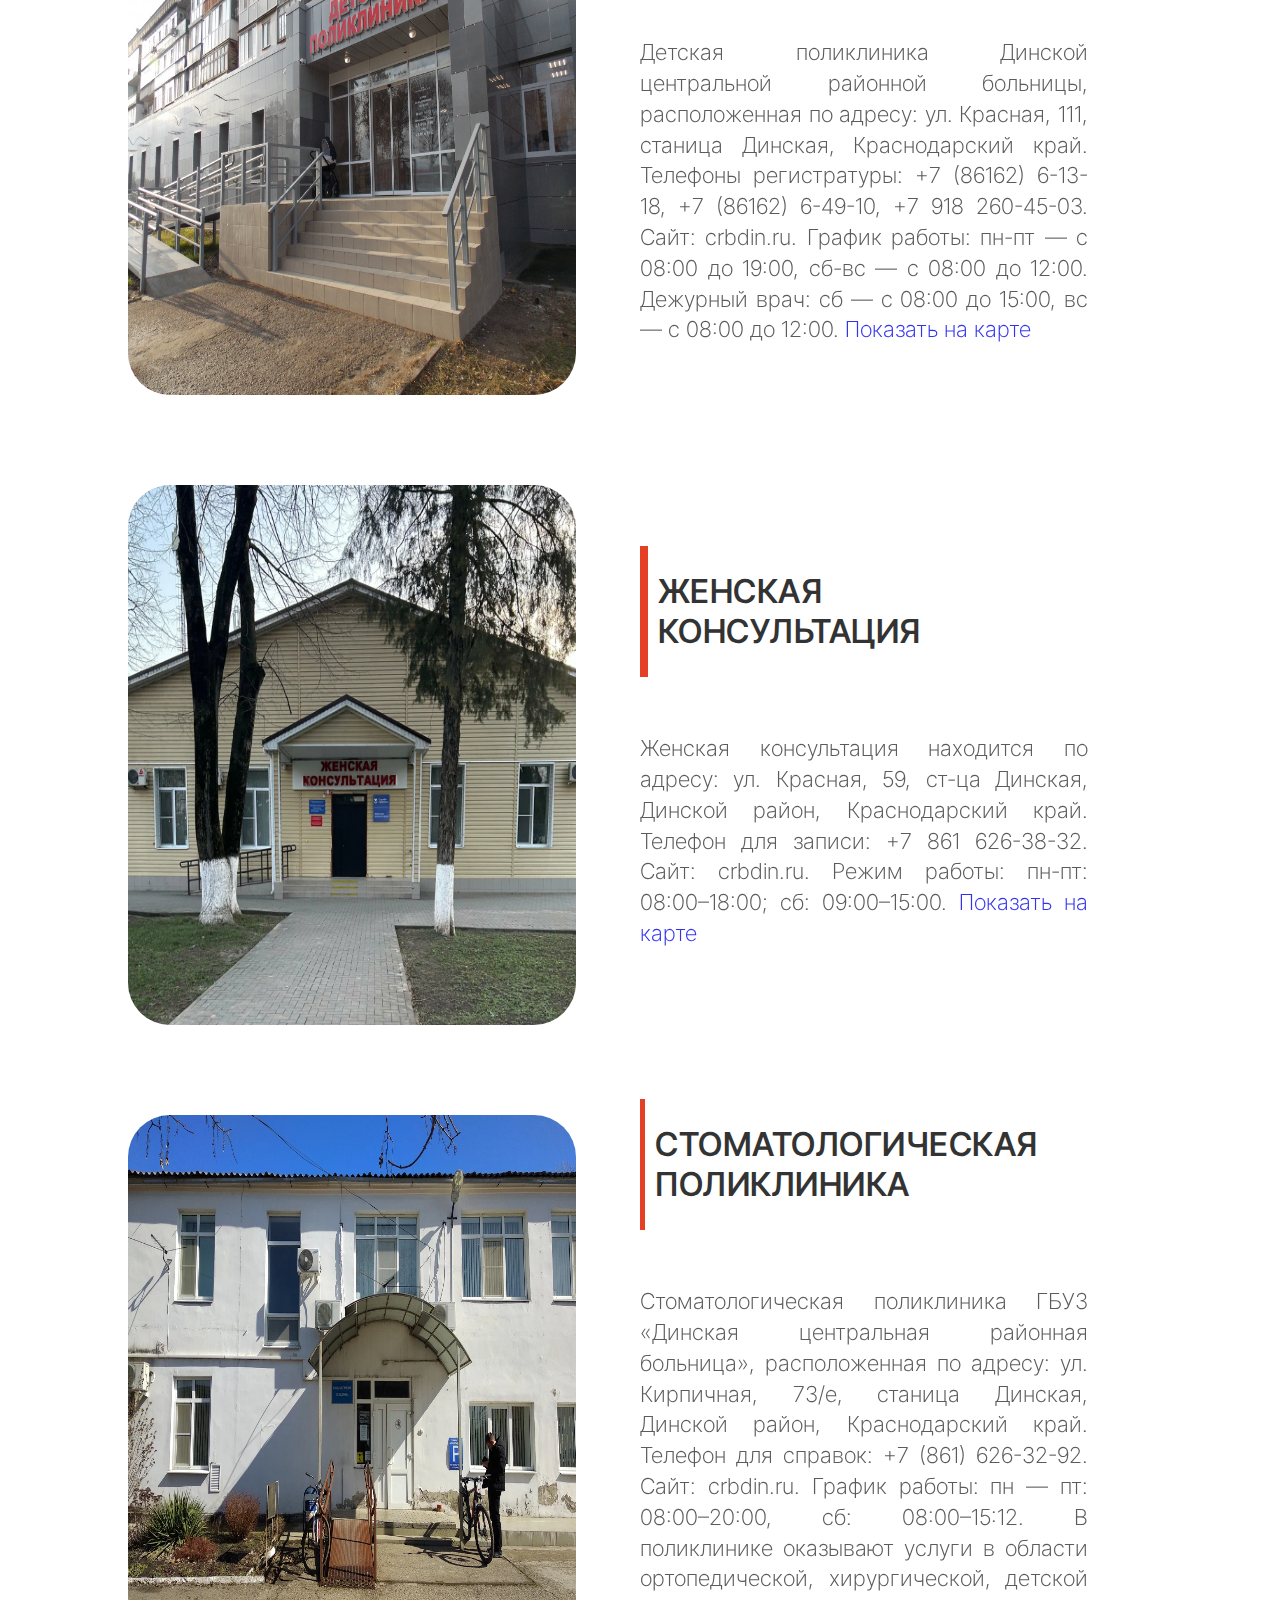
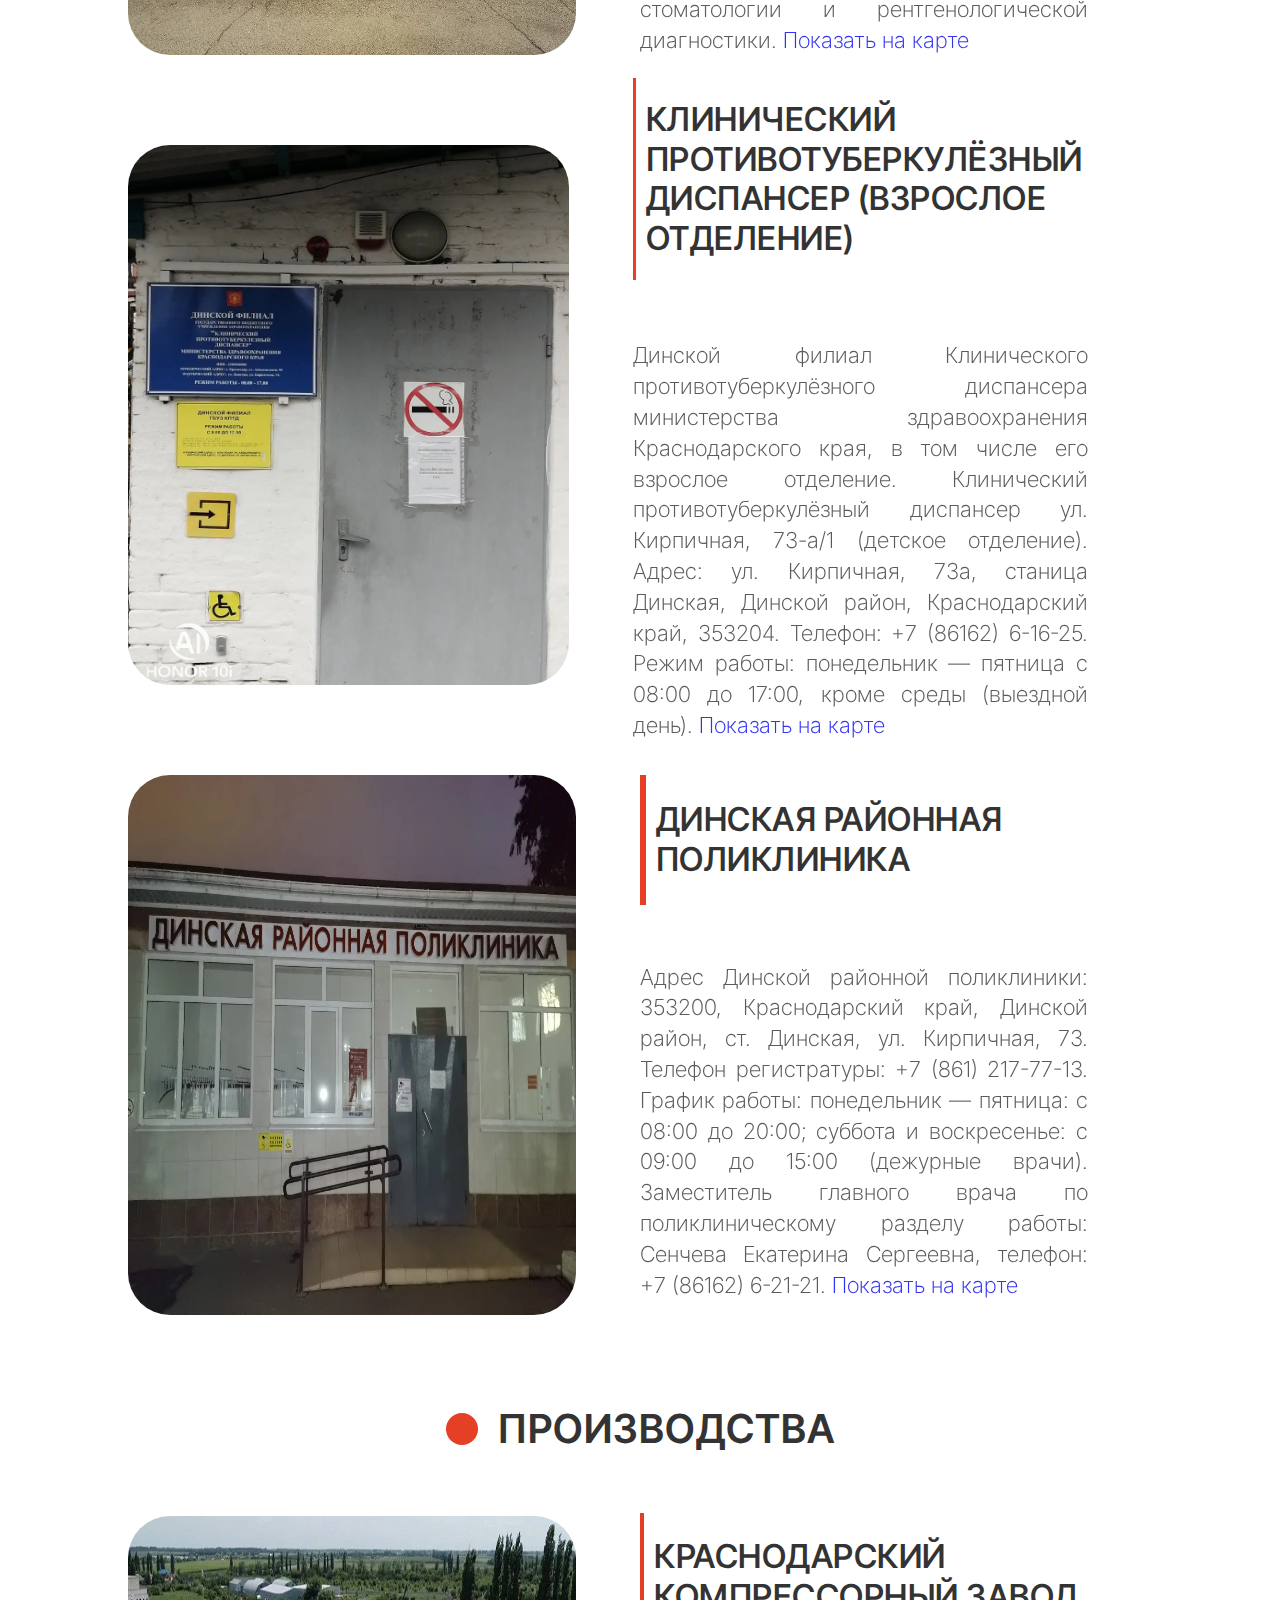
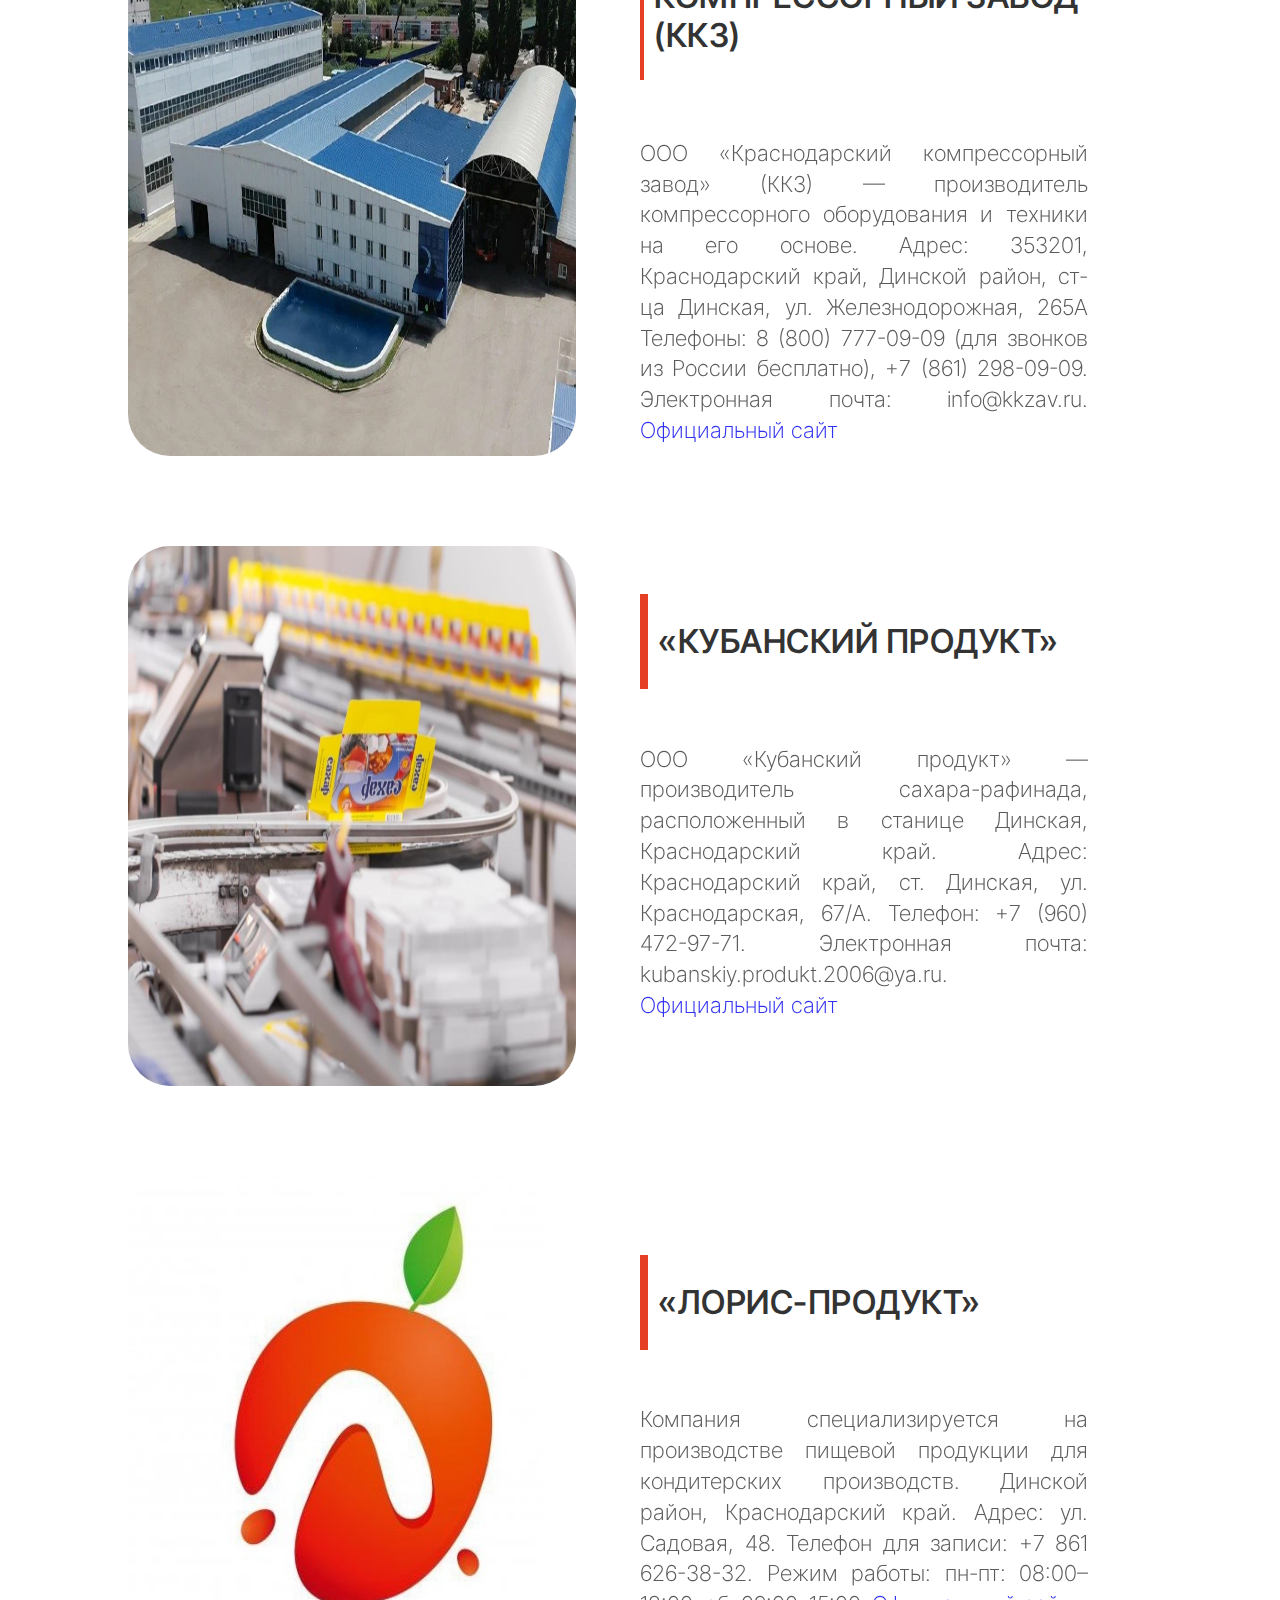
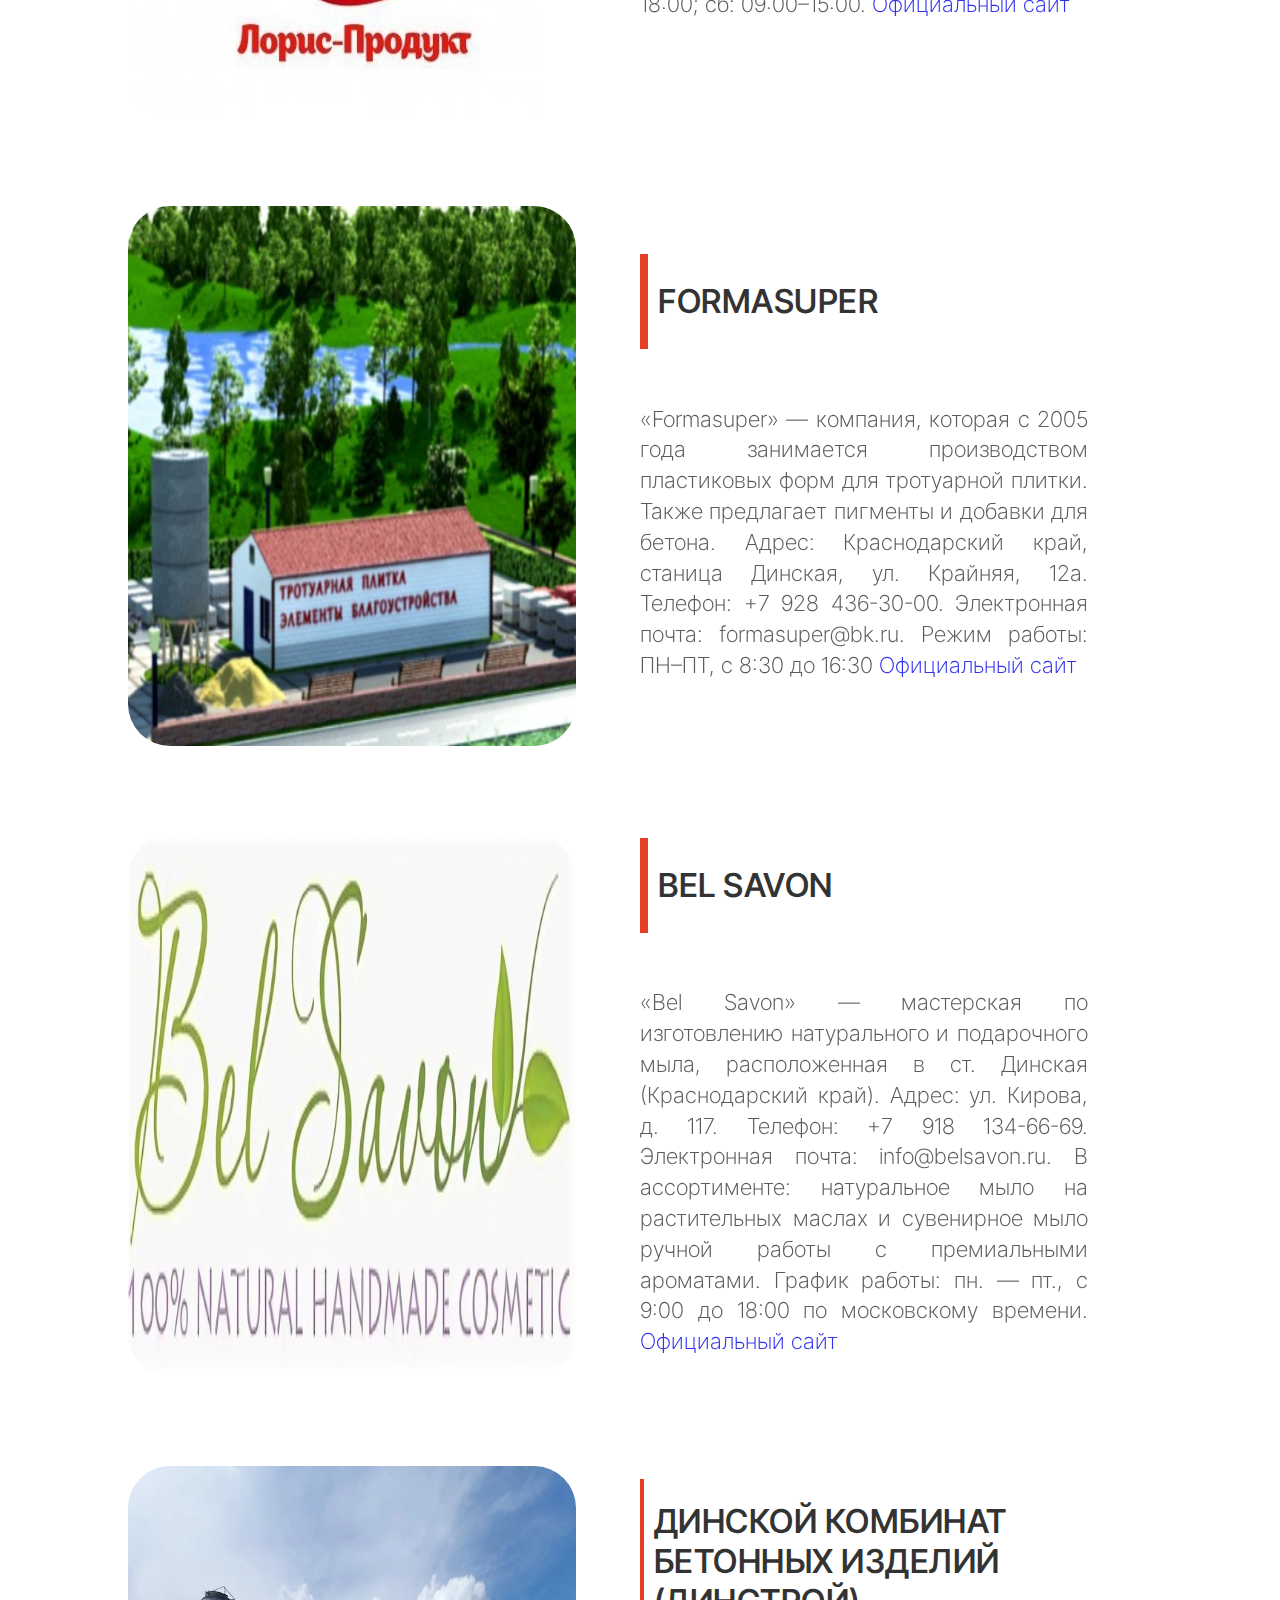
<file: web-portfolio/infos.html>
<!DOCTYPE html>
<html lang="en">

<head>
<meta charset="UTF-8" />
<meta name="viewport" content="width=device-width, initial-scale=1.0" />
<title>ДИНСКАЯ</title>

<link rel="shortcut icon" href="images/gerb.png">

<link rel="stylesheet" href="infos.css" />
<link rel="preconnect" href="https://fonts.googleapis.com" />
<link rel="preconnect" href="https://fonts.gstatic.com" crossorigin />
<link href="https://fonts.googleapis.com/css2?family=Inter+Tight:ital,wght@0,100..900;1,100..900&display=swap" rel="stylesheet" />
</head>
<script src="not-main.js" defer></script>

<body>
<header>
  <div class="header-wrapper">
    <a href="index.html" class="dinskaya-header">Динская</a>
    <nav class="nav-header">
      <a href="index.html" class="menu-1">Главная</a>
      <a href="about.html" class="menu-2">О станице</a>
      <a href="infos.html" class="menu-3">Инфраструктура</a>
      <a href="places.html" class="menu-4">Места</a>
      <a href="contacts.html" class="menu-5">Контакты</a>
    </nav>
    <div class="social-media">
      <a href="https://dinskoi-raion.ru/" target="_blank"><img src="images/Web-Icon.png" alt="web" class="web" /></a>
      <a href="https://vk.com/dinskoi_raion" target="_blank"><img src="images/vk.svg" alt="vk" class="vk" /></a>
      <a href="https://t.me/dinskaya23" target="_blank"><img src="images/telegram.svg" alt="tg" class="tg" /></a>
    </div>
  </div>
</header>

<div class="block-2" id="section-5-1">
  <div class="title-med">
    <div class="dot-h2"></div>
    <h2 class="title-h2">Инфраструктура</h2>
  </div>

  <div class="content-wrapper-2">
    <div class="title-h2">Школы</div>
  </div>
  <div class="side">  <!-- копируешь от сюда -->
    <div class="left-side">
      <pre class="pq">
        Школа №1 имени Туркина А.А.
      </pre>
      <p>
        Муниципальная автономная общеобразовательная школа №1 имени Героя Российской Федерации Андрея Алексеевича
        Туркина в Динском районе Краснодарского края.
      </p>
      <p>
        Адрес: 353201, Краснодарский край, Динской район, станица Динская, ул. Тельмана, д. 102.
      </p>
      <p>
        Телефон/факс: +7 (86162) 6-17-27.
        E-mail: school1@din.kubannet.ru.
      </p>
      <p>
        Директор школы на 2025 год — Булатова Лилия Петровна.
        <a class="ssilka" href="https://yandex.ru/maps/-/CHC4zP4u"> Показать на карте </a>
      </p>
    </div>
    <div class="right-side">
      <div class="image-1">
        <div><img src="images/skool1.jpeg " alt="dinskaya-field" /></div>
        <div><img src="images/skool3.jpeg" alt="dinskaya-field" /></div>
      </div>
    </div>
  </div> 
  <!-- и до сюда.
  если будешь еще что то добавлять и чисто потом текст поменяешь и картинки и все, этот коммент потом удали -->

  <div class="side">
    <div class="right-side">
      <div class="image-1">
        <div><img src="images/bou2.jpg" alt="dinskaya-church" /></div>
        <div><img src="images/bou2direktor.jpg" alt="dinskaya-church" /></div>
      </div>
    </div>
    <div class="left-side">
      <pre class="pq">
        Средняя общеобразовательная 
        Школа №2 имени Суворова А.В.
      </pre>
      <p>
        «Средняя общеобразовательная школа №2 имени Александра Васильевича Суворова» в Динском районе Краснодарского
        края. </p>
      <p>
        Адрес: 353200, Краснодарский край, Динской район, станица Динская, улица Мира, дом №2. </p>
      <p>
        Телефон/факс: +7 (86162) 6-29-05.
        E-mail: school2@din.kubannet.ru.
        Сайт: sosh2dinskoi.ros-obr.ru.
      </p>
      <p>
        Директор школы на 2025 год — Дмитренко Николай Михайлович.
        <a class="ssilka" href="https://yandex.ru/maps/-/CHC4z2~p"> Показать на карте </a>
      </p>

        
    </div>
  </div>

  <div class="side">
    <div class="left-side">
      <pre class="pq">
         Школа №3 имени Нахимова П.С.
      </pre>
      <p>
        Муниципальное автономное общеобразовательное учреждение муниципального образования Динской район «Средняя
        общеобразовательная школа №3 имени Павла Степановича Нахимова» (МАОУ МО Динской район СОШ №3 им. П. С.
        Нахимова). </p>
      <p>
        Адрес: 353204, Краснодарский край, Динской район, станица Динская, ул. Красная, д. 34.
        Телефон/факс: (886162) 6-31-16.
      </p>
      <p>
        E-mail: school3.din@yandex.ru.
        Официальный сайт: sosh3.uodinskoi.ru.
        График работы: понедельник — пятница — 8:00–21:00, суббота — 8:00–13:00, обеденный перерыв — 12:00–13:00,
        воскресенье — выходной.
      </p>
      <p>
        Директор школы на 2025 год — Хубанова Наталья Геннадьевна.
        <a class="ssilka" href="https://yandex.ru/maps/-/CHC474Pk"> Показать на карте </a>
      </p>
    </div>
    <div class="right-side">
      <div class="image-1">
        <div><img class="skool3" src="images/3skool1.jpg" alt="dinskaya-field" /></div>
        <div><img class="skool3" src="images/3skool.jpg" alt="dinskaya-field" /></div>
      </div>
    </div>
  </div>
</div>

<div class="side">
    <div class="right-side">
      <div class="image-1">
        <div><img src="images/4skool1.jpg" alt="dinskaya-church" /></div>
        <div><img src="images/4skool.jpg" alt="dinskaya-church" /></div>
      </div>
    </div>
    <div class="left-side">
      <pre class="pq">
        Школа №4 имени Г.К.Жукова. 
      </pre>
      <p>
        МАОУ МО Динской район СОШ №4 имени Г.К.Жукова. 
       </p>
      <p>
        Адрес: ул. Калинина, 58 (353204, Краснодарский край). </p>
      <p>
        Телефон/факс: Телефоны: +7 861 626-15-43.
        E-mail: school2@din.kubannet.ru.
  
      </p>
      <p>
        Директор (с 11 июля 2018 года) — Чернова Людмила Васильевна.

        <a class="ssilka" href="https://yandex.ru/maps/-/CHShv09c"> Показать на карте </a>
      </p>

        
    </div>
  </div>


<div class="block-3" id="section-5-4">
  <div class="title-med">
    <div class="dot-h2"></div>
    <h2 class="title-h2">Детские сады</h2>
  </div>
  <div class="content-wrapper-3">

    <div class="stanitsa-wrapper">
      <div class="stanitsa">
        <img class="stanitsa_left" src="images/cad1.png" alt="stanitsa" />
        <div class="stanitsa_right">
          <div class="title-small">
            <div class="bar-h3"></div>
            <h3 class="title-h3">«Детский сад №1» </h3>
          </div>
          <p class="stanitsa_right_bottom">
            «Детский сад №1» (БДОУ МО Динской район) находится по адресу: 353204,
            Краснодарский край, Динской район, станица Динская, ул. Пролетарская, д. 52.
            Телефон: +7 (86162) 6-14-47.
            Электронная почта: dinskdou1@rambler.ru.
            Заведующий: Зайченко Ольга Николаевна.
            <a class="ssilka" href="https://yandex.ru/maps/-/CHC4nS4i"> Показать на карте </a>

          </p>
        </div>
      </div>
      <div class="stanitsa">
        <img class="stanitsa_left" src="images/cad2.jpg" alt="stanitsa" />
        <div class="stanitsa_right">
          <div class="title-small">
            <div class="bar-h3"></div>
            <h3 class="title-h3">«Детский сад №2»</h3>
          </div>
          <p class="stanitsa_right_bottom">
            «Детский сад №2» — автономное муниципальное дошкольное образовательное учреждение муниципального
            образования
            Динской район Краснодарского края.
            Адрес: 353202, Краснодарский край, Динской район, станица Динская, ул. Красная, д. 158/2.
            Телефон: +7 964 923-00-36.
            E-mail: amdoy2@mail.ru.
            Заведующий: Кастарнова Галина Дмитриевна.
            <a class="ssilka" href="https://yandex.ru/maps/-/CHC4n8J7"> Показать на карте </a>

          </p>
        </div>
      </div>
      <div class="stanitsa">
        <img class="stanitsa_left" src="images/cad3.jpg" alt="stanitsa" />
        <div class="stanitsa_right">
          <div class="title-small">
            <div class="bar-h3"></div>
            <h3 class="title-h3">«Детский сад №3»</h3>
          </div>
          <p class="stanitsa_right_bottom">
            Автономное дошкольное образовательное учреждение «Центр развития ребёнка — детский сад №3 муниципального
            образования Динской район».
            Адрес: 353204, Краснодарский край, Динской район, ст-ца Динская, ул. Калинина, д. 31.
            Телефон: +7 861 626-52-81.
            Электронная почта: madou_3@mail.ru
            заведующая: Борозинец Анна Михайловна.
            <a class="ssilka" href="https://yandex.ru/maps/-/CHC4n-lx"> Показать на карте </a>

          </p>
        </div>
      </div>
      <div class="stanitsa">
        <img class="stanitsa_left" src="images/cad4.jpg" alt="stanitsa" />
        <div class="stanitsa_right">
          <div class="title-small">
            <div class="bar-h3"></div>
            <h3 class="title-h3">«Детский сад №4» </h3>
          </div>
          <p class="stanitsa_right_bottom">
            БДОУ МО Динской район «Детский сад №4», адрес: 353202, Краснодарский край, Динской район,
            ст-ца Динская, ул. Мира, д. 4.
            Телефон: +7 861 626-56-70, +7 928 333-36-00, +7 861 626-62-42.
            Электронная почта: solnishkodin@mail.ru.
            Режим работы: пн — пт 07:00–19:00, сб — вс.
            Заведующая: Шельмук Марина Владимировна.
            <a class="ssilka" href="https://yandex.ru/maps/-/CHC4rMiW"> Показать на карте </a>

          </p>
        </div>
      </div>

      <div class="stanitsa">
        <img class="stanitsa_left" src="images/cad7.png" alt="stanitsa" />
        <div class="stanitsa_right">
          <div class="title-small">
            <div class="bar-h3"></div>
            <h3 class="title-h3">«Детский сад №7» </h3>
          </div>
          <p class="stanitsa_right_bottom">
            Автономное дошкольное образовательное учреждение комбинированного вида (МАДОУ МО Динской район «Детский
            сад №8»).
            Адрес: 353200, Краснодарский край, Динской район, ст. Динская, ул. Красноармейская, 72 А.
            Телефон: 8 (86162) 6-54-91.
            Электронная почта: detzel08@mail.ru.
            Режим работы: понедельник — пятница: 07:00–19:00.
            Заведующий: Чегаева Елена Леонидовна.
            <a class="ssilka" href="https://yandex.ru/maps/-/CHC4rRmY"> Показать на карте </a>

          </p>
        </div>
      </div>

      <div class="stanitsa">
        <img class="stanitsa_left" src="images/cad8.jpg" alt="stanitsa" />
        <div class="stanitsa_right">
          <div class="title-small">
            <div class="bar-h3"></div>
            <h3 class="title-h3">«Детский сад №8» </h3>
          </div>
          <p class="stanitsa_right_bottom">
            Автономное дошкольное образовательное учреждение комбинированного вида «Детский сад №8 муниципального
            образования Динской район» (МАДОУ МО Динской район «Детский сад №8»).
            Адрес: 353200, Краснодарский край, Динской район, ст. Динская, ул. Красноармейская, 72 А.
            Телефон: 8 (86162) 6-54-91.
            Электронная почта: detzel08@mail.ru.
            Режим работы: понедельник — пятница: 07:00–19:00. Выходные: суббота, воскресенье, праздничные дни.
            Заведующий: Чегаева Елена Леонидовна.
            <a class="ssilka" href="https://yandex.ru/maps/-/CHC4rZpQ0"> Показать на карте </a>
          </p>
        </div>
      </div>


      <div class="stanitsa">
        <img class="stanitsa_left" src="images/cad13.jpg" alt="stanitsa" />
        <div class="stanitsa_right">
          <div class="title-small">
            <div class="bar-h3"></div>
            <h3 class="title-h3">«Детский сад №13» </h3>
          </div>
          <p class="stanitsa_right_bottom">
            «Детский сад №13» (БДОУ МО Динской район) — бюджетное дошкольное образовательное учреждение в станице
            Динская
            Краснодарского края.
            Адрес: 353204, Краснодарский край, ст-ца Динская, ул. Комарова, д. 2.
            Телефон: +7 (86162) 5-46-01.
            Электронная почта: mdou_13@mail.ru.
            Режим работы: пн — пт: 07:00–19:00, сб — вс: выходной, праздничные дни — выходные.
            Заведующая: Ромадина Елена Ивановна.
            <a class="ssilka" href="https://yandex.ru/maps/-/CHC4rGP2"> Показать на карте </a>
        </div>
      </div>

      <div class="stanitsa">
        <img class="stanitsa_left" src="images/cad27.jpg" alt="stanitsa" />
        <div class="stanitsa_right">
          <div class="title-small">
            <div class="bar-h3"></div>
            <h3 class="title-h3">«Детский сад №27» </h3>
          </div>
          <p class="stanitsa_right_bottom">
            «Детский сад №27» — муниципальное автономное дошкольное образовательное учреждение муниципального
            образования
            Динской район, Краснодарский край.
            Адрес: 353204, Российская Федерация, Краснодарский край, Динской район, станица Динская, улица Красная,
            дом 19.
            Режим работы: пн — пт: 07:00–19:00, сб и вс — выходные.
            Телефон: 8 (86162) 6-29-56.
            Электронная почта: Kolosok-27@mail.ru.
            Заведующая: Мунтян Надежда Александровна
            <a class="ssilka" href="45.211524, 39.230818"> Показать на карте </a>
          </p>
        </div>
      </div>
      
      <div class="stanitsa">
        <img class="stanitsa_left" src="images/cad29.jpg" alt="stanitsa" />
        <div class="stanitsa_right">
          <div class="title-small">
            <div class="bar-h3"></div>
            <h3 class="title-h3">«Детский сад №29» </h3>
          </div>
          <p class="stanitsa_right_bottom">
            МАДОУ МО Динской район «Детский сад №29» находится в станице Динская Динского района Краснодарского края.
            Адрес: 353200, ул. Новая, д. 108.
            Телефон: +7 (86162) 6-27-16.
            Электронная почта: sad29.dinskaya@yandex.ru.
            Режим работы: пн. — пт.: 07:00–19:00, сб. и вс.: выходные.
            заведующая: Богатова Диана Николаевна.
            <a class="ssilka" href="https://yandex.ru/maps/-/CHC4rHlL"> Показать на карте </a>
          </p>
        </div>
      </div>

    </div>
  </div>

</div>


<!--  -->


<div class="block-3" id="section-5-2">
  <div class="title-med">
    <div class="dot-h2"></div>
    <h2 class="title-h2">Здравоохранение</h2>
  </div>
  <div class="content-wrapper-3">
    <div class="stanitsa-wrapper">
      <div class="stanitsa">
        <img class="stanitsa_left" src="images/zdorovie1.webp" alt="stanitsa" />
        <div class="stanitsa_right">
          <div class="title-small">
            <div class="bar-h3"></div>
            <h3 class="title-h3">Динская центральная районная больница (ЦРБ)</h3>
          </div>
          <p class="stanitsa_right_bottom">
            Динская центральная районная больница (ЦРБ) — крупное многопрофильное лечебно-профилактическое учреждение
            министерства здравоохранения Краснодарского края.
            Адрес: ст. Динская, ул. Кирпичная, 55-а.
            Главный врач: Чикишев Сергей Леонидович, кандидат медицинских наук.
            Контактный центр для обращения граждан: 8 800 500-72-16.
            <a class="ssilka" href="https://yandex.ru/maps/-/CHC4r26i"> Показать на карте </a>

          </p>
        </div>
      </div>
      <div class="stanitsa">
        <img class="stanitsa_left" src="images/zdorovie2.webp" alt="stanitsa" />
        <div class="stanitsa_right">
          <div class="title-small">
            <div class="bar-h3"></div>
            <h3 class="title-h3">Детская поликлиника</h3>
          </div>
          <p class="stanitsa_right_bottom">
            Детская поликлиника Динской центральной районной больницы, расположенная по адресу: ул. Красная, 111,
            станица Динская,
            Краснодарский край.
            Телефоны регистратуры: +7 (86162) 6-13-18, +7 (86162) 6-49-10, +7 918 260-45-03.
            Сайт: crbdin.ru.
            График работы: пн-пт — с 08:00 до 19:00, сб-вс — с 08:00 до 12:00.
            Дежурный врач: сб — с 08:00 до 15:00, вс — с 08:00 до 12:00.
            <a class="ssilka" href="https://yandex.ru/maps/-/CHC4vMlr"> Показать на карте </a>

          </p>
        </div>
      </div>
      <div class="stanitsa">
        <img class="stanitsa_left" src="images/zdorovie3.png" alt="stanitsa" />
        <div class="stanitsa_right">
          <div class="title-small">
            <div class="bar-h3"></div>
            <h3 class="title-h3">Женская консультация </h3>
          </div>
          <p class="stanitsa_right_bottom">
            Женская консультация находится по адресу: ул. Красная, 59, ст-ца Динская,
            Динской район, Краснодарский край.
            Телефон для записи: +7 861 626-38-32. Сайт: crbdin.ru.
            Режим работы: пн-пт: 08:00–18:00; сб: 09:00–15:00.
            <a class="ssilka" href="hhttps://yandex.ru/maps/-/CHC4v46D"> Показать на карте </a>

          </p>
        </div>
      </div>
      <div class="stanitsa">
        <img class="stanitsa_left" src="images/zdorovie4.webp" alt="stanitsa" />
        <div class="stanitsa_right">
          <div class="title-small">
            <div class="bar-h3"></div>
            <h3 class="title-h3">Стоматологическая поликлиника </h3>
          </div>
          <p class="stanitsa_right_bottom">
            Стоматологическая поликлиника ГБУЗ «Динская центральная районная больница»,
            расположенная по адресу: ул. Кирпичная, 73/е, станица Динская, Динской район, Краснодарский край.
            Телефон для справок: +7 (861) 626-32-92.
            Сайт: crbdin.ru.
            График работы: пн — пт: 08:00–20:00, сб: 08:00–15:12.
            В поликлинике оказывают услуги в области ортопедической, хирургической,
            детской стоматологии и рентгенологической диагностики.
            <a class="ssilka" href="https://yandex.ru/maps/-/CHC4vSIK"> Показать на карте </a>

          </p>
        </div>
      </div>
      <div class="stanitsa">
        <img class="stanitsa_left" src="images/zdorovie5.webp" alt="stanitsa" />
        <div class="stanitsa_right">
          <div class="title-small">
            <div class="bar-h3"></div>
            <h3 class="title-h3">Клинический противотуберкулёзный диспансер (взрослое отделение) </h3>
          </div>
          <p class="stanitsa_right_bottom">
            Динской филиал Клинического противотуберкулёзного диспансера министерства
            здравоохранения Краснодарского края, в том числе его взрослое отделение.
            Клинический противотуберкулёзный диспансер ул. Кирпичная, 73-а/1 (детское отделение).
            Адрес: ул. Кирпичная, 73а, станица Динская, Динской район, Краснодарский край, 353204.
            Телефон: +7 (86162) 6-16-25.
            Режим работы: понедельник — пятница с 08:00 до 17:00, кроме среды (выездной день).
            <a class="ssilka" href="https://yandex.ru/maps/-/CHC4zAYa"> Показать на карте </a>

          </p>
        </div>
      </div>
      <div class="stanitsa">
        <img class="stanitsa_left" src="images/zdorovie6.webp" alt="stanitsa" />
        <div class="stanitsa_right">
          <div class="title-small">
            <div class="bar-h3"></div>
            <h3 class="title-h3">Динская районная поликлиника </h3>
          </div>
          <p class="stanitsa_right_bottom">
            Адрес Динской районной поликлиники: 353200, Краснодарский край, Динской район, ст. Динская, ул. Кирпичная,
            73.
            Телефон регистратуры: +7 (861) 217-77-13.
            График работы:
            понедельник — пятница: с 08:00 до 20:00;
            суббота и воскресенье: с 09:00 до 15:00 (дежурные врачи).
            Заместитель главного врача по поликлиническому разделу работы:
            Сенчева Екатерина Сергеевна, телефон: +7 (86162) 6-21-21.
            <a class="ssilka" href="https://yandex.ru/profile/-/CHC4fCnh"> Показать на карте </a>
          </p>
        </div>
      </div>
    </div>

  </div>
</div>


<div class="block-3" id="section-5-3">
  <div class="title-med">
    <div class="dot-h2"></div>
    <h2 class="title-h2">Производства</h2>
  </div>
  <div class="content-wrapper-3">

    <div class="content-wrapper-3">
      <div class="stanitsa-wrapper">
        <div class="stanitsa">
          <img class="stanitsa_left" src="images/proiz1.webp" alt="stanitsa" />
          <div class="stanitsa_right">
            <div class="title-small">
              <div class="bar-h3"></div>
              <h3 class="title-h3">Краснодарский компрессорный завод (ККЗ)</h3>
            </div>
            <p class="stanitsa_right_bottom">
              ООО «Краснодарский компрессорный завод» (ККЗ) — производитель
              компрессорного оборудования и техники на его основе.
              Адрес: 353201, Краснодарский край, Динской район, ст-ца Динская, ул. Железнодорожная, 265А
              Телефоны: 8 (800) 777-09-09 (для звонков из России бесплатно), +7 (861) 298-09-09.
              Электронная почта: info@kkzav.ru.
              <a class="ssilka" href="https://kkzav.ru/?yclid=2677621343588450303"> Официальный сайт </a>

            </p>
          </div>
        </div>
        <div class="stanitsa">
          <img class="stanitsa_left" src="images/proiz2.png" alt="stanitsa" />
          <div class="stanitsa_right">
            <div class="title-small">
              <div class="bar-h3"></div>
              <h3 class="title-h3">«Кубанский продукт»</h3>
            </div>
            <p class="stanitsa_right_bottom">
              ООО «Кубанский продукт» — производитель сахара-рафинада, расположенный в станице Динская, Краснодарский
              край.
              Адрес: Краснодарский край, ст. Динская, ул. Краснодарская, 67/А.
              Телефон: +7 (960) 472-97-71.
              Электронная почта: kubanskiy.produkt.2006@ya.ru.
              <a class="ssilka" href="https://kubprodukt.ru/">Официальный сайт </a>

            </p>
          </div>
        </div>
        <div class="stanitsa">
          <img class="stanitsa_left" src="images/proiz3.jpg" alt="stanitsa" />
          <div class="stanitsa_right">
            <div class="title-small">
              <div class="bar-h3"></div>
              <h3 class="title-h3">«Лорис-Продукт» </h3>
            </div>
            <p class="stanitsa_right_bottom">
              Компания специализируется на производстве пищевой продукции для кондитерских производств.
              Динской район, Краснодарский край.
              Адрес: ул. Садовая, 48.
              Телефон для записи: +7 861 626-38-32.
              Режим работы: пн-пт: 08:00–18:00; сб: 09:00–15:00.
              <a class="ssilka" href="https://loris-produkt.ru/"> Официальный сайт </a>

            </p>
          </div>
        </div>
        <div class="stanitsa">
          <img class="stanitsa_left" src="images/proiz4.png" alt="stanitsa" />
          <div class="stanitsa_right">
            <div class="title-small">
              <div class="bar-h3"></div>
              <h3 class="title-h3">Formasuper</h3>
            </div>
            <p class="stanitsa_right_bottom">
              «Formasuper» — компания, которая с 2005 года занимается производством пластиковых форм для тротуарной
              плитки.
              Также предлагает пигменты и добавки для бетона.
              Адрес: Краснодарский край, станица Динская, ул. Крайняя, 12а.
              Телефон: +7 928 436-30-00.
              Электронная почта: formasuper@bk.ru.
              Режим работы: ПН–ПТ, с 8:30 до 16:30
              <a class="ssilka" href="https://formasuper.ru/"> Официальный сайт </a>

            </p>
          </div>
        </div>
        <div class="stanitsa">
          <img class="stanitsa_left" src="images/proiz5.jpg" alt="stanitsa" />
          <div class="stanitsa_right">
            <div class="title-small">
              <div class="bar-h3"></div>
              <h3 class="title-h3">Bel Savon </h3>
            </div>
            <p class="stanitsa_right_bottom">
              «Bel Savon» — мастерская по изготовлению натурального и подарочного мыла, расположенная в ст. Динская
              (Краснодарский край).
              Адрес: ул. Кирова, д. 117.
              Телефон: +7 918 134-66-69.
              Электронная почта: info@belsavon.ru.
              В ассортименте: натуральное мыло на растительных маслах и сувенирное мыло ручной работы с премиальными
              ароматами.
              График работы: пн. — пт., с 9:00 до 18:00 по московскому времени.
              <a class="ssilka" href="https://belsavon.ru/"> Официальный сайт </a>

            </p>
          </div>
        </div>
        <div class="stanitsa">
          <img class="stanitsa_left" src="images/proiz6.webp" alt="stanitsa" />
          <div class="stanitsa_right">
            <div class="title-small">
              <div class="bar-h3"></div>
              <h3 class="title-h3">Динской комбинат бетонных изделий (ДинСтрой). </h3>
            </div>
            <p class="stanitsa_right_bottom">
              Компания поставляет продукцию для промышленного и гражданского строительства, дорожных работ и
              благоустройства
              Основное подразделение: Краснодарский край, Динской район, ст. Динская, ул. Железнодорожная, 263/1.
              Телефон: +7 (928) 035-54-54.
              Электронная почта: sale@dkbi.ru.
              <a class="ssilka"
                href="https://dkbi.ru/category/betoni-i-rastvori/tovarniy-beton/?utm_source=yandex&utm_medium=cpc&utm_campaign=PSKRADcampaign_id&utm_content=16977910385&utm_term=динской%20завод%20бетонных%20изделий.desktop.Краснодарский%20край.54838872175.none&block=premium.1&yclid=17130452833783775231">
                Официальный сайт</a>
            </p>
          </div>
        </div>

        <div class="stanitsa">
          <img class="stanitsa_left" src="images/proiz7.webp" alt="stanitsa" />
          <div class="stanitsa_right">
            <div class="title-small">
              <div class="bar-h3"></div>
              <h3 class="title-h3">Кормус </h3>
            </div>
            <p class="stanitsa_right_bottom">
              «Кормус» — столярная мастерская в станице Динская Краснодарского края.
              Адрес: ул. Железнодорожная, д. 265.
              Телефон: +7 (901) 490-04-25.
              Электронная почта: info@mikormus.ru.
              График работы: пн.-пт.: 08:00–17:00, сб.: 11:00–16:00.
              <a class="ssilka" href="https://fabricators.ru/proizvoditel/kormus"> Официальный сайт </a>

            </p>
          </div>
        </div>
        <div class="stanitsa">
          <img class="stanitsa_left" src="images/proiz8.webp" alt="stanitsa" />
          <div class="stanitsa_right">
            <div class="title-small">
              <div class="bar-h3"></div>
              <h3 class="title-h3">Мясокомбинат динской </h3>
            </div>
            <p class="stanitsa_right_bottom">
              Мясоперерабатывающий комплекс Динской начал свою работу в 2002 году. Мы - лидеры среди производителей
              колбасных изделий и деликатесов Краснодарского края.
              Поставляем свою продукцию в федеральные розничные сети.
              Адрес комплекса: ул. Крайняя, 2, станица Динская, Динской район, Краснодарский край, 353202.
              Телефон для связи: +7 (86162) 6-15-69
              <a class="ssilka" href="https://mpkdinskoy.ru/"> Официальный сайт </a>

            </p>
          </div>
        </div>

        <div class="stanitsa">
          <img class="stanitsa_left" src="images/proiz9.png" alt="stanitsa" />
          <div class="stanitsa_right">
            <div class="title-small">
              <div class="bar-h3"></div>
              <h3 class="title-h3">Евромастер </h3>
            </div>
            <p class="stanitsa_right_bottom">
              ООО «ЕВРОМАСТЕР», компания по производству сухих бетонных смесей,
              зарегистрированная в Динском районе Краснодарского края.
              адрес: 353202, Краснодарский край, Динской район, ст-ца Динская, ул. Красная, д. 119А.
              Телефоны: +7 861 625-94-64, +7 952 851-14-51, +7 861 374-66-24.
              E-mail: 8616264959@mail.ru.
              <a class="ssilka" href="https://euro-master.pro/"> Официальный сайт </a>

            </p>
          </div>
        </div>

      </div>

    </div>
  </div>
</div>
</div>


<div class="block-3" id="section-1-2">
  <div class="title-med">
    <div class="dot-h2"></div>
    <h2 class="title-h2"> Административные здания</h2>
  </div>
  <div class="content-wrapper-3">



    <div class="content-wrapper-3">

      <div class="content-wrapper-3">
        <div class="stanitsa-wrapper">
          <div class="stanitsa">
            <img class="stanitsa_left" src="images/admin.jpg" alt="stanitsa" />
            <div class="stanitsa_right">
              <div class="title-small">
                <div class="bar-h3"></div>
                <h3 class="title-h3">Администрация Динского района</h3>
              </div>
              <p class="stanitsa_right_bottom">
                По данным на 17 мая 2025 года, Мельников Станислав Александрович — и. о. главы муниципального
                образования Динской муниципальный район Краснодарского края.
                Контакты администрации:
                Адрес: 353200, Краснодарский край, Динской район, станица Динская, ул. Красная, д. 55.
                Телефон: +7 (86162) 5-02-08.
                Электронная почта: dinsk@bk.ru.
                <a class="ssilka" href="https://dinskoi-raion.ru/"> Официальный сайт </a>

              </p>
            </div>
          </div>
          <div class="stanitsa">
            <img class="stanitsa_left" src="images/admin1.webp" alt="stanitsa" />
            <div class="stanitsa_right">
              <div class="title-small">
                <div class="bar-h3"></div>
                <h3 class="title-h3">Администрация Динского сельского поселения Динского района</h3>
              </div>
              <p class="stanitsa_right_bottom">
                Адрес администрации Динского сельского поселения Динского района: 353204, Россия, Краснодарский край,
                Динской район, ст. Динская, ул. Красная, 57.
                Телефон приёмной: 8 (86162) 6-38-08.
                E-mail: dinskoeposelenie@bk.ru.
                <a class="ssilka" href="https://dinskoeposelenie.ru/">Официальный сайт </a>

              </p>
            </div>
          </div>
          <div class="stanitsa">
            <img class="stanitsa_left" src="images/admin2.webp" alt="stanitsa" />
            <div class="stanitsa_right">
              <div class="title-small">
                <div class="bar-h3"></div>
                <h3 class="title-h3">Управление Имущественных Отношений Администрации Муниципального Динской район
                </h3>
              </div>
              <p class="stanitsa_right_bottom">
                Управление имущественных отношений администрации Динского муниципального района Краснодарского края
                находится по адресу: 353204, Краснодарский край,
                Динской район, ст-ца Динская, ул. Красная, д. 53.
                Телефоны: +7 861 626-11-81, +7 861 626-18-05.
                Электронная почта: dinsk_uizo@bk.ru.
                Начальник управления (с 17 января 2020 года) — Головач Ольга Юрьевна
                <a class="ssilka" href="https://dinskoi-raion.ru/gosserv/1/?PAGEN_1=4"> Официальный сайт </a>

              </p>
            </div>
          </div>
          <div class="stanitsa">
            <img class="stanitsa_left" src="images/admin3.webp" alt="stanitsa" />
            <div class="stanitsa_right">
              <div class="title-small">
                <div class="bar-h3"></div>
                <h3 class="title-h3">Налоговая</h3>
              </div>
              <p class="stanitsa_right_bottom">
                ТОРМ 2330 Межрайонной ИФНС России №14 по Краснодарскому краю в Динском районе было недействующей,
                правопреемник — ИФНС 2373.
                Ранее инспекция располагалась по адресу: 353200, Краснодарский край, станица Динская, ул. Гоголя, 108.
                Телефон ТОРМ: 86162-6-15-15.
                <a class="ssilka" href="https://www.nalog.gov.ru/rn77/"> Официальный сайт </a>

              </p>
            </div>
          </div>
          <div class="stanitsa">
            <img class="stanitsa_left" src="images/admin4.jpg" alt="stanitsa" />
            <div class="stanitsa_right">
              <div class="title-small">
                <div class="bar-h3"></div>
                <h3 class="title-h3">Межрегионгаз </h3>
              </div>
              <p class="stanitsa_right_bottom">
                «Газпром межрегионгаз Краснодар» в Динском районе, расположенный в станице Динская по адресу: ул.
                Гоголя, 96В (код: 353200).
                Режим работы: понедельник — пятница: 08:00–15:45, суббота и воскресенье — выходные.
                Контактные телефоны для обращений абонентов:
                +7 (86162) 6-62-05 — абонентская служба;
                +7 (86162) 6-55-02 — юрист;
                +7 (86162) 6-50-11 — промышленная группа;
                8-918-950-07-50 — мастер.
                Электронная почта: krasnodarrg@krk-rg.ru.
                <a class="ssilka"
                  href="https://мргкраснодар.рф/kontakty/uchastki-po-rabote-s-potrebitelyami-gaza/?PAGE=LIST&LITER=Д&DISTRICT=dinskoy">
                  Официальный сайт </a>

              </p>
            </div>
          </div>


        </div>

      </div>
    </div>
  </div>
</div>

<div class="block-3" id="section-1-2">
  <div class="title-med">
    <div class="dot-h2"></div>
    <h2 class="title-h2">Спортивные комплексы</h2>
  </div>
  <div class="content-wrapper-3">

    <div class="stanitsa">
      <img class="stanitsa_left" src="images/sport1.jpg" alt="stanitsa" />
      <div class="stanitsa_right">
        <div class="title-small">
          <div class="bar-h3"></div>
          <h3 class="title-h3">«Аполлон»</h3>
        </div>
        <p class="stanitsa_right_bottom">
          «Аполлон» — спортивный комплекс, расположенный по адресу: ул. Дружбы, 30Б, станица Динская, Динской район,
          Краснодарский край.
          В комплексе есть парковка для автомобилей и велосипедов, а также условия для беспрепятственного доступа
          инвалидов.
          Режим работы: ПН, ВТ, СР, ЧТ, ПТ, СБ — с 08:00 по 22:00, ВС — с 08:00 по 02:00.
          электронная почта: dinsport1@mail.ru;
          телефон: +7 918 436-17-97.
          <a class="ssilka" href="https://р23.навигатор.дети/sport-object/1259/rooms"> Официальный сайт </a>

        </p>
      </div>
    </div>


    <div class="stanitsa">
      <img class="stanitsa_left" src="images/sport2.jpg" alt="stanitsa" />
      <div class="stanitsa_right">
        <div class="title-small">
          <div class="bar-h3"></div>
          <h3 class="title-h3">«Рубеж»</h3>
        </div>
        <p class="stanitsa_right_bottom">
          Спортивный комплекс «Рубеж» (ГБУ ДО КК СШОР «ЦСЕ „Рубеж“») находится по адресу: ул. Революционная, 105,
          станица Динская,
          Динской район, Краснодарский край.
          телефон: +7 (86162) 2-99-03;
          электронная почта: dinskaya_edinoborstva@mail.ru
          <a class="ssilka" href="https://rubezh.uodinskoi.ru/"> Официальный сайт </a>

        </p>
      </div>
    </div>

    <div class="stanitsa">
      <img class="stanitsa_left" src="images/sport3.png" alt="stanitsa" />
      <div class="stanitsa_right">
        <div class="title-small">
          <div class="bar-h3"></div>
          <h3 class="title-h3">«Динской стадион»</h3>
        </div>
        <p class="stanitsa_right_bottom">
          Возможно, имелся в виду стадион «Кубань» в станице Динская Динского района Краснодарского края.
          Адрес: ул. Красная, 1 Б.
          Год ввода в эксплуатацию: 2011.
          Технические параметры:
          площадь легкоатлетического ядра — 4 959,3 м²;
          площадь футбольного поля — 7 856,7 м²;
          газон футбольного поля — натуральный;
          вместимость трибун — 2 000 мест.
          <a class="ssilka" href="https://kubansport.krasnodar.ru/department/museum/legendary-locations/320616">
            Официальный сайт </a>

        </p>
      </div>
    </div>

  </div>
</div>



<footer>
  <div class="footer-wrapper">
    <div class="top-footer">
      <a href="index.html" class="dinskaya-footer">Динская</a>
      <nav class="nav-header">
        <a href="index.html" class="menu-1">Главная</a>
        <a href="about.html" class="menu-2">О станице</a>
        <a href="infos.html" class="menu-3">Инфраструктура</a>
        <a href="places.html" class="menu-4">Места</a>
        <a href="contacts.html" class="menu-5">Контакты</a>
      </nav>
      <button class="scroll-to-top-btn">
        <span class="arrow-up"></span>
      </button>
    </div>
    <div class="bottom-footer">
      <ul class="page-content">
        <li><a href="index.html" class="footer-text">Главная</a></li>
        <li><a href="index.html#section-1-1" class="smooth-scroll">Край гостеприимства и традиций</a></li>
        <li><a href="index.html#section-1-2" class="smooth-scroll">Станицы, входящие в состав района</a></li>
        <li><a href="index.html#section-1-3" class="smooth-scroll">Новости и события</a></li>
      </ul>
      <ul class="page-content">
        <li><a href="about.html" class="footer-text">О станице</a></li>
        <li><a href="about.html#section-2-1" class="smooth-scroll">История поселения</a></li>
        <li><a href="about.html#section-2-2" class="smooth-scroll">География и климат</a></li>
        <li><a href="about.html#section-2-3" class="smooth-scroll">Казачество</a></li>
        <li><a href="about.html#section-2-4" class="smooth-scroll">Экономика </a></li>
      </ul>
      <ul class="page-content">
        <li><a href="infos.html" class="footer-text">Инфраструктура</a></li>
        <li><a href="infos.html#section-5-1" class="smooth-scroll">Школы</a></li>
        <li><a href="infos.html#section-5-4" class="smooth-scroll">Детские сады</a></li>
        <li><a href="infos.html#section-5-2" class="smooth-scroll">Здравоохранение</a></li>
        <li><a href="infos.html#section-5-3" class="smooth-scroll">Производства</a></li>



      </ul>
      <ul class="page-content">
        <li><a href="places.html" class="footer-text">Места</a></li>
        <li><a href="places.html#section-3-1" class="smooth-scroll">Достопримечательности</a></li>
      </ul>
      <ul class="page-content">
        <li><a href="contacts.html" class="footer-text">Контакты</a></li>
        <li><a href="contacts.html#section-4-1" class="smooth-scroll">Контактная информация</a></li>
        <li><a href="contacts.html#section-4-2" class="smooth-scroll">Как добраться</a></li>
        <li><a href="contacts.html#section-4-3" class="smooth-scroll">Расписание автобусов</a></li>
      </ul>
    </div>
  </div>
</footer>
</body>
</html>
</file>
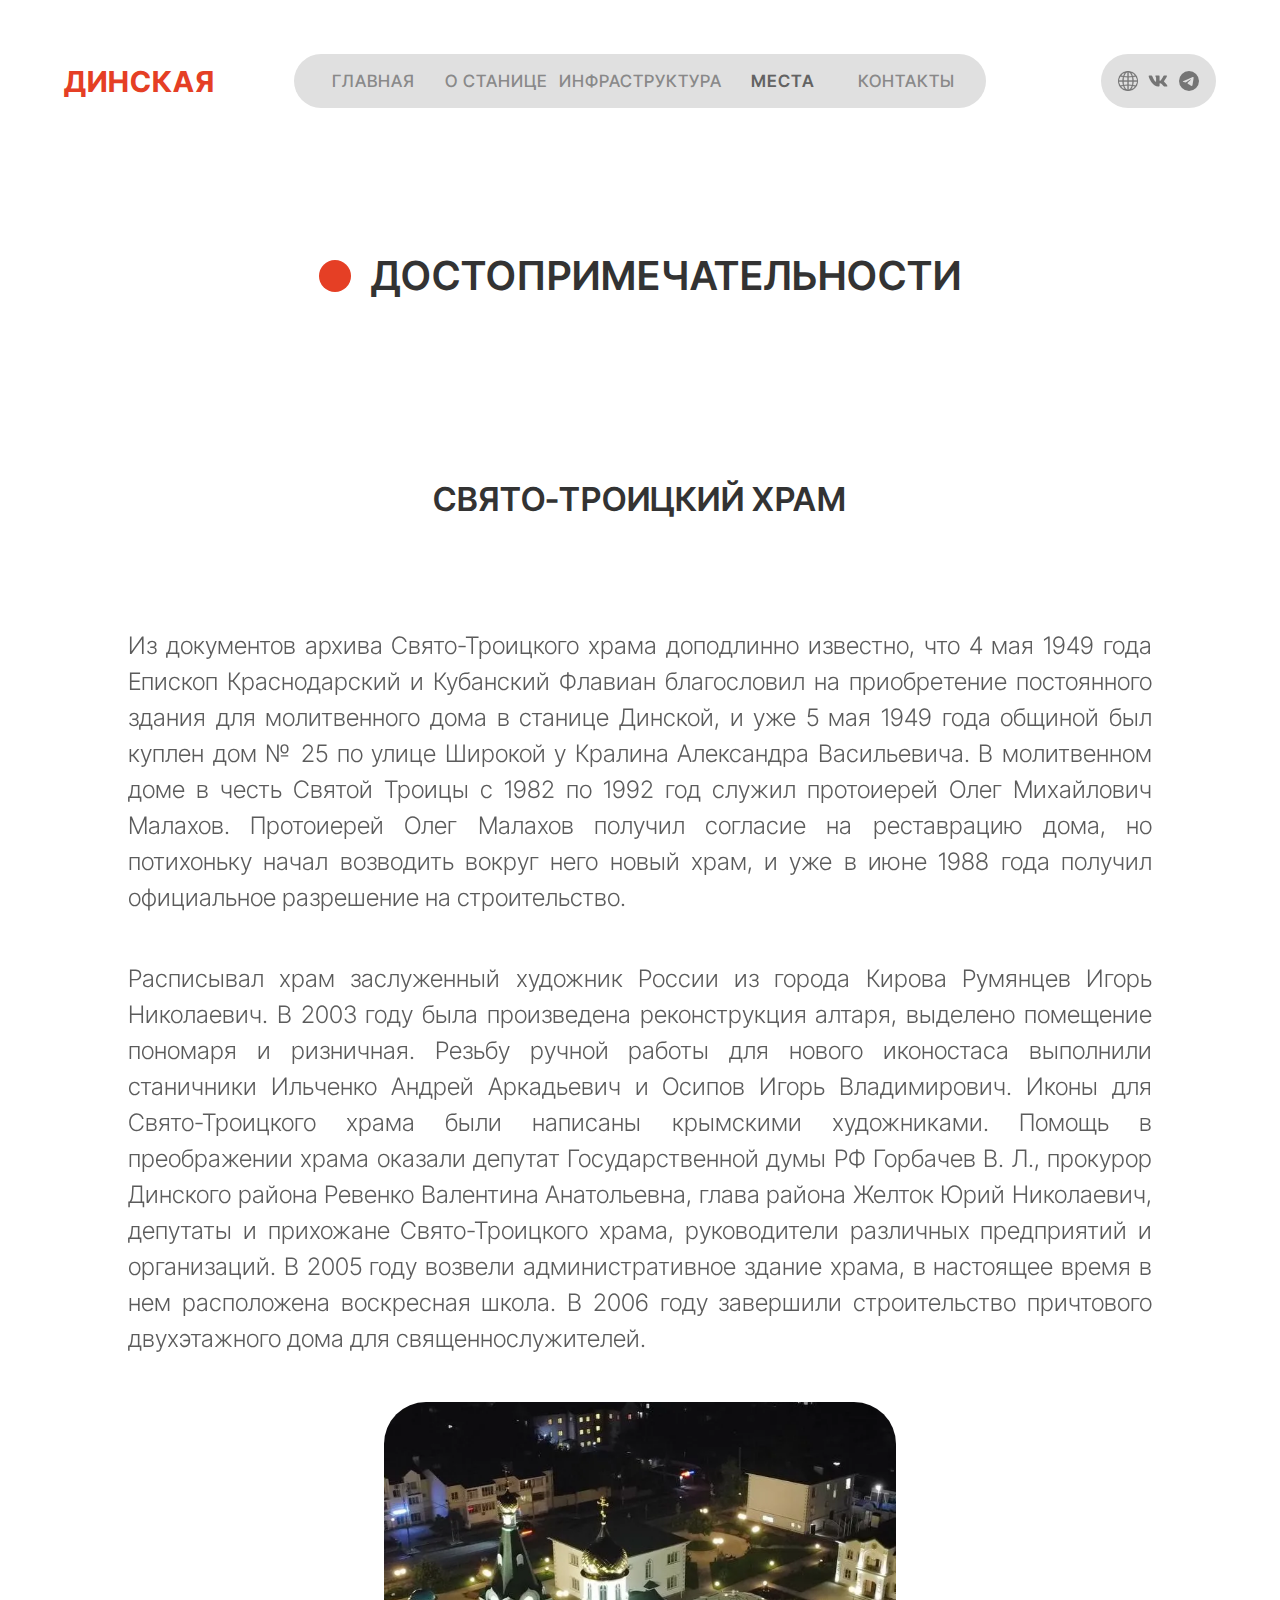
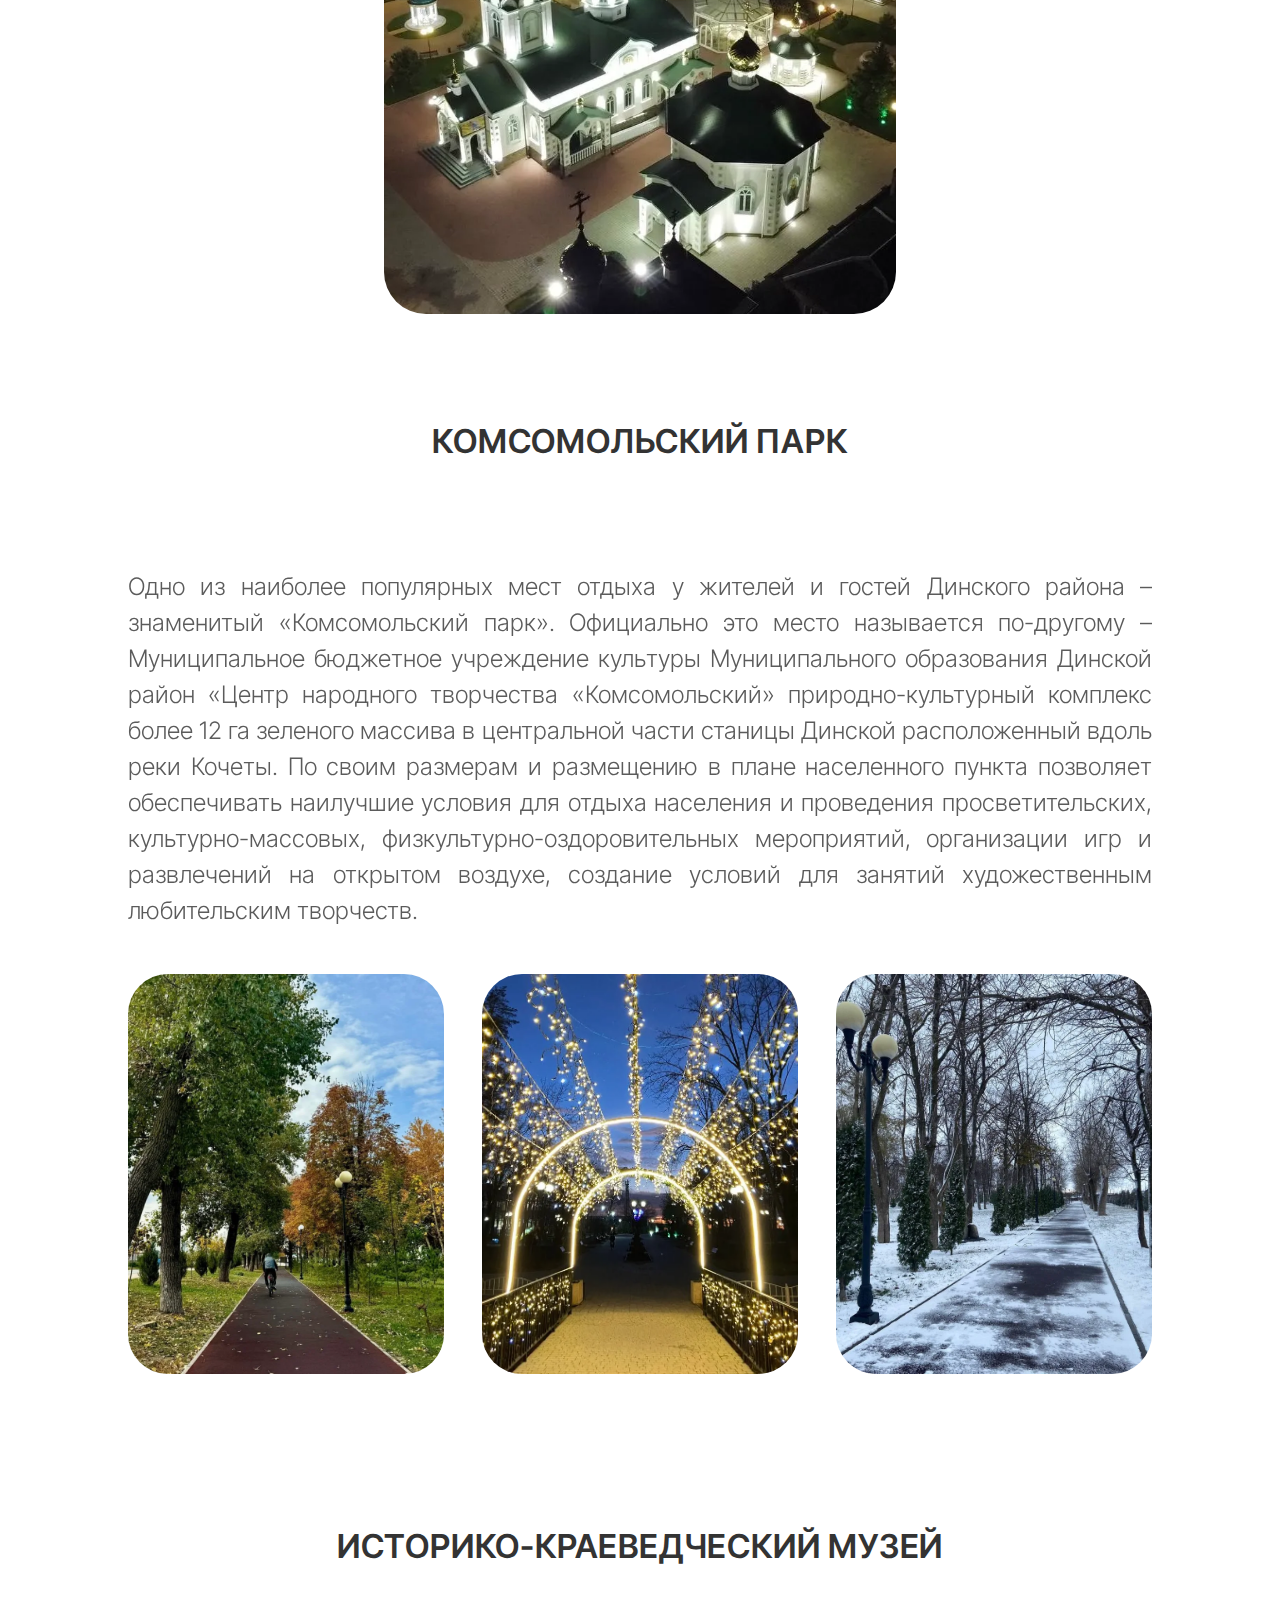
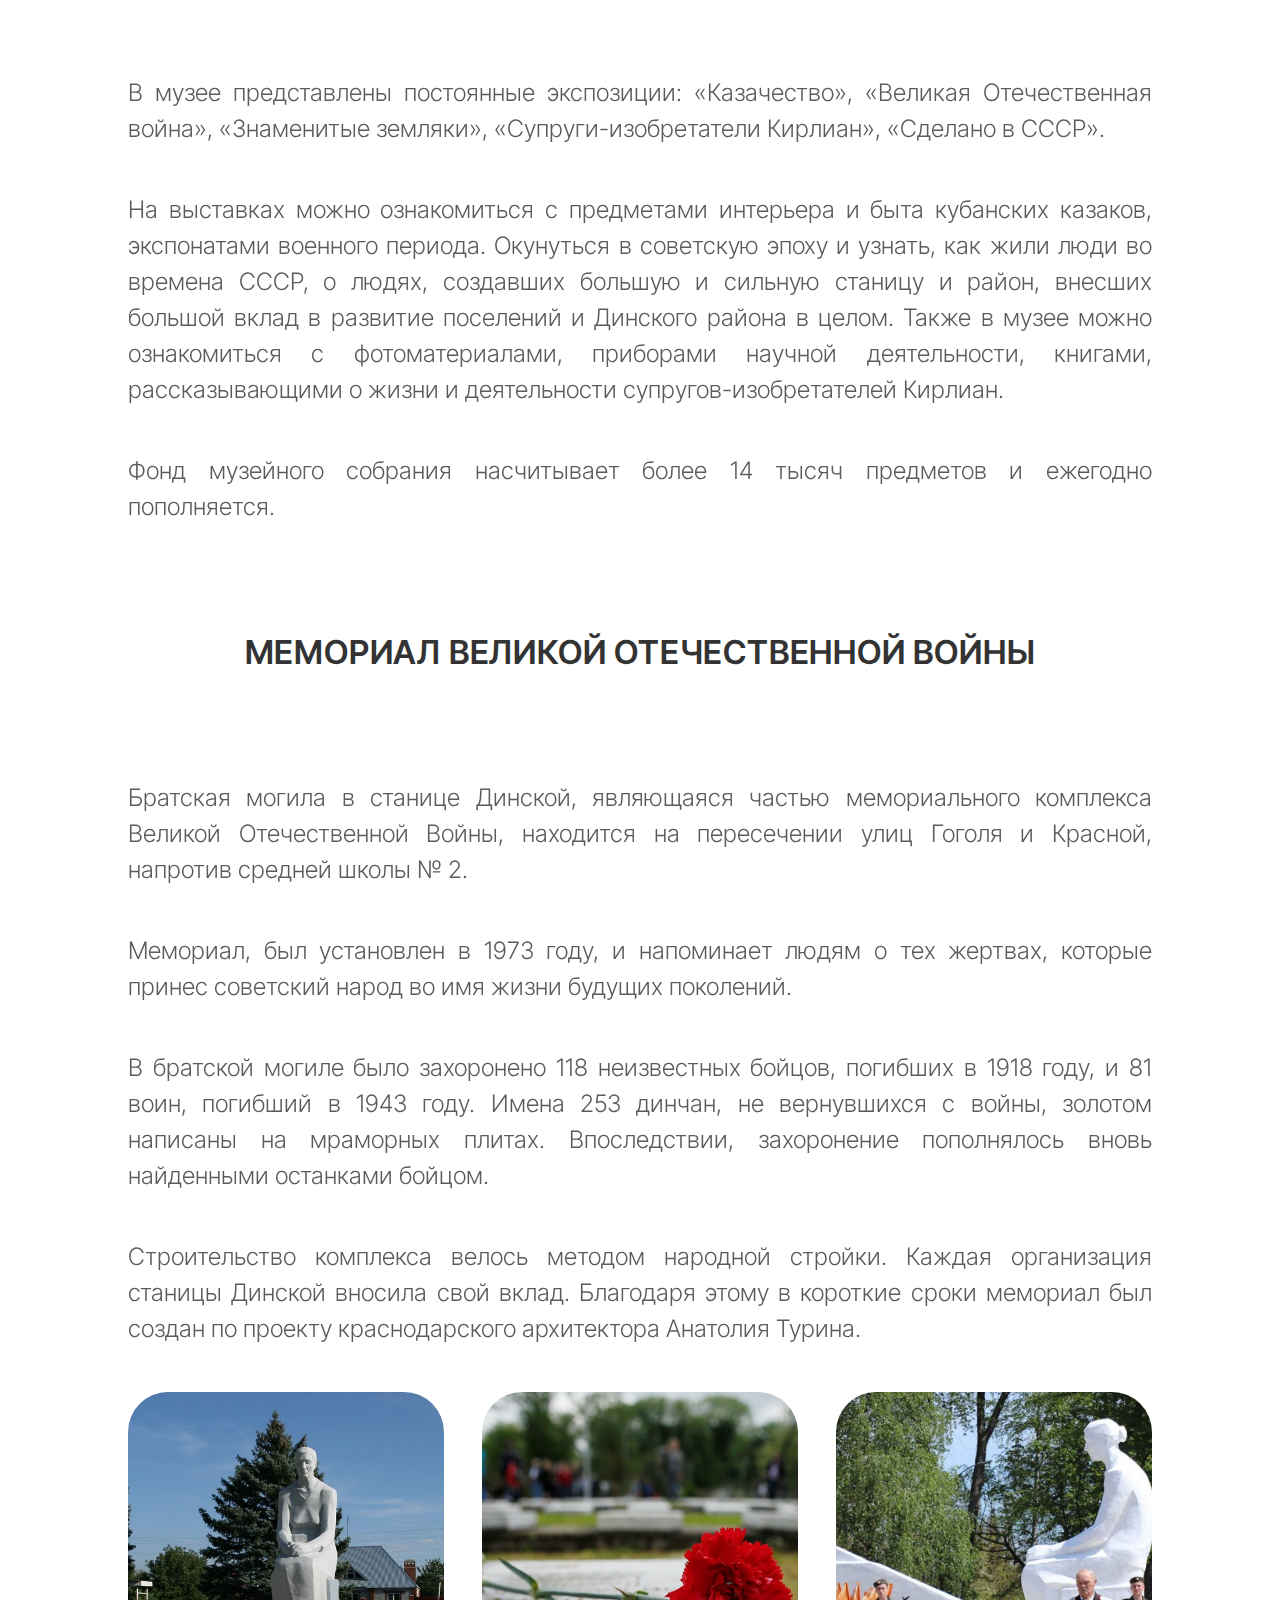
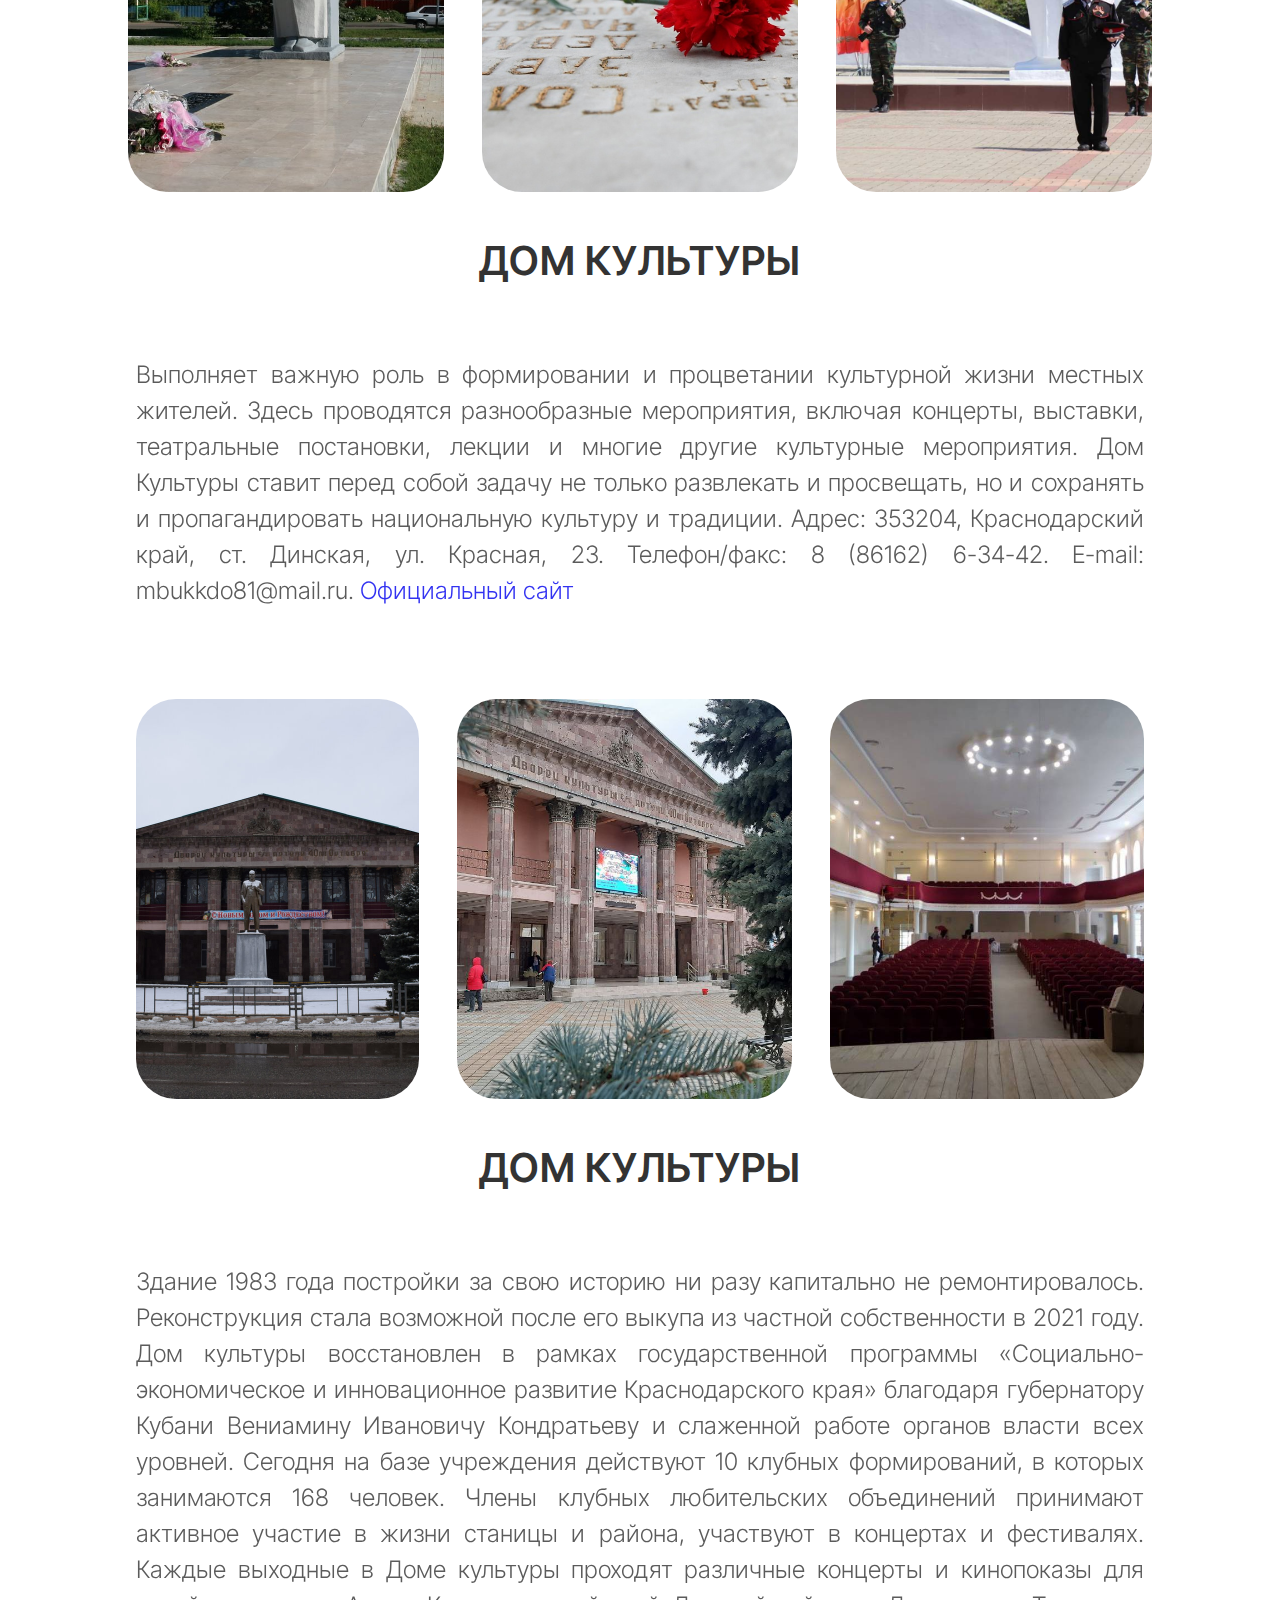
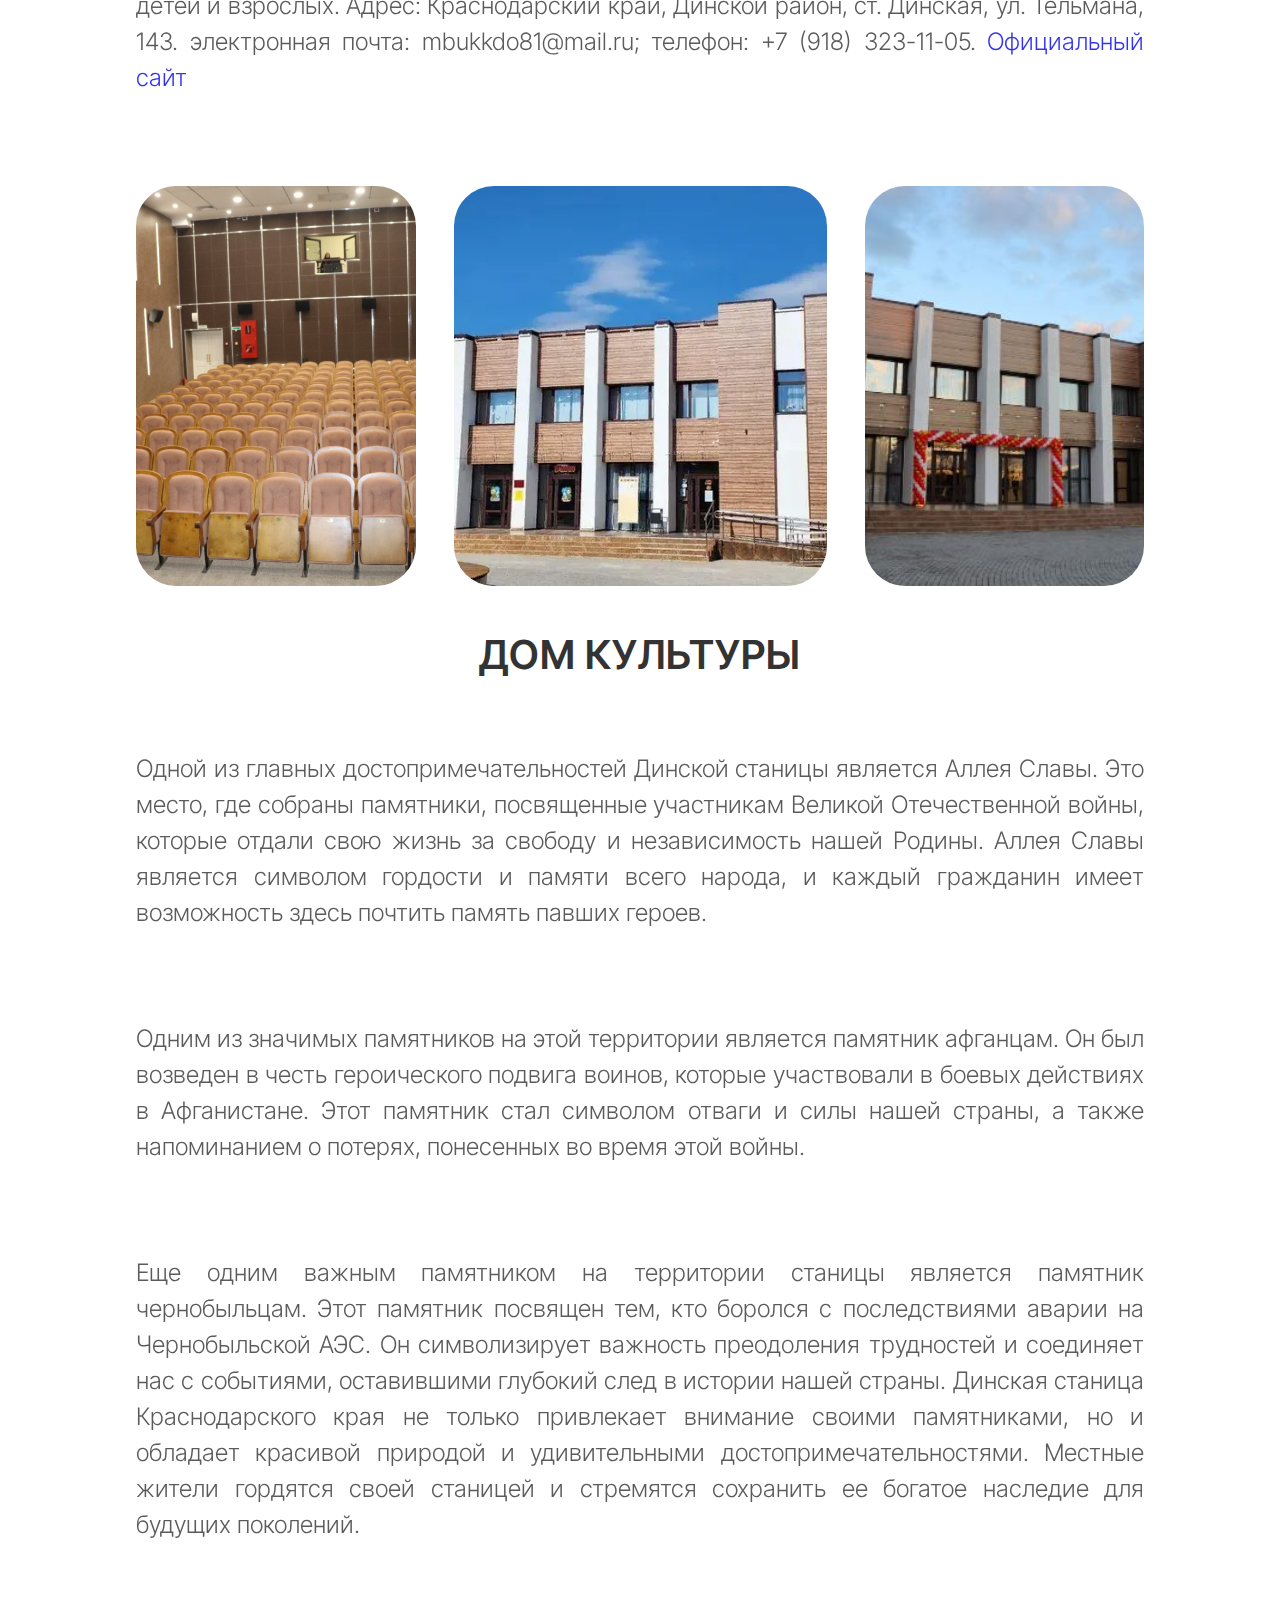
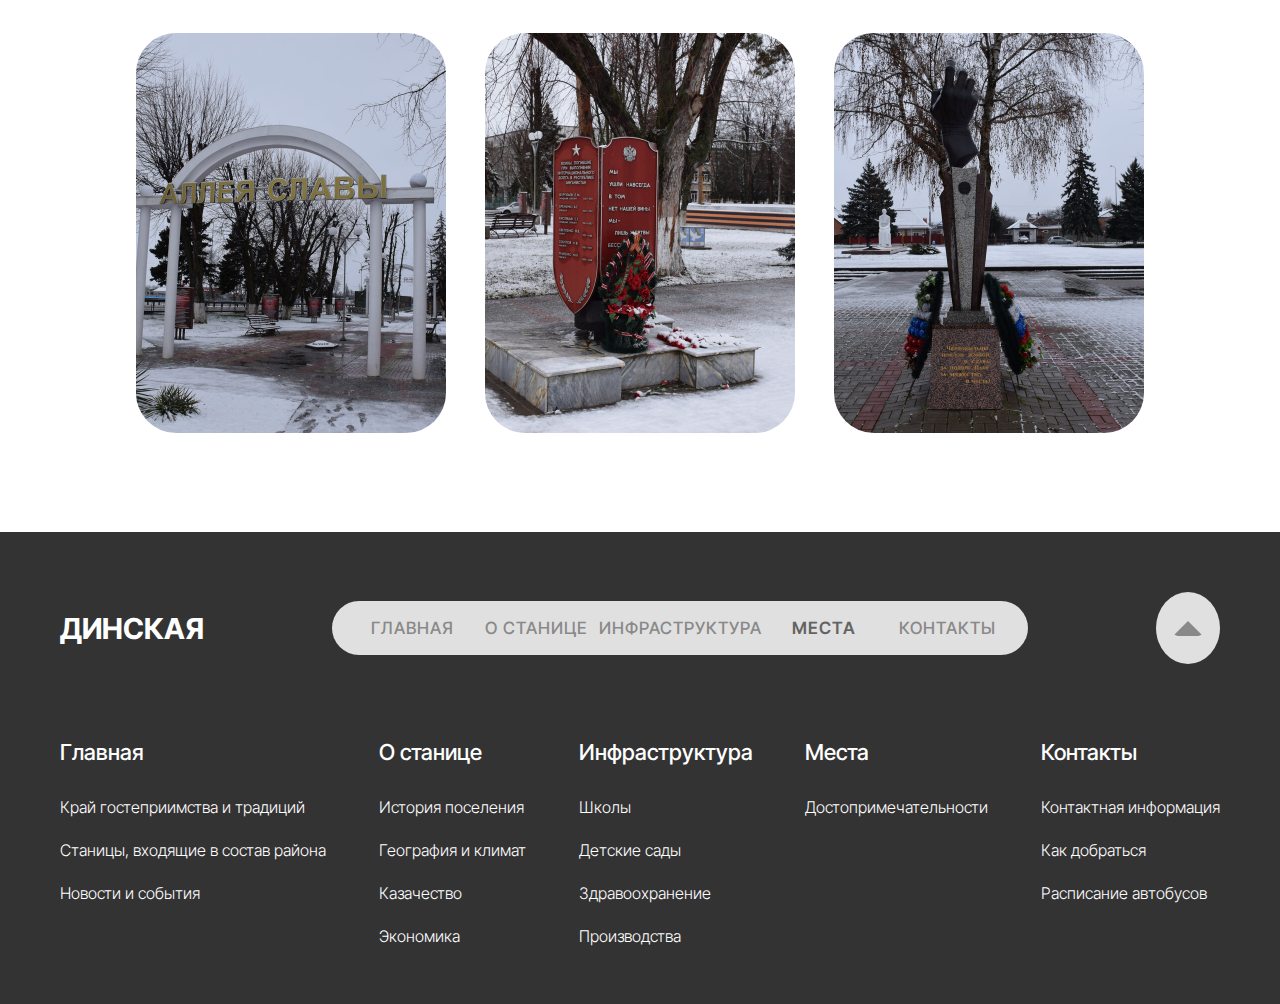
<file: web-portfolio/places.html>
<!DOCTYPE html>
<html lang="en">
<head>
<meta charset="UTF-8" />
<meta name="viewport" content="width=device-width, initial-scale=1.0" />
<title>ДИНСКАЯ</title>

<link rel="shortcut icon" href="images/gerb.png">

<link rel="stylesheet" href="places.css" />
<link rel="preconnect" href="https://fonts.googleapis.com" />
<link rel="preconnect" href="https://fonts.gstatic.com" crossorigin />
<link href="https://fonts.googleapis.com/css2?family=Inter+Tight:ital,wght@0,100..900;1,100..900&display=swap" rel="stylesheet" />

<script src="not-main.js" defer></script>
</head>
<body>
<header>
  <div class="header-wrapper">
    <a href="index.html" class="dinskaya-header">Динская</a>
    <nav class="nav-header">
      <a href="index.html" class="menu-1">Главная</a>
      <a href="about.html" class="menu-2">О станице</a>
      <a href="infos.html" class="menu-3">Инфраструктура</a>
      <a href="places.html" class="menu-4">Места</a>
      <a href="contacts.html" class="menu-5">Контакты</a>
    </nav>
    <div class="social-media">
      <a href="https://dinskoi-raion.ru/" target="_blank"
        ><img src="images/Web-Icon.png" alt="web" class="web"
      /></a>
      <a href="https://vk.com/dinskoi_raion" target="_blank"
        ><img src="images/vk.svg" alt="vk" class="vk"
      /></a>
      <a href="https://t.me/dinskaya23" target="_blank"
        ><img src="images/telegram.svg" alt="tg" class="tg"
      /></a>
    </div>
  </div>
</header>

<div class="block" id="section-3-1">
  <div class="content-wrapper-1">
    <div class="title-med">
      <div class="dot-h2"></div>
      <h2 class="title-h2">Достопримечательности</h2>
    </div>
    <div class="church">
      <h3>Свято-троицкий храм</h3>
      <div class="text">
        Из документов архива Свято-Троицкого храма доподлинно известно, что
        4 мая 1949 года Епископ Краснодарский и Кубанский Флавиан
        благословил на приобретение постоянного здания для молитвенного дома
        в станице Динской, и уже 5 мая 1949 года общиной был куплен дом № 25
        по улице Широкой у Кралина Александра Васильевича. В молитвенном
        доме в честь Святой Троицы с 1982 по 1992 год служил протоиерей Олег
        Михайлович Малахов. Протоиерей Олег Малахов получил согласие на
        реставрацию дома, но потихоньку начал возводить вокруг него новый
        храм, и уже в июне 1988 года получил официальное разрешение на
        строительство.
      </div>
        <div class="text">
        Расписывал храм заслуженный художник России из города Кирова Румянцев Игорь Николаевич.
        В 2003 году была произведена реконструкция алтаря, выделено помещение пономаря и ризничная. Резьбу ручной работы для нового иконостаса выполнили станичники Ильченко Андрей Аркадьевич и Осипов Игорь Владимирович. Иконы для Свято-Троицкого храма были написаны крымскими художниками. Помощь в преображении храма оказали депутат Государственной думы РФ Горбачев В. Л., прокурор Динского района Ревенко Валентина Анатольевна, глава района Желток Юрий Николаевич, депутаты и прихожане Свято-Троицкого храма, руководители различных предприятий и организаций.
        В 2005 году возвели административное здание храма, в настоящее время в нем расположена воскресная школа. В 2006 году завершили строительство причтового двухэтажного дома для священнослужителей.
      </div>
      <img src="images/church-2.webp" alt="church" />
    </div>
    <div class="park">
      <h3>Комсомольский парк</h3>
      <div class="text">
        Одно из наиболее популярных мест отдыха у жителей и гостей Динского
        района – знаменитый «Комсомольский парк». Официально это место
        называется по-другому – Муниципальное бюджетное учреждение культуры
        Муниципального образования Динской район «Центр народного творчества
        «Комсомольский» природно-культурный комплекс более 12 га зеленого
        массива в центральной части станицы Динской расположенный вдоль реки
        Кочеты. По своим размерам и размещению в плане населенного пункта
        позволяет обеспечивать наилучшие условия для отдыха населения и
        проведения просветительских, культурно-массовых,
        физкультурно-оздоровительных мероприятий, организации игр и
        развлечений на открытом воздухе, создание условий для занятий
        художественным любительским творчеств.
      </div>
      <div class="image-container">
        <div class="image-park"><img src="images/park-1.webp" alt="park" /></div>
        <div class="image-park"><img src="images/park-2.webp" alt="park" /></div>
        <div class="image-park"><img src="images/park-3.webp" alt="park" /></div>
      </div>
    </div>
    <h3>Историко-краеведческий музей</h3>
    <div class="museum">
      <div class="text">
        В музее представлены постоянные экспозиции: «Казачество», «Великая
        Отечественная война», «Знаменитые земляки», «Супруги-изобретатели
        Кирлиан», «Сделано в СССР».
      </div>
      <div class="text">
        На выставках можно ознакомиться с предметами интерьера и быта
        кубанских казаков, экспонатами военного периода. Окунуться в
        советскую эпоху и узнать, как жили люди во времена СССР, о людях,
        создавших большую и сильную станицу и район, внесших большой вклад в
        развитие поселений и Динского района в целом. Также в музее можно
        ознакомиться с фотоматериалами, приборами научной деятельности,
        книгами, рассказывающими о жизни и деятельности
        супругов-изобретателей Кирлиан.
      </div>
      <div class="text text_no-margin">
        Фонд музейного собрания насчитывает более 14 тысяч предметов и
        ежегодно пополняется.
      </div>
    </div>
    <div class="memorial">
      <h3>Мемориал Великой Отечественной войны</h3>
      <div class="text">
        Братская могила в станице Динской, являющаяся частью мемориального
        комплекса Великой Отечественной Войны, находится на пересечении улиц
        Гоголя и Красной, напротив средней школы № 2.
      </div>
      <div class="text">
        Мемориал, был установлен в 1973 году, и напоминает людям о тех
        жертвах, которые принес советский народ во имя жизни будущих
        поколений.
      </div>
      <div class="text">
        В братской могиле было захоронено 118 неизвестных бойцов, погибших в
        1918 году, и 81 воин, погибший в 1943 году. Имена 253 динчан, не
        вернувшихся с войны, золотом написаны на мраморных плитах.
        Впоследствии, захоронение пополнялось вновь найденными останками
        бойцом.
      </div>
      <div class="text">
        Строительство комплекса велось методом народной стройки. Каждая
        организация станицы Динской вносила свой вклад. Благодаря этому в
        короткие сроки мемориал был создан по проекту краснодарского
        архитектора Анатолия Турина.
      </div>
    
    </div>
    <div class="image-container">
      <div class="image-park"><img src="images/memorial.webp" alt="park" /></div>
      <div class="image-park"><img src="images/memorial1.webp" alt="park" /></div>
      <div class="image-park"><img src="images/memorial2.webp" alt="park" /></div>
    </div>
  </div>
</div>
    <div class="block" id="section-3-2">
      <div class="content-wrapper-2">
        <div class="title-med">
          <h2 class="title-h2">Дом Культуры</h2>
        </div>
    <div class="faq">
          
    <div class="text">
    Выполняет важную роль в формировании и процветании культурной жизни местных жителей. 
    Здесь проводятся разнообразные мероприятия, включая концерты, выставки, театральные постановки,
    лекции и многие другие культурные мероприятия. Дом Культуры ставит перед собой задачу не только развлекать и просвещать,
    но и сохранять и пропагандировать национальную культуру и традиции.
    Адрес: 353204, Краснодарский край, ст. Динская, ул. Красная, 23. 
    Телефон/факс: 8 (86162) 6-34-42. E-mail: mbukkdo81@mail.ru. 
    <a href="https://dk-dinskoe.ru/">Официальный сайт</a>
    </div>
          <div class="image-container">
            <div class="image-park"><img src="images/kyltira.jfif" alt="park" /></div>
            <div class="image-park"><img src="images/kyltira3.jpg" alt="park" /></div>
            <div class="image-park"><img src="images/kyltira2.jpg" alt="park" /></div>
          </div>
    </div>
          </details>
        </div>
          <div class="block" id="section-3-2">
    <div class="content-wrapper-2">
      <div class="title-med">
        
        <h2 class="title-h2">Дом Культуры</h2>
      </div>
  <div class="faq">        
    <div class="text">
      Здание 1983 года постройки за свою историю ни разу капитально не ремонтировалось. 
      Реконструкция стала возможной после его выкупа из частной собственности в 2021 году. 
      Дом культуры восстановлен в рамках государственной программы «Социально-экономическое и инновационное
      развитие Краснодарского края» благодаря губернатору Кубани Вениамину Ивановичу Кондратьеву и слаженной
      работе органов власти всех уровней.
      Сегодня на базе учреждения действуют 10 клубных формирований, в которых занимаются 168 человек.
      Члены клубных любительских объединений принимают активное участие в жизни станицы и района, участвуют 
      в концертах и фестивалях. Каждые выходные в Доме культуры проходят различные концерты и кинопоказы для 
      детей и взрослых.
      Адрес: Краснодарский край, Динской район, ст. Динская, ул. Тельмана, 143. 
      электронная почта: mbukkdo81@mail.ru;
      телефон: +7 (918) 323-11-05.
      <a href="https://dk-dinskoe.ru/">Официальный сайт</a>
    </div>
            
    <div class="image-container">
      <div class="image-park"><img src="images/kult3.jpeg" alt="park" /></div>
      <div class="image-park"><img src="images/kult1.webp" alt="park" /></div>
      <div class="image-park"><img src="images/kult2.jpeg" alt="park" /></div>
    </div>
  </div>
</details>
</div>
    
    

  <div class="block" id="section-3-2">
    <div class="content-wrapper-2">
      <div class="title-med">
        
        <h2 class="title-h2">Дом Культуры</h2>
      </div>
      <div class="faq">
        
            <div class="text">
  Одной из главных достопримечательностей Динской станицы является Аллея Славы. 
  Это место, где собраны памятники, посвященные участникам Великой Отечественной войны,
  которые отдали свою жизнь за свободу и независимость нашей Родины. Аллея Славы является
  символом гордости и памяти всего народа, и каждый гражданин имеет возможность здесь почтить
  память павших героев.
  </div>
  <div class="text">
      Одним из значимых памятников на этой территории является памятник афганцам. 
      Он был возведен в честь героического подвига воинов, которые участвовали в боевых действиях в Афганистане. 
      Этот памятник стал символом отваги и силы нашей страны, а также напоминанием о потерях, понесенных во время этой войны.
  </div>
   <div class="text">
     Еще одним важным памятником на территории станицы является памятник чернобыльцам. 
     Этот памятник посвящен тем, кто боролся с последствиями аварии на Чернобыльской АЭС. 
     Он символизирует важность преодоления трудностей и соединяет нас с событиями, оставившими
     глубокий след в истории нашей страны.
      Динская станица Краснодарского края не только привлекает внимание своими памятниками, 
      но и обладает красивой природой и удивительными достопримечательностями. Местные жители гордятся
      своей станицей и стремятся сохранить ее богатое наследие для будущих поколений.
   </div> 
        <div class="image-container">
          <div class="image-park"><img src="images/mesto3.jfif" alt="park" /></div>
          <div class="image-park"><img src="images/mesto2.jfif" alt="park" /></div>
          <div class="image-park"><img src="images/mesto1.jfif" alt="park" /></div>
        </div>
      </div>
        </details>
      </div>
    
    
      
    </div>
  </div>
</div>

<footer>
  <div class="footer-wrapper">
    <div class="top-footer">
      <a href="index.html" class="dinskaya-footer">Динская</a>
      <nav class="nav-header">
        <a href="index.html" class="menu-1">Главная</a>
        <a href="about.html" class="menu-2">О станице</a>
        <a href="infos.html" class="menu-3">Инфраструктура</a>
        <a href="places.html" class="menu-4">Места</a>
        <a href="contacts.html" class="menu-5">Контакты</a>
      </nav>
      <button class="scroll-to-top-btn">
        <span class="arrow-up"></span>
      </button>
    </div>
    <div class="bottom-footer">
      <ul class="page-content">
        <li><a href="index.html" class="footer-text">Главная</a></li>
        <li><a href="index.html#section-1-1" class="smooth-scroll">Край гостеприимства и традиций</a></li>
        <li><a href="index.html#section-1-2" class="smooth-scroll">Станицы, входящие в состав района</a></li>
        <li><a href="index.html#section-1-3" class="smooth-scroll">Новости и события</a></li>
      </ul>
      <ul class="page-content">
        <li><a href="about.html" class="footer-text">О станице</a></li>
        <li><a href="about.html#section-2-1" class="smooth-scroll">История поселения</a></li>
        <li><a href="about.html#section-2-2" class="smooth-scroll">География и климат</a></li>
        <li><a href="about.html#section-2-3" class="smooth-scroll">Казачество</a></li>
        <li><a href="about.html#section-2-4" class="smooth-scroll">Экономика </a></li>
      </ul>
      <ul class="page-content">
        <li><a href="infos.html" class="footer-text">Инфраструктура</a></li>
        <li><a href="infos.html#section-5-1" class="smooth-scroll">Школы</a></li>
        <li><a href="infos.html#section-5-4" class="smooth-scroll">Детские сады</a></li>
        <li><a href="infos.html#section-5-2" class="smooth-scroll">Здравоохранение</a></li>
        <li><a href="infos.html#section-5-3" class="smooth-scroll">Производства</a></li>



      </ul>
      <ul class="page-content">
        <li><a href="places.html" class="footer-text">Места</a></li>
        <li><a href="places.html#section-3-1" class="smooth-scroll">Достопримечательности</a></li>
      </ul>
      <ul class="page-content">
        <li><a href="contacts.html" class="footer-text">Контакты</a></li>
        <li><a href="contacts.html#section-4-1" class="smooth-scroll">Контактная информация</a></li>
        <li><a href="contacts.html#section-4-2" class="smooth-scroll">Как добраться</a></li>
        <li><a href="contacts.html#section-4-3" class="smooth-scroll">Расписание автобусов</a></li>
      </ul>
    </div>
  </div>
</footer>
</body>
</html>
</file>
<file: web-portfolio/index.css>
/* обнуление стилей */

* {
  padding: 0;
  margin: 0;
  border: 0;
  box-sizing: border-box;
}
*,
*:before,
*:after {
  -moz-box-sizing: border-box;
  -webkit-box-sizing: border-box;
  box-sizing: border-box;
}
:focus,
:active {
  outline: none;
}
a:focus,
a:active {
  outline: none;
}
nav,
footer,
header,
aside {
  display: block;
}
html,
body {
  width: 100%;
  line-height: 1;
  overflow-x: hidden;
}
input,
button,
textarea {
  font-family: inherit;
}
input::-ms-clear {
  display: none;
}
button {
  cursor: pointer;
}
button::-moz-focus-inner {
  padding: 0;
  border: 0;
}
a,
a:visited {
  text-decoration: none;
}
a:hover {
  text-decoration: none;
}
ul li {
  list-style: none;
}
img {
  vertical-align: top;
}
h1,
h2,
h3,
h4,
h5,
h6 {
  font-size: inherit;
  font-weight: 400;
}

/* шрифт */

body {
  font-family: 'Lucida Sans', 'Lucida Sans Regular', 'Lucida Grande', 'Lucida Sans Unicode', Geneva, Verdana, sans-serif;
}

/* хедер */

header {
  display: flex;
  overflow: hidden;
  background-color: #fff;
  align-items: center;
  justify-content: center;
  padding-top: 6vh;
}

.header-wrapper {
  display: flex;
  justify-content: space-between;
  align-items: center;
  width: 90%;
}

.dinskaya-header {
  font-weight: 700;
  font-size: 29px;
  color: #e53f25;
  text-transform: uppercase;
}

.nav-header {
  display: flex;
  align-items: center;
  justify-content: space-between;
  padding: 18px;
  background-color: #e0e0e0;
  border-radius: 42px;
  width: 60%;
  height: 6vh;
}

.nav-header a {
  text-align: center;
  color: #898989;
  font-size: 17px;
  font-weight: 500;
  letter-spacing: 1px;
  flex: 1;
  text-transform: uppercase;
}

a.menu-1 {
  color: #636363;
  font-weight: 600;
}

.social-media {
  display: flex;
  justify-content: center;
  align-items: center;
  background-color: #e0e0e0;
  border-radius: 42px;
  width: 10%;
  height: 6vh;
  gap: 9%;
}

.social-media img {
  width: 20px;
  height: 20px;
  filter: brightness(0) saturate(100%) invert(46%) sepia(0%) saturate(0%)
  hue-rotate(0deg);
}

/* блок 1 */

.block-1 {
  display: flex;
  width: 100vw;
  height: 75vh;
  overflow: hidden;
  background-color: #fff;
  flex-direction: column;
  align-items: center;
  justify-content: center;
  margin-top: 6vh;
}

.background-image {
  position: absolute;
  z-index: 1;
  width: 90%;
  height: 75vh;
}

.background-image img {
  width: 100%;
  height: 100%;
  object-fit: cover;
  border-radius: 42px;
}

.title {
  position: absolute;
  z-index: 2;
  top: 8vw;
  color: #fff;
  font-size: 13vw;
  font-weight: 700;
  letter-spacing: 7px;
  text-transform: uppercase;
  width: 70%;
  text-align: center;
  padding-top: 90px;
}

.content-wrapper-1 {
  position: absolute;
  z-index: 2;
  width: 90%;
  bottom: 5vw;
  margin: 0 1vw;
  display: flex;
  justify-content: center;
  align-items: center;
}

.map-container {
  background: rgba(51, 51, 51, 0.5);
  border-radius: 20px;
  padding: 14px;
  width: 170px;
  height: 200px;
  margin-right: 23vw;
}

.map-container p {
  color: #fff;
  font-size: 16px;
  letter-spacing: 0.8px;
  margin-bottom: 10px;
  text-align: center;
}

.map-container img {
  width: 140px;
  height: 140px;
  border-radius: 10px;
  object-fit: cover;
}

/* блок 2 */

.block-2 {
  display: flex;
  flex-direction: column;
  align-items: center;
  justify-content: center;
  width: 100vw;
  padding: 0 15vw;
}

.title-med {
  display: flex;
  align-items: center;
  flex-direction: row;
  height: auto;
  margin-top: 7vh;
  margin-bottom: 7vh;
}

.dot-h2 {
  width: 32px;
  height: 32px;
  background-color: #e53f25;
  border-radius: 50%;
  margin-right: 20px;
}

.title-h2 {
  color: #333;
  font-size: 40px;
  font-weight: 600;
  letter-spacing: 1px;
  display: inline-flex;
  white-space: nowrap;
  text-transform: uppercase;
  text-align: left;
  line-height: 1.2;
}

.content-wrapper-2 {
  display: flex;
  gap: 5vw;
}

.left-side,
.right-side {
  flex: 1;
  display: flex;
  flex-direction: column;
  align-items: center;
  text-align: justify;
}

.left-side p {
  color: #333;
  opacity: 80%;
  font-size: 22px;
  font-weight: 300;
  margin-bottom: 10vh;
  line-height: 1.6;
}

.right-side p {
  color: #333;
  opacity: 80%;
  font-size: 22px;
  font-weight: 300;
  margin-top: 15vh;
  line-height: 1.6;
}

.image-1,
.image-2 {
  width: 32vw;
  height: auto;
  border-radius: 42px;
}

.conent-wrapper-2-2 {
  margin: 0;
  padding: 0;
}

.slider-1 {
  position: relative;
  overflow: hidden;
  border-radius: 42px;
}

.slides {
  display: flex;
  transition: transform 0.5s ease-in-out;
  height: 100%;
}

.slide {
  min-width: 100%;
  height: 800px;
  margin-top: 10vh;
  margin-bottom: 10vh;
  /* box-sizing: border-box; */
  object-fit: cover;
  overflow: hidden;
}

.slide img {
  width: 100%;
  height: 80%;
  object-fit: cover;
  border-radius: 42px;
}

.prev-btn,
.next-btn {
  position: absolute;
  top: 45%;
  transform: translateY(-50%);
  background-color: #ffffff9d;
  color: #808080;
  font-size: 25px;
  cursor: pointer;
  padding: 10px;
  border-radius: 50%;
  width: 50px;
  height: 50px;
  display: flex;
  align-items: center;
  justify-content: center;
  transition: background-color 0.3s ease;
}

.prev-btn:hover,
.next-btn:hover {
  background-color: #333;
  color: #ffffff;
}

.prev-btn {
  left: 3vw;
}

.next-btn {
  right: 3vw;
}

/* бллок 3 */

.block-3 {
  display: flex;
  flex-direction: column;
  padding: 0 15vw;
  align-items: center;
  width: 100vw;
  margin-top: -25vh;
  background-color: #fff;
}

.content-wrapper-3 {
  display: flex;
  flex-direction: column;
}

.stanitsa-wrapper {
  flex-direction: column;
  align-items: center;
  display: flex;
  flex-wrap: wrap;
}

.stanitsa {
  flex-direction: row;
  display: flex;
  height: 60vh;
  margin-bottom: 10vh;
  gap: 2vw;
}

.stanitsa:last-child {
  margin-bottom: 0;
}

.stanitsa_left {
  flex: 1;
  width: 50%;
  border-radius: 42px;
  overflow: hidden;
}

.stanitsa_left img {
  width: 100%;
  height: 100%;
  object-fit: cover;
  border-radius: 42px;
}

.stanitsa_right {
  flex: 1;
  display: flex;
  width: 50%;
  flex-direction: column;
  align-items: flex-start;
  justify-content: center;
}

.title-small {
  display: flex;
  flex-direction: row;
  align-items: center;
  margin-bottom: 1vh;
}

.bar-h3 {
  width: 8px;
  height: 90%;
  background-color: #e53f25;
  margin-right: 10px;
}

.title-h3 {
  color: #333;
  font-size: 33px;
  font-weight: 550;
  letter-spacing: 0.5px;
  display: inline-flex;
  overflow-wrap: break-word;
  text-transform: uppercase;
  text-align: left;
  line-height: 1.2;
}

.stanitsa_right_bottom {
  color: #333;
  opacity: 80%;
  font-size: 22px;
  font-weight: 250;
  line-height: 1.4;
  text-align: justify;
  overflow-wrap: break-word;
}

.text {
  color: #333;
  opacity: 80%;
  font-size: 22px;
  font-weight: 300;
  line-height: 1.5;
  text-align: justify;
  margin-bottom: 7vh;
}

/* блок 4 */

.block-4 {
  display: flex;
  flex-direction: column;
  padding: 0 15vw;
  align-items: center;
  width: 100vw;
  margin-top: 16vh;
  background-color: #fff;
}
.content-wrapper-4 {
  display: flex;
  flex-direction: column;
  width: 100%;
}

.news-main-wrapper {
  display: flex;
  flex-direction: row;
  width: 100%;
  align-items: center;
  gap: 4vw;
}

.news-wrapper {
  position: relative;
  display: inline-block;
  overflow: hidden;
  border-radius: 20px;
  /* flex: 1; */
}

.news-wrapper img {
  display: block;
  width: 100%;
  height: 30vh;
  object-fit: cover;
  transition: filter 0.3s ease;
}

.news-wrapper:hover img {
  filter: brightness(70%);
}

.overlay-text {
  position: absolute;
  top: 50%;
  left: 50%;
  transform: translate(-50%, -50%);
  color: #fff;
  font-size: 18px;
  font-weight: 300;
  opacity: 0;
  transition: opacity 0.3s ease;
  text-align: center;
}

.news-wrapper:hover .overlay-text {
  opacity: 0.9;
}

.corner-decor {
  position: absolute;
  width: 25px;
  height: 25px;
  background-color: #fff;
  opacity: 0;
  transition: opacity 0.3s ease;
}

.corner-decor.top-left {
  top: 15px;
  left: 15px;
  border-radius: 0 0 20px 0;
}

.corner-decor.top-right {
  top: 15px;
  right: 15px;
  border-radius: 0 0 0 20px;
}

.corner-decor.bottom-left {
  bottom: 15px;
  left: 15px;
  border-radius: 0 20px 0 0;
}

.corner-decor.bottom-right {
  bottom: 15px;
  right: 15px;
  border-radius: 20px 0 0 0;
}

.news-wrapper:hover .corner-decor {
  opacity: 0.9;
}

/* футер */

footer {
  display: inline-flex;
  width: 100%;
  margin-top: 16vh;
  background-color: #fff;
  align-items: center;
  justify-content: center;
}

.footer-wrapper {
  display: inline-flex;
  width: 100%;
  background-color: #333;
  justify-content: center;
  align-items: center;
  flex-direction: column;
  gap: 10%;
  padding: 60px;
}

.top-footer {
  display: flex;
  width: 100%;
  flex-direction: row;
  justify-content: space-between;
  align-items: center;
  padding-bottom: 6vw;
}

.dinskaya-footer {
  font-weight: 700;
  font-size: 29px;
  color: #ffffff;
  text-transform: uppercase;
}

.scroll-to-top-btn {
  background-color: #e0e0e0;
  color: #fff;
  border: none;
  cursor: pointer;
  padding: 10px;
  border-radius: 50%;
 width: 5vw;
    height: 9vh;
  display: flex;
  align-items: center;
  justify-content: center;
  flex-shrink: 0;
  transition: background-color 0.3s ease;
}
.arrow-up {
  width: 0;
  height: 0;
  border-left: 15px solid transparent;
  border-right: 15px solid transparent;
  border-bottom: 15px solid #898989;
  border-radius: 5px;
}

.scroll-to-top-btn:hover {
  background-color: #b1b1b1;
}

.bottom-footer {
  width: 100%;
  display: flex;
  flex-direction: row;
  justify-content: space-between;
  color: #fff;
}

.footer-text {
  font-size: 22px;
}

.page-content {
  display: flex;
  font-size: 16px;
  font-weight: 300;
  flex-direction: column;
  gap: 3vh;
}

.page-content li:first-child {
  font-weight: 500;
  margin-bottom: 1vh;
}

.page-content a {
  text-decoration: none;
  color: inherit;
  display: block;
}

@media (max-width: 1100px) {
  .header-wrapper {
    gap: 5%;
  }

  .dinskaya-header {
    font-size: 24px;
    width: 15%;
  }

  .nav-header {
    width: 50%;
    padding: 15px;
  }

  .nav-header a {
    font-size: 15px;
  }

  .social-media {
    width: 15%;
  }

  .title {
    top: 18%;
  }
  .content-wrapper-1 {
    width: 70%;
    top: 60%;
  }
  .map-container {
    margin-right: 7vw;
  }

  .block-2 {
    padding: 0 10vw;
  }

  .title-med {
    flex-wrap: wrap;
    justify-content: center;
    text-align: center;
  }

  .title-h2 {
    font-size: 32px;
  }

  .dot-h2 {
    width: 28px;
    height: 28px;
  }

  .left-side p,
  .right-side p {
    font-size: 28px;
  }

  .image-1 img,
  .image-2 img {
    width: 40vw;
  }

  .prev-btn,
  .next-btn {
    width: 40px;
    height: 40px;
    font-size: 28px;
  }

  .block-3 {
    padding: 0 10vw;
  }

  .stanitsa {
    height: auto;
    flex-direction: column;
    margin-bottom: 5vh;
  }

  .stanitsa_left,
  .stanitsa_right {
    width: 100%;
  }

  .stanitsa_left {
    height: 40vh;
  }

  .stanitsa_right {
    padding: 3vw;
  }

  .title-h3 {
    font-size: 28px;
  }

  .stanitsa_right_bottom {
    font-size: 22px;
  }

  .text {
    font-size: 28px;
    margin-bottom: 5vh;
  }

  .block-4 {
    padding: 0 10vw;
  }

  .news-main-wrapper {
    gap: 3vw;
  }

  .news-wrapper img {
    height: 25vh;
  }

  .overlay-text {
    font-size: 16px;
  }

  .top-footer {
    padding: 5vw;
    flex-direction: column;
    gap: 30px;
  }

  .nav-header {
    flex-wrap: wrap;
    justify-content: center;
  }

  .bottom-footer {
    font-size: 14px;
    text-align: center;
    gap: 30px;
  }

  .page-content {
    width: 48%;
    margin-bottom: 20px;
  }
}

@media (max-width: 768px) {
  header {
    padding-top: 4vh;
  }

  .header-wrapper {
    flex-direction: column;
    gap: 20px;
    width: 100%;
  }

  .dinskaya-header {
    font-size: 20px;
    width: 100%;
    text-align: center;
  }

  .nav-header {
    width: 90%;
    height: auto;
    padding: 10px;
    flex-wrap: wrap;
  }

  .nav-header a {
    font-size: 14px;
    flex: 1 1 45%;
    margin: 5px 0;
  }

  .social-media {
    width: 90%;
    height: auto;
    padding: 10px;
  }

  .title {
    font-size: 13vw;
    top: 30vh;
  }

  .content-wrapper-1 {
    width: 60%;
    top: 70%;
  }

  .map-container {
    margin-right: 5vw;
  }

  .conditions-container {
    align-items: center;
    gap: 20px;
  }

  .dinskaya-header {
    font-size: 20px;
  }

  .block-2 {
    padding: 0 5vw;
    margin-top: 10vh;
  }

  .title-med {
    margin-bottom: 8vh;
  }

  .dot-h2 {
    width: 24px;
    height: 24px;
    margin-right: 10px;
  }

  .title-h2 {
    font-size: 24px;
    white-space: normal;
  }

  .content-wrapper-2 {
    flex-direction: column;
    gap: 30px;
  }

  .left-side p,
  .right-side p {
    font-size: 24px;
  }

  .image-1 img,
  .image-2 img {
    width: 60vw;
  }

  .conent-wrapper-2-2 {
    margin-top: -20vh;
  }

  .prev-btn,
  .next-btn {
    width: 35px;
    height: 35px;
    font-size: 24px;
  }

  .block-3 {
    padding: 0 5vw;
    margin-top: -15vh;
  }

  .stanitsa_left {
    height: 30vh;
  }

  .title-h3 {
    font-size: 24px;
  }

  .stanitsa_right_bottom {
    font-size: 18px;
  }

  .text {
    font-size: 24px;
    margin-bottom: 3vh;
  }

  .block-4 {
    padding: 0 5vw;
    margin-top: 10vh;
  }

  .news-main-wrapper {
    flex-direction: column;
    gap: 20px;
  }

  .news-wrapper img {
    height: 100%;
    width: 100%;
    object-fit: cover;
  }

  .overlay-text {
    font-size: 14px;
  }

  .corner-decor {
    width: 15px;
    height: 15px;
  }

  .footer-wrapper {
    padding: 3vw;
  }

  .bottom-footer {
    flex-direction: column;
  }

  .page-content {
    width: 100%;
    margin-bottom: 20px;
  }
}

@media (max-width: 600px) {
  .dinskaya-header {
    font-size: 18px;
  }

  .nav-header a {
    font-size: 12px;
    flex: 1 1 100%;
  }

  .title {
    font-size: 12vw;
    top: 35vh;
  }

  .content-wrapper-1 {
    width: 30vw;
    bottom: 0;
    flex-direction: column;
    align-items: center;
    gap: 3vw;
  }

  .map-container {
    margin-right: 0;
  }

  .conditions-container {
    flex-direction: column;
    align-items: center;
    gap: 3vw;
  }

  .dinskaya-header {
    font-size: 18px;
  }

  .title-h2 {
    font-size: 20px;
  }

  .left-side p,
  .right-side p {
    font-size: 18px;
  }

  .image-1 img,
  .image-2 img {
    width: 80vw;
  }

  .prev-btn,
  .next-btn {
    width: 30px;
    height: 30px;
    font-size: 20px;
  }

  .title-h3 {
    font-size: 20px;
  }

  .stanitsa_right_bottom {
    font-size: 16px;
  }

  .text {
    font-size: 20px;
  }

  .overlay-text {
    font-size: 12px;
  }

  .corner-decor {
    width: 14px;
    height: 14px;
  }
}
</file>
<file: web-portfolio/about.css>
/* обнуление стилей */

* {
  padding: 0;
  margin: 0;
  border: 0;
  box-sizing: border-box;
}
*,
*:before,
*:after {
  -moz-box-sizing: border-box;
  -webkit-box-sizing: border-box;
  box-sizing: border-box;
}
:focus,
:active {
  outline: none;
}
a:focus,
a:active {
  outline: none;
}
nav,
footer,
header,
aside {
  display: block;
}
html,
body {
  font-family: 'Lucida Sans', 'Lucida Sans Regular', 'Lucida Grande', 'Lucida Sans Unicode', Geneva, Verdana, sans-serif;
  width: 100%;
  line-height: 1;
  overflow-x: hidden;
}
input,
button,
textarea {
  font-family: inherit;
}
input::-ms-clear {
  display: none;
}
button {
  cursor: pointer;
}
button::-moz-focus-inner {
  padding: 0;
  border: 0;
}
a,
a:visited {
  text-decoration: none;
}
a:hover {
  text-decoration: none;
}
ul li {
  list-style: none;
}
img {
  vertical-align: top;
}
h1,
h2,
h3,
h4,
h5,
h6 {
  font-size: inherit;
  font-weight: 400;
}

/* шрифт */

body {
  font-family: "Inter Tight", sans-serif;
}

/* общие стили */

.block {
  display: flex;
  flex-direction: column;
  align-items: center;
  justify-content: center;
  width: 100vw;
  background-color: #fff;
  gap: 5vh;
}

.block-1 {
  margin-top: 15vh;
}

.block-2 {
  margin-top: 5vh;
}

.title-med {
  display: flex;
  align-items: center;
  flex-direction: row;
  height: auto;
  margin-bottom: 3vh;
}

.dot-h2 {
  width: 32px;
  height: 32px;
  background-color: #e53f25;
  border-radius: 50%;
  margin-right: 20px;
}

.title-h2 {
  color: #333;
  font-size: 40px;
  font-weight: 600;
  letter-spacing: 1px;
  display: inline-flex;
  white-space: nowrap;
  text-transform: uppercase;
  text-align: center;
  margin-top: 10px;
  line-height: 1.2;
}

h3 {
  color: #333;
  font-size: 33px;
  font-weight: 600;
  letter-spacing: 0.8px;
  display: inline-flex;
  white-space: nowrap;
  text-transform: uppercase;
  text-align: left;
  line-height: 1.2;
  margin-bottom: 7vh;
}

.text {
  color: #333;
  opacity: 80%;
  font-size: 22px;
  font-weight: 300;
  line-height: 1.5;
  text-align: justify;
  margin-bottom: 5vh;
}

.lines {
  display: flex;
  justify-content: flex-start;
  flex-direction: column;
}

.text-line {
  display: flex;
  align-items: center;
  margin-bottom: 10vh;
}

.text-line_bar {
  width: 8px;
  height: 95%;
  background-color: #e53f25;
  margin-right: 20px;
  flex-shrink: 0;
}

.text-line_text {
  color: #333;
  opacity: 80%;
  font-size: 22px;
  font-weight: 300;
  line-height: 1.5;
  text-align: justify;
  flex: 1;
}

.text-line_no-margin {
  margin-bottom: 10vh;
}

/* хедер */

header {
  display: flex;
  width: 100vw;
  overflow: hidden;
  background-color: #fff;
  align-items: center;
  justify-content: center;
  padding-top: 6vh;
}

.header-wrapper {
  display: flex;
  justify-content: space-between;
  align-items: center;
  width: 90%;
}

.dinskaya-header {
  font-weight: 700;
  font-size: 29px;
  color: #e53f25;
  text-transform: uppercase;
  letter-spacing: 1px;
  width: 10%;
}

.nav-header {
  display: flex;
  align-items: center;
  justify-content: space-between;
  padding: 18px;
  background-color: #e0e0e0;
  border-radius: 42px;
  width: 60%;
  height: 6vh;
}

.nav-header a {
  text-align: center;
  color: #898989;
  font-size: 17px;
  font-weight: 500;
  letter-spacing: 1px;
  flex: 1;
  text-transform: uppercase;
}

a.menu-2 {
  color: #636363;
  font-weight: 600;
}

.social-media {
  display: flex;
  justify-content: center;
  align-items: center;
  background-color: #e0e0e0;
  border-radius: 42px;
  width: 10%;
  height: 6vh;
  gap: 9%;
}

.social-media img {
  width: 20px;
  height: 20px;
  filter: brightness(0) saturate(100%) invert(46%) sepia(0%) saturate(0%)
    hue-rotate(0deg);
}

/* блок 1 */

.content-wrapper-2-1 {
  width: 80%;
  margin: 0 auto;
}

.history-wrapper {
  display: flex;
  flex-direction: row;
  align-items: center;
  gap: 5vw;
}

.history-wrapper div {
  width: 50%;
  margin-bottom: 0;
  line-height: 40px;
}

.history-wrapper img {
  border-radius: 42px;
  width: 35%;
  height: auto;
}

.slider-1 {
  position: relative;
  overflow: hidden;
  border-radius: 42px;
}

.slides {
  display: flex;
  transition: transform 0.5s ease-in-out;
  height: 100%;
}

.slide {
  min-width: 100%;
  box-sizing: border-box;
  display: flex;
  align-items: center;
  justify-content: center;
  overflow: hidden;
}

.slide img {
  width: 100%;
  height: 80%;
  object-fit: cover;
  border-radius: 42px;
}

.prev-btn,
.next-btn {
  position: absolute;
  top: 50%;
  transform: translateY(-50%);
  background-color: #ffffff;
  color: #8d8d8d;
  font-size: 25px;
  cursor: pointer;
  padding: 10px;
  border-radius: 50%;
  width: 50px;
  height: 50px;
  display: flex;
  align-items: center;
  justify-content: center;
  transition: background-color 0.3s ease;
}

.prev-btn:hover,
.next-btn:hover {
  background-color: #333;
}

.prev-btn {
  left: 3vw;
}

.next-btn {
  right: 3vw;
}

/* блок 2 */

.content-wrapper-2-2 {
  display: flex;
  flex-direction: column;
  width: 80%;
  justify-content: center;
  align-items: center;
  margin: 0 auto;
}

.climat-wrapper {
  display: flex;
  flex-direction: row;
  align-items: center;
  gap: 5vw;
  margin-bottom: 10vh;
}

.climat-left {
  width: 50%;
  height: 576px;
  display: flex;
  flex-direction: column;
}

.climat-wrapper img {
  width: 100%;
  max-width: 100%;
  height: auto;
  aspect-ratio: 1 / 1;
  border-radius: 42px;
}

.climat-right {
  width: 50%;
  display: flex;
  justify-content: center;
  align-items: center;
}

.content-wrapper-2-2 .text-line_climat {
  height: 120px;
}

/* блок 3 */

.content-wrapper-2-3 {
  width: 80%;
  display: flex;
  flex-direction: column;
  justify-content: center;
  /* align-items: center; */
}

.content-wrapper-2-3 h3 {
  display: flex;    
  justify-content: center;
  align-items: center;
}

.kazaki {
  width: 100%;
  display: flex;
  justify-content: center;
  align-items: center;
  margin-bottom: 12vh;
}

.kazaki img {
  width: 90%;
  height: auto;
  border-radius: 42px;
}

.content-wrapper-2-3 .text-line {
  height: 120px;
}

/* блок 4 */

.content-wrapper-2-4 {
  width: 80%;
  display: flex;
  flex-direction: column;
  justify-content: center;
  align-items: flex-start;
}

.content-wrapper-2-4 .text-line {
  height: 120px;
}

/* футер */

footer {
  display: inline-flex;
  width: 100%;
  margin-top: 16vh;
  background-color: #fff;
  align-items: center;
  justify-content: center;
}

.footer-wrapper {
  display: inline-flex;
  width: 100%;
  background-color: #333;
  justify-content: center;
  align-items: center;
  flex-direction: column;
  gap: 10%;
  padding: 60px;
}

.top-footer {
  display: flex;
  width: 100%;
  flex-direction: row;
  justify-content: space-between;
  align-items: center;
  padding-bottom: 6vw;
}

.dinskaya-footer {
  font-weight: 700;
  font-size: 29px;
  color: #ffffff;
  text-transform: uppercase;
}

.scroll-to-top-btn {
  background-color: #e0e0e0;
  color: #fff;
  border: none;
  cursor: pointer;
  padding: 10px;
  border-radius: 50%;
 width: 5vw;
    height: 9vh;
  display: flex;
  align-items: center;
  justify-content: center;
  flex-shrink: 0;
  transition: background-color 0.3s ease;
}

.arrow-up {
  width: 0;
  height: 0;
  border-left: 15px solid transparent;
  border-right: 15px solid transparent;
  border-bottom: 15px solid #898989;
  border-radius: 5px;
}

.scroll-to-top-btn:hover {
  background-color: #b1b1b1;
}

.bottom-footer {
  width: 100%;
  display: flex;
  flex-direction: row;
  justify-content: space-between;
  color: #fff;
}

.footer-text {
  font-size: 22px;
}

.page-content {
  display: flex;
  font-size: 16px;
  font-weight: 300;
  flex-direction: column;
  gap: 3vh;
}

.page-content li:first-child {
  font-weight: 500;
  margin-bottom: 1vh;
}

.page-content a {
  text-decoration: none;
  color: inherit;
  display: block;
}

@media (max-width: 1100px) {
  .header-wrapper {
    gap: 5%;
  }

  .dinskaya-header {
    font-size: 24px;
    width: 15%;
  }

  .nav-header {
    width: 50%;
    padding: 15px;
  }

  .nav-header a {
    font-size: 15px;
  }

  .social-media {
    width: 15%;
  }

  .title {
    top: 18%;
  }
  .content-wrapper-1 {
    width: 70%;
    top: 60%;
  }
  .map-container {
    margin-right: 7vw;
  }

  .block-2 {
    padding: 0 10vw;
  }

  .title-med {
    flex-wrap: wrap;
    justify-content: center;
    text-align: center;
  }

  .title-h2 {
    font-size: 32px;
  }

  .dot-h2 {
    width: 28px;
    height: 28px;
  }

  .left-side p,
  .right-side p {
    font-size: 28px;
  }

  .image-1 img,
  .image-2 img {
    width: 40vw;
  }

  .prev-btn,
  .next-btn {
    width: 40px;
    height: 40px;
    font-size: 28px;
  }

  .block-3 {
    padding: 0 10vw;
  }

  .stanitsa {
    height: auto;
    flex-direction: column;
    margin-bottom: 5vh;
  }

  .stanitsa_left,
  .stanitsa_right {
    width: 100%;
  }

  .stanitsa_left {
    height: 40vh;
  }

  .stanitsa_right {
    padding: 3vw;
  }

  .title-h3 {
    font-size: 28px;
  }

  .stanitsa_right_bottom {
    font-size: 22px;
  }

  .text {
    font-size: 28px;
    margin-bottom: 5vh;
  }

  .block-4 {
    padding: 0 10vw;
  }

  .news-main-wrapper {
    gap: 3vw;
  }

  .news-wrapper img {
    height: 25vh;
  }

  .overlay-text {
    font-size: 16px;
  }

  .top-footer {
    padding: 5vw;
    flex-direction: column;
    gap: 30px;
  }

  .nav-header {
    flex-wrap: wrap;
    justify-content: center;
  }

  .bottom-footer {
    font-size: 14px;
    text-align: center;
    gap: 30px;
  }

  .page-content {
    width: 48%;
    margin-bottom: 20px;
  }
}

@media (max-width: 768px) {
  header {
    padding-top: 4vh;
  }

  .header-wrapper {
    flex-direction: column;
    gap: 20px;
    width: 100%;
  }

  .dinskaya-header {
    font-size: 20px;
    width: 100%;
    text-align: center;
  }

  .nav-header {
    width: 90%;
    height: auto;
    padding: 10px;
    flex-wrap: wrap;
  }

  .nav-header a {
    font-size: 14px;
    flex: 1 1 45%;
    margin: 5px 0;
  }

  .social-media {
    width: 90%;
    height: auto;
    padding: 10px;
  }

  .title {
    font-size: 13vw;
    top: 30vh;
  }

  .content-wrapper-1 {
    width: 60%;
    top: 70%;
  }

  .map-container {
    margin-right: 5vw;
  }

  .conditions-container {
    align-items: center;
    gap: 20px;
  }

  .dinskaya-header {
    font-size: 20px;
  }

  .block-2 {
    padding: 0 5vw;
    margin-top: 10vh;
  }

  .title-med {
    margin-bottom: 8vh;
  }

  .dot-h2 {
    width: 24px;
    height: 24px;
    margin-right: 10px;
  }

  .title-h2 {
    font-size: 24px;
    white-space: normal;
  }

  .content-wrapper-2 {
    flex-direction: column;
    gap: 30px;
  }

  .left-side p,
  .right-side p {
    font-size: 24px;
  }

  .image-1 img,
  .image-2 img {
    width: 60vw;
  }

  .conent-wrapper-2-2 {
    margin-top: -20vh;
  }

  .prev-btn,
  .next-btn {
    width: 35px;
    height: 35px;
    font-size: 24px;
  }

  .block-3 {
    padding: 0 5vw;
    margin-top: -15vh;
  }

  .stanitsa_left {
    height: 30vh;
  }

  .title-h3 {
    font-size: 24px;
  }

  .stanitsa_right_bottom {
    font-size: 18px;
  }

  .text {
    font-size: 24px;
    margin-bottom: 3vh;
  }

  .block-4 {
    padding: 0 5vw;
    margin-top: 10vh;
  }

  .news-main-wrapper {
    flex-direction: column;
    gap: 20px;
  }

  .news-wrapper img {
    height: 100%;
    width: 100%;
    object-fit: cover;
  }

  .overlay-text {
    font-size: 14px;
  }

  .corner-decor {
    width: 15px;
    height: 15px;
  }

  .footer-wrapper {
    padding: 3vw;
  }

  .bottom-footer {
    flex-direction: column;
  }

  .page-content {
    width: 100%;
    margin-bottom: 20px;
  }
}

@media (max-width: 600px) {
  .dinskaya-header {
    font-size: 18px;
  }

  .nav-header a {
    font-size: 12px;
    flex: 1 1 100%;
  }

  .title {
    font-size: 12vw;
    top: 35vh;
  }

  .content-wrapper-1 {
    width: 30vw;
    bottom: 0;
    flex-direction: column;
    align-items: center;
    gap: 3vw;
  }

  .map-container {
    margin-right: 0;
  }

  .conditions-container {
    flex-direction: column;
    align-items: center;
    gap: 3vw;
  }

  .dinskaya-header {
    font-size: 18px;
  }

  .title-h2 {
    font-size: 20px;
  }

  .left-side p,
  .right-side p {
    font-size: 18px;
  }

  .image-1 img,
  .image-2 img {
    width: 80vw;
  }

  .prev-btn,
  .next-btn {
    width: 30px;
    height: 30px;
    font-size: 20px;
  }

  .title-h3 {
    font-size: 20px;
  }

  .stanitsa_right_bottom {
    font-size: 16px;
  }

  .text {
    font-size: 20px;
  }

  .overlay-text {
    font-size: 12px;
  }

  .corner-decor {
    width: 14px;
    height: 14px;
  }
}
.pre1{
  margin-top: 66px;
}
.pre2{
  margin-top: 37px;
}
.pre3{
  margin-top: 34px;
}
</file>
<file: web-portfolio/contacts.css>
/* обнуление стилей */

.map{
  margin-left: -300px;
  margin-bottom: 400px;
  width: 230px;
  height: 230px;
}

* {
  padding: 0;
  margin: 0;
  border: 0;
  box-sizing: border-box;
}
*,
*:before,
*:after {
  -moz-box-sizing: border-box;
  -webkit-box-sizing: border-box;
  box-sizing: border-box;
}
:focus,
:active {
  outline: none;
}
a:focus,
a:active {
  outline: none;
}
nav,
footer,
header,
aside {
  display: block;
}
html,
body {
  height: 100%;
  width: 100%;
  font-size: 100%;
  line-height: 1;
  font-size: 14px;
  -ms-text-size-adjust: 100%;
  -moz-text-size-adjust: 100%;
  -webkit-text-size-adjust: 100%;
  overflow-x: hidden;
}
input,
button,
textarea {
  font-family: inherit;
}
input::-ms-clear {
  display: none;
}
button {
  cursor: pointer;
}
button::-moz-focus-inner {
  padding: 0;
  border: 0;
}
a,
a:visited {
  text-decoration: none;
}
a:hover {
  text-decoration: none;
}
ul li {
  list-style: none;
}
img {
  vertical-align: top;
}
h1,
h2,
h3,
h4,
h5,
h6 {
  font-size: inherit;
  font-weight: 400;
}

/* шрифт */

body {
  font-family: 'Lucida Sans', 'Lucida Sans Regular', 'Lucida Grande', 'Lucida Sans Unicode', Geneva, Verdana, sans-serif;
} 

/* общие стили */

.block {
  display: flex;
  flex-direction: column;
  align-items: center;
  justify-content: center;
  width: 100vw;
  margin-top: 8vh;
  background-color: #fff;
  gap: 5vh;
}

.title-med {
  display: flex;
  align-items: center;
  flex-direction: row;
  margin-bottom: 7vh;
}

.dot-h2 {
  width: 32px;
  height: 32px;
  background-color: #e53f25;
  border-radius: 50%;
  margin-right: 20px;
}

.title-h2 {
  color: #333;
  font-size: 32px;
  font-weight: 600;
  letter-spacing: 1px;
  display: inline-flex;
  white-space: nowrap;
  text-transform: uppercase;
  text-align: left;
  line-height: 1.2;
}

h3 {
  color: #333;
  font-size: 22px;
  font-weight: 600;
  letter-spacing: 0.8px;
  display: inline-flex;
  white-space: nowrap;
  text-transform: uppercase;
  text-align: center;
  line-height: 1.2;
  margin-bottom: 5vh;
}

.text {
  color: #333;
  opacity: 80%;
  font-size: 33px;
  font-weight: 300;
  line-height: 1.5;
  text-align: justify;
  margin-bottom: 10vh;
}

.text_no-margin {
  margin-bottom: 0;
}

.text-line {
  display: flex;
  flex-direction: row;
  align-items: center;
  height: 100px;
  margin-bottom: 7vh;
}

.text-line_bar {
  width: 8px;
  height: 95%;
  background-color: #e53f25;
  margin-right: 20px;
  flex-shrink: 0;
}

.text-line_text {
  color: #333;
  opacity: 80%;
  font-size: 22px;
  font-weight: 300;
  line-height: 1.5;
  text-align: justify;
  flex: 1;
}

.text-line_text a:hover {
  color: #000000;
  border-bottom: #000000 solid 2px;
}

.text-line_no-margin {
  margin-bottom: 0;
}

.text-wrapper {
  text-align: left;
  width: 100%;
}

/* хедер */

header {
  display: flex;
  width: 100vw;
  overflow: hidden;
  background-color: #fff;
  align-items: center;
  justify-content: center;
  padding-top: 6vh;
}

.header-wrapper {
  display: flex;
  justify-content: space-between;
  align-items: center;
  width: 90%;
}

.dinskaya-header {
  font-weight: 700;
  font-size: 29px;
  color: #e53f25;
  text-transform: uppercase;
  letter-spacing: 1px;
  width: 10%;
}

.nav-header {
  display: flex;
  align-items: center;
  justify-content: space-between;
  padding: 18px;
  background-color: #e0e0e0;
  border-radius: 42px;
  width: 60%;
  height: 6vh;
}

.nav-header a {
  text-align: center;
  color: #898989;
  font-size: 17px;
  font-weight: 500;
  letter-spacing: 1px;
  flex: 1;
  text-transform: uppercase;
}

a.menu-5 {
  color: #636363;
  font-weight: 600;
}

.social-media {
  display: flex;
  justify-content: center;
  align-items: center;
  background-color: #e0e0e0;
  border-radius: 42px;
  width: 10%;
  height: 6vh;
  gap: 9%;
}

.social-media img {
  width: 20px;
  height: 20px;
  filter: brightness(0) saturate(100%) invert(46%) sepia(0%) saturate(0%)
    hue-rotate(0deg);
}

/* блок 1 */

.content-wrapper-1 {
  display: flex;
  flex-direction: column;
  width: 80%;
  justify-content: center;
  align-items: center;
  margin: 0 auto;
}

.content-wrapper-1 span {
  font-weight: 500;
}

/* блок 2 */

.content-wrapper-2 {
  display: flex;
  flex-direction: column;
  width: 80%;
  justify-content: center;
  align-items: center;
  margin: 0 auto;
}

.content-wrapper-2 span {
  font-weight: 500;
}

/* блок 3 */

.content-wrapper-3 {
  display: flex;
  flex-direction: column;
  width: 80%;
  justify-content: center;
  align-items: center;
  margin: 0 auto;
}

.content-wrapper-3 a {
  font-weight: 500;
  color: #333;
}

/* футер */

footer {
  display: inline-flex;
  width: 100%;
  margin-top: 6vh;
  background-color: #fff;
  align-items: center;
  justify-content: center;
}

.footer-wrapper {
  display: inline-flex;
  width: 100%;
  background-color: #333;
  justify-content: center;
  align-items: center;
  flex-direction: column;
  gap: 10%;
  padding: 60px;
}

.top-footer {
  display: flex;
  width: 100%;
  flex-direction: row;
  justify-content: space-between;
  align-items: center;
  padding-bottom: 6vw;
}

.dinskaya-footer {
  font-weight: 700;
  font-size: 29px;
  color: #ffffff;
  text-transform: uppercase;
}

.scroll-to-top-btn {
  background-color: #e0e0e0;
  color: #fff;
  border: none;
  cursor: pointer;
  padding: 10px;
  border-radius: 50%;
  width: 5vw;
  height: 8vh;
  display: flex;
  align-items: center;
  justify-content: center;
  flex-shrink: 0;
  transition: background-color 0.3s ease;
}

.arrow-up {
  width: 0;
  height: 0;
  border-left: 15px solid transparent;
  border-right: 15px solid transparent;
  border-bottom: 15px solid #898989;
  border-radius: 5px;
}

.scroll-to-top-btn:hover {
  background-color: #b1b1b1;
}

.bottom-footer {
  width: 100%;
  display: flex;
  flex-direction: row;
  justify-content: space-between;
  color: #fff;
}

.footer-text {
  font-size: 22px;
}

.page-content {
  display: flex;
  font-size: 16px;
  font-weight: 300;
  flex-direction: column;
  gap: 3vh;
}

.page-content li:first-child {
  font-weight: 500;
  margin-bottom: 1vh;
}

.page-content a {
  text-decoration: none;
  color: inherit;
  display: block;
}

@media (max-width: 1100px) {
  .header-wrapper {
    gap: 5%;
  }

  .dinskaya-header {
    font-size: 24px;
    width: 15%;
  }

  .nav-header {
    width: 50%;
    padding: 15px;
  }

  .nav-header a {
    font-size: 15px;
  }

  .social-media {
    width: 15%;
  }

  .title {
    top: 18%;
  }
  .content-wrapper-1 {
    width: 70%;
    top: 60%;
  }
  .map-container {
    margin-right: 7vw;
  }

  .block-2 {
    padding: 0 10vw;
  }

  .title-med {
    flex-wrap: wrap;
    justify-content: center;
    text-align: center;
  }

  .title-h2 {
    font-size: 32px;
  }

  .dot-h2 {
    width: 28px;
    height: 28px;
  }

  .left-side p,
  .right-side p {
    font-size: 28px;
  }

  .image-1 img,
  .image-2 img {
    width: 40vw;
  }

  .prev-btn,
  .next-btn {
    width: 40px;
    height: 40px;
    font-size: 28px;
  }

  .block-3 {
    padding: 0 10vw;
  }

  .stanitsa {
    height: auto;
    flex-direction: column;
    margin-bottom: 5vh;
  }

  .stanitsa_left,
  .stanitsa_right {
    width: 100%;
  }

  .stanitsa_left {
    height: 40vh;
  }

  .stanitsa_right {
    padding: 3vw;
  }

  .title-h3 {
    font-size: 28px;
  }

  .stanitsa_right_bottom {
    font-size: 22px;
  }

  .text {
    font-size: 28px;
    margin-bottom: 5vh;
  }

  .block-4 {
    padding: 0 10vw;
  }

  .news-main-wrapper {
    gap: 3vw;
  }

  .news-wrapper img {
    height: 25vh;
  }

  .overlay-text {
    font-size: 16px;
  }

  .top-footer {
    padding: 5vw;
    flex-direction: column;
    gap: 30px;
  }

  .nav-header {
    flex-wrap: wrap;
    justify-content: center;
  }

  .bottom-footer {
    font-size: 14px;
    text-align: center;
    gap: 30px;
  }

  .page-content {
    width: 48%;
    margin-bottom: 20px;
  }
}

@media (max-width: 768px) {
  header {
    padding-top: 4vh;
  }

  .header-wrapper {
    flex-direction: column;
    gap: 20px;
    width: 100%;
  }

  .dinskaya-header {
    font-size: 20px;
    width: 100%;
    text-align: center;
  }

  .nav-header {
    width: 90%;
    height: auto;
    padding: 10px;
    flex-wrap: wrap;
  }

  .nav-header a {
    font-size: 14px;
    flex: 1 1 45%;
    margin: 5px 0;
  }

  .social-media {
    width: 90%;
    height: auto;
    padding: 10px;
  }

  .title {
    font-size: 13vw;
    top: 30vh;
  }

  .content-wrapper-1 {
    width: 60%;
    top: 70%;
  }

  .map-container {
    margin-right: 5vw;
  }

  .conditions-container {
    align-items: center;
    gap: 20px;
  }

  .dinskaya-header {
    font-size: 20px;
  }

  .block-2 {
    padding: 0 5vw;
    margin-top: 10vh;
  }

  .title-med {
    margin-bottom: 8vh;
  }

  .dot-h2 {
    width: 24px;
    height: 24px;
    margin-right: 10px;
  }

  .title-h2 {
    font-size: 24px;
    white-space: normal;
  }

  .content-wrapper-2 {
    flex-direction: column;
    gap: 30px;
  }

  .left-side p,
  .right-side p {
    font-size: 24px;
  }

  .image-1 img,
  .image-2 img {
    width: 60vw;
  }

  .conent-wrapper-2-2 {
    margin-top: -20vh;
  }

  .prev-btn,
  .next-btn {
    width: 35px;
    height: 35px;
    font-size: 24px;
  }

  .block-3 {
    padding: 0 5vw;
    margin-top: -15vh;
  }

  .stanitsa_left {
    height: 30vh;
  }

  .title-h3 {
    font-size: 24px;
  }

  .stanitsa_right_bottom {
    font-size: 18px;
  }

  .text {
    font-size: 24px;
    margin-bottom: 3vh;
  }

  .block-4 {
    padding: 0 5vw;
    margin-top: 10vh;
  }

  .news-main-wrapper {
    flex-direction: column;
    gap: 20px;
  }

  .news-wrapper img {
    height: 100%;
    width: 100%;
    object-fit: cover;
  }

  .overlay-text {
    font-size: 14px;
  }

  .corner-decor {
    width: 15px;
    height: 15px;
  }

  .footer-wrapper {
    padding: 3vw;
  }

  .bottom-footer {
    flex-direction: column;
  }

  .page-content {
    width: 100%;
    margin-bottom: 20px;
  }
}

@media (max-width: 600px) {
  .dinskaya-header {
    font-size: 18px;
  }

  .nav-header a {
    font-size: 12px;
    flex: 1 1 100%;
  }

  .title {
    font-size: 12vw;
    top: 35vh;
  }

  .content-wrapper-1 {
    width: 30vw;
    bottom: 0;
    flex-direction: column;
    align-items: center;
    gap: 3vw;
  }

  .map-container {
    margin-right: 0;
  }

  .conditions-container {
    flex-direction: column;
    align-items: center;
    gap: 3vw;
  }

  .dinskaya-header {
    font-size: 18px;
  }

  .title-h2 {
    font-size: 20px;
  }

  .left-side p,
  .right-side p {
    font-size: 18px;
  }

  .image-1 img,
  .image-2 img {
    width: 80vw;
  }

  .prev-btn,
  .next-btn {
    width: 30px;
    height: 30px;
    font-size: 20px;
  }

  .title-h3 {
    font-size: 20px;
  }

  .stanitsa_right_bottom {
    font-size: 16px;
  }

  .text {
    font-size: 20px;
  }

  .overlay-text {
    font-size: 12px;
  }

  .corner-decor {
    width: 14px;
    height: 14px;
  }
}
.faq {
  margin-bottom: 20px;
  display: flex;
  flex-direction: column;
  align-items: center;
  justify-content: center;
  width: 86vw;
  /* margin-top: 16vh; */
  background-color: #fff;
  gap: 5vh;
  padding: 0 40px 0 40px;
}

.details {
  position: relative;
  display: flex;
  flex-direction: column;
  /* align-items: flex-start; */
  width: 100%;
  /* margin: 10px; */
  background: rgba(255, 255, 255, 0.5);
  border-radius: 5px;
  transition: 0.3s;
  /* overflow: hidden; */
  border-left: #ff0000 solid 8px;
}

.details::after {
  position: absolute;
    left: 39%;
    top: 15px;
    content: "";
    display: block;
    width: 14px;
    height: 14px;
    border-right: 3px solid #ffffff;
    border-bottom: 3px solid #ffffff;
    transform: rotate(-45deg);
    transform-origin: center;
    transition: .3s;
    cursor: pointer;
}

.details[open]::after {
  transform: rotate(45deg);
}

/* .details[open] {
  padding-bottom: 100px;
} */

.details[open] .details__title {
  margin-bottom: 12px;
}

.details__title {
  border-radius: 5px;
  padding: 12px 24px;
  font-size: 20px;
  cursor: pointer;
  list-style: none;
  font-weight: 700;
  transition: .3s;
}

.details__title::-webkit-details-marker {
  display: none;
}

.details__content {
  padding: 0 32px;
}

.details__content p {
  font-size: 20px;
}
.details__content pre {
  font-size: 20px;
}
.details__content p:last-child {
  margin-bottom: 0;
}
.details__content p:first-child {
  margin-top: 0;
}
.content-wrapper-2 {
  display: flex;
  flex-direction: column;
   width: 100%;
  /* justify-content: center; */
  align-items: center;
  /* margin: 0 auto; */
}
</file>
<file: web-portfolio/infos.css>
*,
*:before,
*:after {
  -moz-box-sizing: border-box;
  -webkit-box-sizing: border-box;
  box-sizing: border-box;
}
:focus,
:active {
  outline: none;
}
a:focus,
a:active {
  outline: none;
}
nav,
footer,
header,
aside {
  display: block;
}
html,
body {
  font-family: 'Lucida Sans', 'Lucida Sans Regular', 'Lucida Grande', 'Lucida Sans Unicode', Geneva, Verdana, sans-serif;
  width: 100%;
  margin: 0px;
  line-height: 1;
  overflow-x: hidden;
}
input,
button,
textarea {
  font-family: inherit;
}
input::-ms-clear {
  display: none;
}
button {
  cursor: pointer;
}
button::-moz-focus-inner {
  padding: 0;
  border: 0;
}
a,
a:visited {
  text-decoration: none;
}
a:hover {
  text-decoration: none;
}
ul li {
  list-style: none;
}
img {
  vertical-align: top;
}
h1,
h2,
h3,
h4,
h5,
h6 {
  font-size: inherit;
  font-weight: 400;
}

/* шрифт */

body {
  font-family: "Inter Tight", sans-serif;
}

/* хедер */

header {
  display: flex;
  width: 100vw;
  overflow: hidden;
  background-color: #fff;
  align-items: center;
  justify-content: center;
  padding-top: 6vh;
}

.header-wrapper {
  display: flex;
  justify-content: space-between;
  align-items: center;
  width: 90%;
}

.dinskaya-header {
  font-weight: 700;
  font-size: 29px;
  color: #e53f25;
  text-transform: uppercase;
  letter-spacing: 1px;
  width: 10%;
}

.nav-header {
  display: flex;
  align-items: center;
  justify-content: space-between;
  padding: 18px;
  background-color: #e0e0e0;
  border-radius: 42px;
  width: 60%;
  height: 6vh;
}

.nav-header a {
  text-align: center;
  color: #898989;
  font-size: 17px;
  font-weight: 500;
  letter-spacing: 1px;
  flex: 1;
  text-transform: uppercase;
}

a.menu-3 {
  color: #636363;
  font-weight: 600;
}

.social-media {
  display: flex;
  justify-content: center;
  align-items: center;
  background-color: #e0e0e0;
  border-radius: 42px;
  width: 10%;
  height: 6vh;
  gap: 9%;
}

.social-media img {
  width: 20px;
  height: 20px;
  filter: brightness(0) saturate(100%) invert(46%) sepia(0%) saturate(0%) hue-rotate(0deg);
}

/* блок 2 */

.block-2 {
  display: flex;
  flex-direction: column;
  align-items: center;
  justify-content: center;
  width: 100vw;
  padding: 0 13vw;
  margin-top: 10vh;
  background-color: #fff;
  gap: 5vh;
}

.title-med {
  display: flex;
  align-items: center;
  flex-direction: row;
  height: auto;
  margin-bottom: 7vh;
  margin-top: 5vh;
}

.dot-h2 {
  width: 32px;
  height: 32px;
  background-color: #e53f25;
  border-radius: 50%;
  margin-right: 20px;
}

.title-h2 {
  margin: 0;
  color: #333;
  font-size: 40px;
  font-weight: 600;
  letter-spacing: 1px;
  display: inline-flex;
  white-space: nowrap;
  text-transform: uppercase;
  text-align: left;
  line-height: 1.2;
}

.content-wrapper-2 {
  display: flex;
  gap: 5vw;
}

.side {
  display: grid;
  grid-template-columns: 1fr 1fr;
  align-items: center;
  width: 100%;
}

.left-side p {
  color: #333;
  opacity: 80%;
  font-size: 20px;
  font-weight: 300;
  margin-bottom: 3vh;
  line-height: 1.6;
}

.right-side {
  display: flex;
  align-items: center;
  justify-content: center;
}

.pq {
  margin-top: 70px;
  margin-right: 100px;
  color: #333;
  opacity: 80%;
  font-size: 30px;
  font-weight: 300;
  margin-bottom: 0vh;
  line-height: 1.6;
}
.skool3 {
  margin-top: 32px;
  width: 20vw;
  height: auto;
  border-radius: 42px;
}

.image-1 img,
.image-2 img {
  margin-bottom: 3vh;
  width: 20vw;
  border-radius: 42px;
}

.conent-wrapper-2-2 {
  margin-top: -35vh;
}

.slider-1 {
  position: relative;
  overflow: hidden;
  border-radius: 42px;
}

.slides {
  display: flex;
  transition: transform 0.5s ease-in-out;
  height: 100%;
}

.slide {
  min-width: 100%;
  box-sizing: border-box;
  display: flex;
  align-items: center;
  justify-content: center;
  overflow: hidden;
}

.slide img {
  width: 100%;
  height: 40%;
  object-fit: cover;
  border-radius: 42px;
}

.prev-btn,
.next-btn {
  position: absolute;
  top: 50%;
  transform: translateY(-50%);
  background-color: #333 0.8;
  color: #fff;
  font-size: 35px;
  cursor: pointer;
  padding: 10px;
  border-radius: 50%;
  width: 50px;
  height: 50px;
  display: flex;
  align-items: center;
  justify-content: center;
  transition: background-color 0.3s ease;
}

.prev-btn:hover,
.next-btn:hover {
  background-color: #333;
}

.prev-btn {
  left: 3vw;
}

.next-btn {
  right: 3vw;
}

block-2 {
    padding: 0 10vw;
  }


 /* бллок 3 */

.block-3 {
  display: flex;
  flex-direction: column;
  padding: 0 10vw;
  align-items: center;
  width: 100vw;
  margin-top: 5vh;
  background-color: #fff;
}

.content-wrapper-3 {
  width: 100%;
}

.details__content {
  display: flex;
  align-items: flex-start;
}

.details__content pre {
  font-size: 18px;
  line-height: 25px;
}

.stanitsa-wrapper {
  align-items: center;
  display: flex;
  flex-wrap: wrap;
}

.stanitsa { 
  width: 100%;
  height: 100%;
  display: flex;
  flex-direction: row;
  height: 60vh;
  margin-bottom: 10vh;
}

.stanitsa:last-child {
  margin-bottom: 0;
}

.stanitsa_left {
  flex: 1;
  border-radius: 42px;
  overflow: hidden;
}

.stanitsa_left img {
  width: 80%;
  height: auto;
  object-fit: cover;
  border-radius: 42px;
}

.stanitsa_right {
  flex: 1;
  display: flex;
  flex-direction: column;
  align-items: flex-start;
  justify-content: center;
  padding: 5vw;
}

.title-small {
  display: flex;
  flex-direction: row;
  align-items: center;
  margin-bottom: 3vh;
}

.bar-h3 {
  width: 8px;
  height: 90%;
  background-color: #e53f25;
  margin-right: 10px;
}

.title-h3 {
  color: #333;
  font-size: 33px;
  font-weight: 550;
  letter-spacing: 0.5px;
  display: inline-flex;
  overflow-wrap: break-word;
  text-transform: uppercase;
  text-align: left;
  line-height: 1.2;
}

.stanitsa_right_bottom {
  color: #333;
  opacity: 80%;
  font-size: 22px;
  font-weight: 250;
  line-height: 1.4;
  text-align: justify;
  overflow-wrap: break-word;
}

.text {
  color: #333;
  opacity: 80%;
  font-size: 22px;
  font-weight: 300;
  line-height: 1.5;
  text-align: justify;
  margin-bottom: 10vh;
}

.title-small {
  display: flex;
  flex-direction: row;
  align-items: center;
  margin-bottom: 3vh;
}


/* футер */

footer {
  display: inline-flex;
  width: 100%;
  margin-top: 16vh;
  background-color: #fff;
  align-items: center;
  justify-content: center;
}

.footer-wrapper {
  display: inline-flex;
  width: 100%;
  background-color: #333;
  justify-content: center;
  align-items: center;
  flex-direction: column;
  gap: 10%;
  padding: 60px;
}

.top-footer {
  display: flex;
  width: 100%;
  flex-direction: row;
  justify-content: space-between;
  align-items: center;
  padding-bottom: 6vw;
}

.dinskaya-footer {
  font-weight: 700;
  font-size: 29px;
  color: #ffffff;
  text-transform: uppercase;
}

.scroll-to-top-btn {
  background-color: #e0e0e0;
  color: #fff;
  border: none;
  cursor: pointer;
  padding: 10px;
  border-radius: 50%;
 width: 5vw;
    height: 9vh;
  display: flex;
  align-items: center;
  justify-content: center;
  flex-shrink: 0;
  transition: background-color 0.3s ease;
}

.arrow-up {
  width: 0;
  height: 0;
  border-left: 15px solid transparent;
  border-right: 15px solid transparent;
  border-bottom: 15px solid #898989;
  border-radius: 5px;
}

.scroll-to-top-btn:hover {
  background-color: #b1b1b1;
}

.bottom-footer {
  width: 100%;
  display: flex;
  flex-direction: row;
  justify-content: space-between;
  color: #fff;
}

.footer-text {
  font-size: 22px;
}

.page-content {
  display: flex;
  font-size: 16px;
  font-weight: 300;
  flex-direction: column;
  gap: 3vh;
}

.page-content li:first-child {
  font-weight: 500;
  margin-bottom: 1vh;
}

.page-content a {
  text-decoration: none;
  color: inherit;
  display: block;
}

@media (max-width: 1100px) {
  .header-wrapper {
    gap: 5%;
  }

  .dinskaya-header {
    font-size: 24px;
    width: 15%;
  }

  .nav-header {
    width: 50%;
    padding: 15px;
  }

  .nav-header a {
    font-size: 15px;
  }

  .social-media {
    width: 15%;
  }

  .title {
    top: 18%;
  }
  .content-wrapper-1 {
    width: 70%;
    top: 60%;
  }
  .map-container {
    margin-right: 7vw;
  }

  .block-2 {
    padding: 0 10vw;
  }

  .title-med {
    flex-wrap: wrap;
    justify-content: center;
    text-align: center;
  }

  .title-h2 {
    font-size: 32px;
  }

  .dot-h2 {
    width: 28px;
    height: 28px;
  }

  .left-side p,
  .right-side p {
    font-size: 28px;
  }

  .image-1 img,
  .image-2 img {
    width: 40vw;
  }

  .prev-btn,
  .next-btn {
    width: 40px;
    height: 40px;
    font-size: 28px;
  }

  .block-3 {
    padding: 0 10vw;
  }

  .stanitsa {
    height: auto;
    flex-direction: column;
    margin-bottom: 5vh;
  }

  .stanitsa_left,
  .stanitsa_right {
    width: 100%;
  }

  .stanitsa_left {
    height: 40vh;
  }

  .stanitsa_right {
    padding: 3vw;
  }

  .title-h3 {
    font-size: 28px;
  }

  .stanitsa_right_bottom {
    font-size: 22px;
  }

  .text {
    font-size: 28px;
    margin-bottom: 5vh;
  }

  .block-4 {
    padding: 0 10vw;
  }

  .news-main-wrapper {
    gap: 3vw;
  }

  .news-wrapper img {
    height: 25vh;
  }

  .overlay-text {
    font-size: 16px;
  }

  .top-footer {
    padding: 5vw;
    flex-direction: column;
    gap: 30px;
  }

  .nav-header {
    flex-wrap: wrap;
    justify-content: center;
  }

  .bottom-footer {
    font-size: 14px;
    text-align: center;
    gap: 30px;
  }

  .page-content {
    width: 48%;
    margin-bottom: 20px;
  }
}

@media (max-width: 768px) {
  header {
    padding-top: 4vh;
  }

  .header-wrapper {
    flex-direction: column;
    gap: 20px;
    width: 100%;
  }

  .dinskaya-header {
    font-size: 20px;
    width: 100%;
    text-align: center;
  }

  .nav-header {
    width: 90%;
    height: auto;
    padding: 10px;
    flex-wrap: wrap;
  }

  .nav-header a {
    font-size: 14px;
    flex: 1 1 45%;
    margin: 5px 0;
  }

  .social-media {
    width: 90%;
    height: auto;
    padding: 10px;
  }

  .title {
    font-size: 13vw;
    top: 30vh;
  }

  .content-wrapper-1 {
    width: 60%;
    top: 70%;
  }

  .map-container {
    margin-right: 5vw;
  }

  .conditions-container {
    align-items: center;
    gap: 20px;
  }

  .dinskaya-header {
    font-size: 20px;
  }

  .block-2 {
    padding: 0 5vw;
    margin-top: 10vh;
  }

  .title-med {
    margin-bottom: 8vh;
  }

  .dot-h2 {
    width: 24px;
    height: 24px;
    margin-right: 10px;
  }

  .title-h2 {
    font-size: 24px;
    white-space: normal;
  }

  .content-wrapper-2 {
    flex-direction: column;
    gap: 30px;
  }

  .left-side p,
  .right-side p {
    font-size: 24px;
  }

  .image-1 img,
  .image-2 img {
    width: 60vw;
  }

  .conent-wrapper-2-2 {
    margin-top: -20vh;
  }

  .prev-btn,
  .next-btn {
    width: 35px;
    height: 35px;
    font-size: 24px;
  }

  .block-3 {
    padding: 0 5vw;
    margin-top: -15vh;
  }

  .stanitsa_left {
    height: 30vh;
  }

  .title-h3 {
    font-size: 24px;
  }

  .stanitsa_right_bottom {
    font-size: 18px;
  }

  .text {
    font-size: 24px;
    margin-bottom: 3vh;
  }

  .block-4 {
    padding: 0 5vw;
    margin-top: 10vh;
  }

  .news-main-wrapper {
    flex-direction: column;
    gap: 20px;
  }

  .news-wrapper img {
    height: 100%;
    width: 100%;
    object-fit: cover;
  }

  .overlay-text {
    font-size: 14px;
  }

  .corner-decor {
    width: 15px;
    height: 15px;
  }

  .footer-wrapper {
    padding: 3vw;
  }

  .bottom-footer {
    flex-direction: column;
  }

  .page-content {
    width: 100%;
    margin-bottom: 20px;
  }
}

@media (max-width: 600px) {
  .dinskaya-header {
    font-size: 18px;
  }

  .nav-header a {
    font-size: 12px;
    flex: 1 1 100%;
  }

  .title {
    font-size: 12vw;
    top: 35vh;
  }

  .content-wrapper-1 {
    width: 30vw;
    bottom: 0;
    flex-direction: column;
    align-items: center;
    gap: 3vw;
  }

  .map-container {
    margin-right: 0;
  }

  .conditions-container {
    flex-direction: column;
    align-items: center;
    gap: 3vw;
  }

  .dinskaya-header {
    font-size: 18px;
  }

  .title-h2 {
    font-size: 20px;
  }

  .left-side p,
  .right-side p {
    font-size: 18px;
  }

  .image-1 img,
  .image-2 img {
    width: 80vw;
  }

  .prev-btn,
  .next-btn {
    width: 30px;
    height: 30px;
    font-size: 20px;
  }

  .title-h3 {
    font-size: 20px;
  }

  .stanitsa_right_bottom {
    font-size: 16px;
  }

  .text {
    font-size: 20px;
  }

  .overlay-text {
    font-size: 12px;
  }

  .corner-decor {
    width: 14px;
    height: 14px;
  }
}
</file>
<file: web-portfolio/places.css>
/* обнуление стилей */

* {
  padding: 0;
  margin: 0;
  border: 0;
  box-sizing: border-box;
}
*,
*:before,
*:after {
  -moz-box-sizing: border-box;
  -webkit-box-sizing: border-box;
  box-sizing: border-box;
}
:focus,
:active {
  outline: none;
}
a:focus,
a:active {
  outline: none;
}
nav,
footer,
header,
aside {
  display: block;
}
html,
body {
  font-family: 'Lucida Sans', 'Lucida Sans Regular', 'Lucida Grande', 'Lucida Sans Unicode', Geneva, Verdana, sans-serif;
  width: 100%;
  line-height: 1;
  overflow-x: hidden;
}
input,
button,
textarea {
  font-family: inherit;
}
input::-ms-clear {
  display: none;
}
button {
  cursor: pointer;
}
button::-moz-focus-inner {
  padding: 0;
  border: 0;
}
a,
a:visited {
  text-decoration: none;
}
a:hover {
  text-decoration: none;
}
ul li {
  list-style: none;
}
img {
  vertical-align: top;
}
h1,
h2,
h3,
h4,
h5,
h6 {
  font-size: inherit;
  font-weight: 400;
}

/* шрифт */

body {
  font-family: "Inter Tight", sans-serif;
}

/* общие стили */

.block {
  display: flex;
  flex-direction: column;
  align-items: center;
  justify-content: center;
  width: 100vw;
}

.title-med {
  display: flex;
  align-items: center;
  flex-direction: row;
  height: auto;
  margin-bottom: 8vh;
}

.dot-h2 {
  width: 32px;
  height: 32px;
  background-color: #e53f25;
  border-radius: 50%;
  margin-right: 20px;
}

.title-h2 {
  color: #333;
  font-size: 40px;
  font-weight: 600;
  letter-spacing: 1px;
  display: inline-flex;
  white-space: nowrap;
  text-transform: uppercase;
  text-align: left;
  line-height: 1.2;
}

h3 {
  color: #333;
  font-size: 33px;
  font-weight: 600;
  letter-spacing: 0.8px;
  display: inline-flex;
  white-space: nowrap;
  text-transform: uppercase;
  text-align: center;
  line-height: 1.2;
  margin-bottom: 12vh;
  margin-top: 12vh;
}

.text {
  color: #333;
  opacity: 80%;
  font-size: 24px;
  font-weight: 300;
  line-height: 1.5;
  text-align: justify;
  margin-bottom: 5vh;
}

.text_no-margin {
  margin-bottom: 0;
}

.faq {
  display: flex;
  flex-direction: column;
  align-items: center;
  justify-content: center;
  width: 85%;
  gap: 5vh;
  padding: 0 40px 0 40px;
}

.details {
  position: relative;
  display: flex;
  flex-direction: column;
  width: 100%;
  background: rgba(255, 255, 255, 0.5);
  border-radius: 5px;
  transition: 0.3s;
  border-left: #ff0000 solid 8px;
}

.details::after {
  position: absolute;
  left: 13%;
  top: 15px;
  content: "";
  display: block;
  width: 14px;
  height: 14px;
  border-right: 3px solid #425995;
  border-bottom: 3px solid #425995;
  transform: rotate(-45deg);
  transform-origin: center;
  transition: .3s;
  cursor: pointer;
}

.details[open]::after {
  transform: rotate(45deg);
}

.details[open] .details__title {
  margin-bottom: 12px;
}

.details__title {
  border-radius: 5px;
  padding: 12px 24px;
  font-size: 20px;
  cursor: pointer;
  list-style: none;
  font-weight: 700;
  transition: .3s;
}

.details__title::-webkit-details-marker {
  display: none;
}

.details__content {
  padding: 0 32px;
}

.details__content p {
  font-size: 20px;
}
.details__content pre {
  font-size: 20px;
}
.details__content p:last-child {
  margin-bottom: 0;
}
.details__content p:first-child {
  margin-top: 0;
}

/* хедер */

header {
  display: flex;
  width: 100%;
  /* overflow: hidden; */
  background-color: #fff;
  align-items: center;
  justify-content: center;
  padding-top: 6vh;
}

.header-wrapper {
  display: flex;
  justify-content: space-between;
  align-items: center;
  width: 90%;
}

.dinskaya-header {
  font-weight: 700;
  font-size: 29px;
  color: #e53f25;
  text-transform: uppercase;
  letter-spacing: 1px;
  width: 10%;
}

.nav-header {
  display: flex;
  align-items: center;
  justify-content: space-between;
  padding: 18px;
  background-color: #e0e0e0;
  border-radius: 42px;
  width: 60%;
  height: 6vh;
}

.nav-header a {
  text-align: center;
  color: #898989;
  font-size: 17px;
  font-weight: 500;
  letter-spacing: 1px;
  flex: 1;
  text-transform: uppercase;
}

a.menu-4 {
  color: #636363;
  font-weight: 600;
}

.social-media {
  display: flex;
  justify-content: center;
  align-items: center;
  background-color: #e0e0e0;
  border-radius: 42px;
  width: 10%;
  height: 6vh;
  gap: 9%;
}

.social-media img {
  width: 20px;
  height: 20px;
  filter: brightness(0) saturate(100%) invert(46%) sepia(0%) saturate(0%) hue-rotate(0deg);
}

/* блок 1 */

.content-wrapper-1 {
  display: flex;
  flex-direction: column;
  width: 80%;
  justify-content: center;
  align-items: center;
  margin: 0 auto;
  margin-top: 16vh;
}

.church {
  display: flex;
  flex-direction: column;
  justify-content: center;
  align-items: center;
}

.church img {
  width: 50%;
  height: 70%;
  border-radius: 42px;
}

.park {
  display: flex;
  flex-direction: column;
  justify-content: center;
  align-items: center;
}

.image-container {
  display: flex;
  flex-direction: row;
  justify-content: center;
  align-items: center;
  gap: 3vw;
  margin-bottom: 5vh;
}

.image-park img {
  width: 100%;
  height: 400px;
  border-radius: 40px;
  object-fit: cover; /* обрезает по размеру контейнера */
  object-position: center; /* центрирует изображение */
}

.museum {
  display: flex;
  flex-direction: column;
  justify-content: center;
  align-items: flex-start;
}

.memorial img {
  width: 30%;
  height: 30%;
  border-radius: 42px;
  margin-bottom: 12vh;
}

.memorial {
  display: flex;
  flex-direction: column;
  justify-content: center;
  align-items: center;
}

/* блок 2 */

.content-wrapper-2 {
  display: flex;
  flex-direction: column;
  width: 100%;
  align-items: center;
}

/* футер */

footer {
  display: inline-flex;
  width: 100%;
  margin-top: 6vh;
  background-color: #fff;
  align-items: center;
  justify-content: center;
}

.footer-wrapper {
  display: inline-flex;
  width: 100%;
  background-color: #333;
  justify-content: center;
  align-items: center;
  flex-direction: column;
  gap: 10%;
  padding: 60px;
}

.top-footer {
  display: flex;
  width: 100%;
  flex-direction: row;
  justify-content: space-between;
  align-items: center;
  padding-bottom: 6vw;
}

.dinskaya-footer {
  font-weight: 700;
  font-size: 29px;
  color: #ffffff;
  text-transform: uppercase;
}

.scroll-to-top-btn {
  background-color: #e0e0e0;
  color: #fff;
  border: none;
  cursor: pointer;
  padding: 10px;
  border-radius: 50%;
  width: 5vw;
  height: 8vh;
  display: flex;
  align-items: center;
  justify-content: center;
  flex-shrink: 0;
  transition: background-color 0.3s ease;
}

.arrow-up {
  width: 0;
  height: 0;
  border-left: 15px solid transparent;
  border-right: 15px solid transparent;
  border-bottom: 15px solid #898989;
  border-radius: 5px;
}

.scroll-to-top-btn:hover {
  background-color: #b1b1b1;
}

.bottom-footer {
  width: 100%;
  display: flex;
  flex-direction: row;
  justify-content: space-between;
  color: #fff;
}

.footer-text {
  font-size: 22px;
}

.page-content {
  display: flex;
  font-size: 16px;
  font-weight: 300;
  flex-direction: column;
  gap: 3vh;
}

.page-content li:first-child {
  font-weight: 500;
  margin-bottom: 1vh;
}

.page-content a {
  text-decoration: none;
  color: inherit;
  display: block;
}

@media (max-width: 1100px) {
  .header-wrapper {
    gap: 5%;
  }

  .dinskaya-header {
    font-size: 24px;
    width: 15%;
  }

  .nav-header {
    width: 50%;
    padding: 15px;
  }

  .nav-header a {
    font-size: 15px;
  }

  .social-media {
    width: 15%;
  }

  .title {
    top: 18%;
  }
  .content-wrapper-1 {
    width: 70%;
    top: 60%;
  }
  .map-container {
    margin-right: 7vw;
  }

  .block-2 {
    padding: 0 10vw;
  }

  .title-med {
    flex-wrap: wrap;
    justify-content: center;
    text-align: center;
  }

  .title-h2 {
    font-size: 32px;
  }

  .dot-h2 {
    width: 28px;
    height: 28px;
  }

  .left-side p,
  .right-side p {
    font-size: 28px;
  }

  .image-1 img,
  .image-2 img {
    width: 40vw;
  }

  .prev-btn,
  .next-btn {
    width: 40px;
    height: 40px;
    font-size: 28px;
  }

  .block-3 {
    padding: 0 10vw;
  }

  .stanitsa {
    height: auto;
    flex-direction: column;
    margin-bottom: 5vh;
  }

  .stanitsa_left,
  .stanitsa_right {
    width: 100%;
  }

  .stanitsa_left {
    height: 40vh;
  }

  .stanitsa_right {
    padding: 3vw;
  }

  .title-h3 {
    font-size: 28px;
  }

  .stanitsa_right_bottom {
    font-size: 22px;
  }

  .text {
    font-size: 28px;
    margin-bottom: 5vh;
  }

  .block-4 {
    padding: 0 10vw;
  }

  .news-main-wrapper {
    gap: 3vw;
  }

  .news-wrapper img {
    height: 25vh;
  }

  .overlay-text {
    font-size: 16px;
  }

  .top-footer {
    padding: 5vw;
    flex-direction: column;
    gap: 30px;
  }

  .nav-header {
    flex-wrap: wrap;
    justify-content: center;
  }

  .bottom-footer {
    font-size: 14px;
    text-align: center;
    gap: 30px;
  }

  .page-content {
    width: 48%;
    margin-bottom: 20px;
  }
}

@media (max-width: 768px) {
  header {
    padding-top: 4vh;
  }

  .header-wrapper {
    flex-direction: column;
    gap: 20px;
    width: 100%;
  }

  .dinskaya-header {
    font-size: 20px;
    width: 100%;
    text-align: center;
  }

  .nav-header {
    width: 90%;
    height: auto;
    padding: 10px;
    flex-wrap: wrap;
  }

  .nav-header a {
    font-size: 14px;
    flex: 1 1 45%;
    margin: 5px 0;
  }

  .social-media {
    width: 90%;
    height: auto;
    padding: 10px;
  }

  .title {
    font-size: 13vw;
    top: 30vh;
  }

  .content-wrapper-1 {
    width: 60%;
    top: 70%;
  }

  .map-container {
    margin-right: 5vw;
  }

  .conditions-container {
    align-items: center;
    gap: 20px;
  }

  .dinskaya-header {
    font-size: 20px;
  }

  .block-2 {
    padding: 0 5vw;
    margin-top: 10vh;
  }

  .title-med {
    margin-bottom: 8vh;
  }

  .dot-h2 {
    width: 24px;
    height: 24px;
    margin-right: 10px;
  }

  .title-h2 {
    font-size: 24px;
    white-space: normal;
  }

  .content-wrapper-2 {
    flex-direction: column;
    gap: 30px;
  }

  .left-side p,
  .right-side p {
    font-size: 24px;
  }

  .image-1 img,
  .image-2 img {
    width: 60vw;
  }

  .conent-wrapper-2-2 {
    margin-top: -20vh;
  }

  .prev-btn,
  .next-btn {
    width: 35px;
    height: 35px;
    font-size: 24px;
  }

  .block-3 {
    padding: 0 5vw;
    margin-top: -15vh;
  }

  .stanitsa_left {
    height: 30vh;
  }

  .title-h3 {
    font-size: 24px;
  }

  .stanitsa_right_bottom {
    font-size: 18px;
  }

  .text {
    font-size: 24px;
    margin-bottom: 3vh;
  }

  .block-4 {
    padding: 0 5vw;
    margin-top: 10vh;
  }

  .news-main-wrapper {
    flex-direction: column;
    gap: 20px;
  }

  .news-wrapper img {
    height: 100%;
    width: 100%;
    object-fit: cover;
  }

  .overlay-text {
    font-size: 14px;
  }

  .corner-decor {
    width: 15px;
    height: 15px;
  }

  .footer-wrapper {
    padding: 3vw;
  }

  .bottom-footer {
    flex-direction: column;
  }

  .page-content {
    width: 100%;
    margin-bottom: 20px;
  }
}

@media (max-width: 600px) {
  .dinskaya-header {
    font-size: 18px;
  }

  .nav-header a {
    font-size: 12px;
    flex: 1 1 100%;
  }

  .title {
    font-size: 12vw;
    top: 35vh;
  }

  .content-wrapper-1 {
    width: 30vw;
    bottom: 0;
    flex-direction: column;
    align-items: center;
    gap: 3vw;
  }

  .map-container {
    margin-right: 0;
  }

  .conditions-container {
    flex-direction: column;
    align-items: center;
    gap: 3vw;
  }

  .dinskaya-header {
    font-size: 18px;
  }

  .title-h2 {
    font-size: 20px;
  }

  .left-side p,
  .right-side p {
    font-size: 18px;
  }

  .image-1 img,
  .image-2 img {
    width: 80vw;
  }

  .prev-btn,
  .next-btn {
    width: 30px;
    height: 30px;
    font-size: 20px;
  }

  .title-h3 {
    font-size: 20px;
  }

  .stanitsa_right_bottom {
    font-size: 16px;
  }

  .text {
    font-size: 20px;
  }

  .overlay-text {
    font-size: 12px;
  }

  .corner-decor {
    width: 14px;
    height: 14px;
  }
}
</file>
